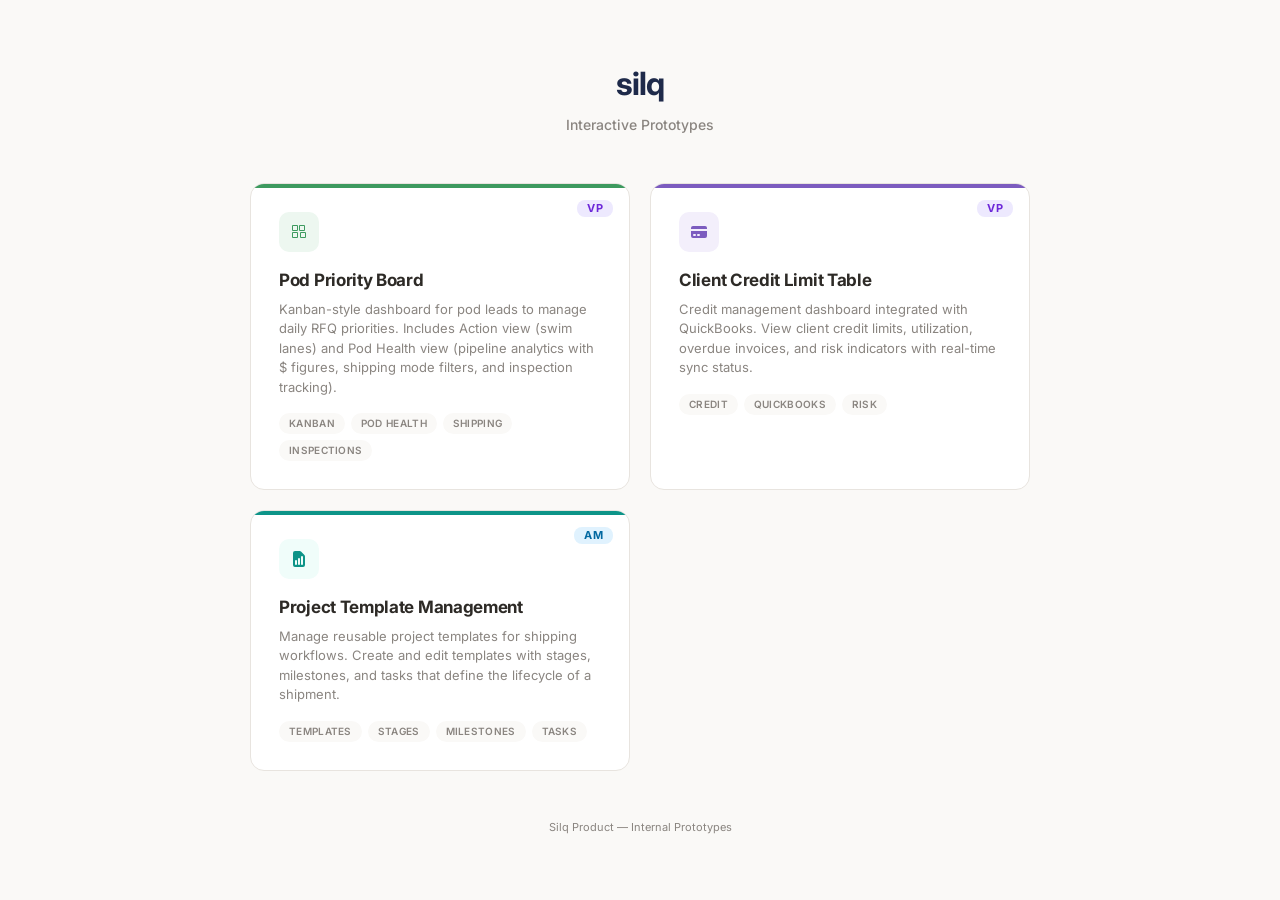
<file: index.html>
<!DOCTYPE html>
<html lang="en">
<head>
  <meta charset="UTF-8" />
  <meta name="viewport" content="width=device-width, initial-scale=1.0" />
  <title>Silq — Prototypes</title>
  <link rel="preconnect" href="https://fonts.googleapis.com" />
  <link rel="preconnect" href="https://fonts.gstatic.com" crossorigin />
  <link href="https://fonts.googleapis.com/css2?family=Inter:wght@400;500;600;700&display=swap" rel="stylesheet" />
  <style>
    :root {
      --bg: #faf9f7;
      --card: #ffffff;
      --primary: #c8842e;
      --primary-light: #fdf4e8;
      --text: #2d2a26;
      --text-secondary: #8a8580;
      --border: #e8e4df;
      --green: #3d9a5f;
      --green-bg: #edf7f0;
      --blue: #2563eb;
      --blue-bg: #eff6ff;
      --purple: #7c5cbf;
      --purple-bg: #f3effb;
      --teal: #0d9488;
      --teal-bg: #f0fdfa;
    }

    * { margin: 0; padding: 0; box-sizing: border-box; }

    body {
      font-family: 'Inter', -apple-system, BlinkMacSystemFont, 'Segoe UI', sans-serif;
      background: var(--bg);
      color: var(--text);
      line-height: 1.5;
      min-height: 100vh;
      display: flex;
      flex-direction: column;
      align-items: center;
      padding: 60px 24px 40px;
    }

    .logo {
      font-size: 32px;
      font-weight: 700;
      color: #1e2a4a;
      letter-spacing: -1px;
      margin-bottom: 6px;
    }

    .subtitle {
      font-size: 14px;
      color: var(--text-secondary);
      font-weight: 500;
      margin-bottom: 48px;
    }

    .cards {
      display: grid;
      grid-template-columns: repeat(auto-fit, minmax(340px, 1fr));
      gap: 20px;
      max-width: 780px;
      width: 100%;
    }

    .proto-card {
      background: var(--card);
      border: 1px solid var(--border);
      border-radius: 14px;
      padding: 28px;
      text-decoration: none;
      color: inherit;
      transition: all 0.2s;
      position: relative;
      overflow: hidden;
    }

    .proto-card::before {
      content: "";
      position: absolute;
      top: 0; left: 0; right: 0;
      height: 4px;
    }

    .proto-card:hover {
      border-color: var(--primary);
      box-shadow: 0 4px 20px rgba(200,132,46,0.12);
      transform: translateY(-2px);
    }

    .proto-card .card-icon {
      width: 40px;
      height: 40px;
      border-radius: 10px;
      display: flex;
      align-items: center;
      justify-content: center;
      margin-bottom: 16px;
    }

    .proto-card .card-icon svg {
      width: 20px;
      height: 20px;
    }

    .card-pod .card-icon { background: var(--green-bg); color: var(--green); }
    .card-pod::before { background: var(--green); }

    .card-credit .card-icon { background: var(--purple-bg); color: var(--purple); }
    .card-credit::before { background: var(--purple); }

    .card-pt .card-icon { background: var(--teal-bg); color: var(--teal); }
    .card-pt::before { background: var(--teal); }

    .proto-card h2 {
      font-size: 17px;
      font-weight: 700;
      margin-bottom: 6px;
      letter-spacing: -0.3px;
    }

    .proto-card p {
      font-size: 13px;
      color: var(--text-secondary);
      line-height: 1.5;
      margin-bottom: 16px;
    }

    .card-tags {
      display: flex;
      gap: 6px;
      flex-wrap: wrap;
    }

    .tag {
      font-size: 10px;
      font-weight: 600;
      padding: 3px 10px;
      border-radius: 12px;
      background: var(--bg);
      color: var(--text-secondary);
      text-transform: uppercase;
      letter-spacing: 0.3px;
    }

    .card-arrow {
      position: absolute;
      top: 28px;
      right: 24px;
      width: 24px;
      height: 24px;
      border-radius: 6px;
      background: var(--bg);
      display: flex;
      align-items: center;
      justify-content: center;
      opacity: 0;
      transition: opacity 0.2s;
    }

    .card-arrow svg { width: 12px; height: 12px; color: var(--primary); }
    .proto-card:hover .card-arrow { opacity: 1; }

    .owner-tag {
      position: absolute;
      top: 16px;
      right: 16px;
      font-size: 11px;
      font-weight: 700;
      padding: 3px 10px;
      border-radius: 8px;
      letter-spacing: 0.5px;
      line-height: 1;
    }

    .owner-vp { background: #ede9fe; color: #6d28d9; }
    .owner-am { background: #e0f2fe; color: #0369a1; }

    .footer {
      margin-top: 48px;
      font-size: 11px;
      color: var(--text-secondary);
      text-align: center;
    }

    @media (max-width: 600px) {
      .cards { grid-template-columns: 1fr; }
      body { padding: 40px 16px 32px; }
    }
  </style>
</head>
<body>

  <div class="logo">silq</div>
  <div class="subtitle">Interactive Prototypes</div>

  <div class="cards">
    <a class="proto-card card-pod" href="pod-priority-board.html">
      <span class="owner-tag owner-vp">VP</span>
      <span class="card-arrow"><svg viewBox="0 0 16 16" fill="currentColor"><path fill-rule="evenodd" d="M1 8a.5.5 0 01.5-.5h11.793l-3.147-3.146a.5.5 0 01.708-.708l4 4a.5.5 0 010 .708l-4 4a.5.5 0 01-.708-.708L13.293 8.5H1.5A.5.5 0 011 8z"/></svg></span>
      <div class="card-icon">
        <svg viewBox="0 0 20 20" fill="currentColor"><path fill-rule="evenodd" d="M3 4a1 1 0 011-1h4a1 1 0 011 1v4a1 1 0 01-1 1H4a1 1 0 01-1-1V4zm1 0v4h4V4H4zm7-1a1 1 0 00-1 1v4a1 1 0 001 1h4a1 1 0 001-1V4a1 1 0 00-1-1h-4zm0 1h4v4h-4V4zM3 11a1 1 0 011-1h4a1 1 0 011 1v4a1 1 0 01-1 1H4a1 1 0 01-1-1v-4zm1 0v4h4v-4H4zm8-1a1 1 0 00-1 1v4a1 1 0 001 1h4a1 1 0 001-1v-4a1 1 0 00-1-1h-4zm0 1h4v4h-4v-4z" clip-rule="evenodd"/></svg>
      </div>
      <h2>Pod Priority Board</h2>
      <p>Kanban-style dashboard for pod leads to manage daily RFQ priorities. Includes Action view (swim lanes) and Pod Health view (pipeline analytics with $ figures, shipping mode filters, and inspection tracking).</p>
      <div class="card-tags">
        <span class="tag">Kanban</span>
        <span class="tag">Pod Health</span>
        <span class="tag">Shipping</span>
        <span class="tag">Inspections</span>
      </div>
    </a>

    <a class="proto-card card-credit" href="credit-limit-table.html">
      <span class="owner-tag owner-vp">VP</span>
      <span class="card-arrow"><svg viewBox="0 0 16 16" fill="currentColor"><path fill-rule="evenodd" d="M1 8a.5.5 0 01.5-.5h11.793l-3.147-3.146a.5.5 0 01.708-.708l4 4a.5.5 0 010 .708l-4 4a.5.5 0 01-.708-.708L13.293 8.5H1.5A.5.5 0 011 8z"/></svg></span>
      <div class="card-icon">
        <svg viewBox="0 0 20 20" fill="currentColor"><path d="M4 4a2 2 0 00-2 2v1h16V6a2 2 0 00-2-2H4z"/><path fill-rule="evenodd" d="M18 9H2v5a2 2 0 002 2h12a2 2 0 002-2V9zM4 13a1 1 0 011-1h1a1 1 0 110 2H5a1 1 0 01-1-1zm5-1a1 1 0 100 2h1a1 1 0 100-2H9z" clip-rule="evenodd"/></svg>
      </div>
      <h2>Client Credit Limit Table</h2>
      <p>Credit management dashboard integrated with QuickBooks. View client credit limits, utilization, overdue invoices, and risk indicators with real-time sync status.</p>
      <div class="card-tags">
        <span class="tag">Credit</span>
        <span class="tag">QuickBooks</span>
        <span class="tag">Risk</span>
      </div>
    </a>

    <a class="proto-card card-pt" href="project-template-mockups/index.html">
      <span class="owner-tag owner-am">AM</span>
      <span class="card-arrow"><svg viewBox="0 0 16 16" fill="currentColor"><path fill-rule="evenodd" d="M1 8a.5.5 0 01.5-.5h11.793l-3.147-3.146a.5.5 0 01.708-.708l4 4a.5.5 0 010 .708l-4 4a.5.5 0 01-.708-.708L13.293 8.5H1.5A.5.5 0 011 8z"/></svg></span>
      <div class="card-icon">
        <svg viewBox="0 0 20 20" fill="currentColor"><path fill-rule="evenodd" d="M6 2a2 2 0 00-2 2v12a2 2 0 002 2h8a2 2 0 002-2V7.414A2 2 0 0015.414 6L12 2.586A2 2 0 0010.586 2H6zm2 10a1 1 0 10-2 0v3a1 1 0 102 0v-3zm2-3a1 1 0 011 1v5a1 1 0 11-2 0v-5a1 1 0 011-1zm4-1a1 1 0 10-2 0v7a1 1 0 102 0V8z" clip-rule="evenodd"/></svg>
      </div>
      <h2>Project Template Management</h2>
      <p>Manage reusable project templates for shipping workflows. Create and edit templates with stages, milestones, and tasks that define the lifecycle of a shipment.</p>
      <div class="card-tags">
        <span class="tag">Templates</span>
        <span class="tag">Stages</span>
        <span class="tag">Milestones</span>
        <span class="tag">Tasks</span>
      </div>
    </a>
  </div>

  <div class="footer">Silq Product &mdash; Internal Prototypes</div>

</body>
</html>
</file>
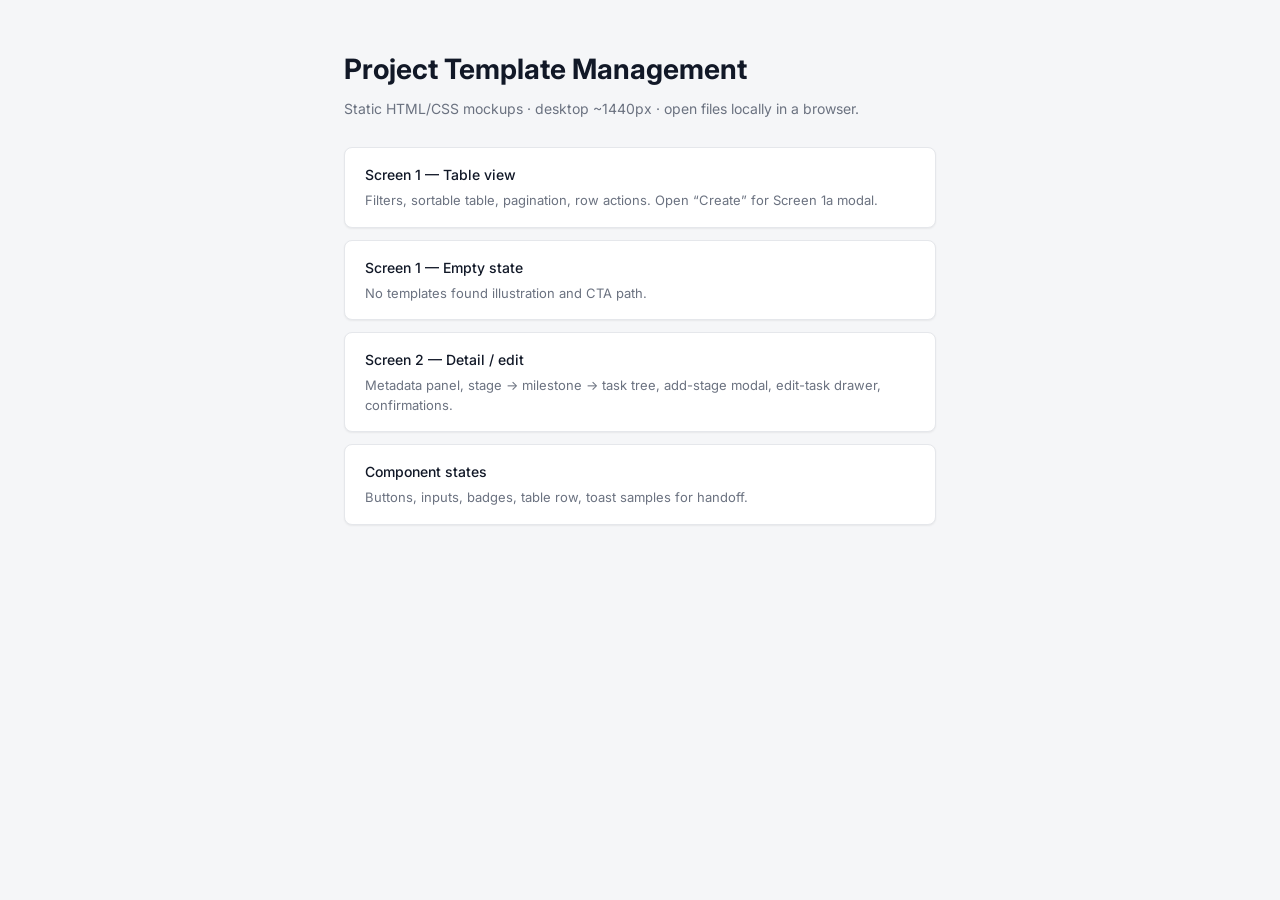
<file: project-template-mockups/index.html>
<!DOCTYPE html>
<html lang="en">
  <head>
    <meta charset="UTF-8" />
    <meta name="viewport" content="width=device-width, initial-scale=1.0" />
    <title>Project Template Mockups</title>
    <link rel="preconnect" href="https://fonts.googleapis.com" />
    <link rel="preconnect" href="https://fonts.gstatic.com" crossorigin />
    <link
      href="https://fonts.googleapis.com/css2?family=Inter:wght@400;500;600;700&display=swap"
      rel="stylesheet"
    />
    <link rel="stylesheet" href="css/mockups.css" />
    <style>
      .hub {
        max-width: 640px;
        margin: 0 auto;
        padding: 48px 24px 120px;
      }
      .hub h1 {
        font-size: 28px;
        margin: 0 0 8px;
      }
      .hub p {
        color: var(--text-muted);
        margin: 0 0 28px;
      }
      .hub ul {
        list-style: none;
        padding: 0;
        margin: 0;
      }
      .hub li {
        margin-bottom: 12px;
      }
      .hub a.tile {
        display: block;
        padding: 16px 20px;
        border: 1px solid var(--border);
        border-radius: var(--radius);
        background: var(--surface);
        box-shadow: var(--shadow-card);
        color: var(--text);
        text-decoration: none;
        font-weight: 500;
      }
      .hub a.tile:hover {
        border-color: var(--brand);
        color: var(--brand);
      }
      .hub a.tile small {
        display: block;
        margin-top: 6px;
        font-weight: 400;
        color: var(--text-muted);
        font-size: 13px;
      }
    </style>
  </head>
  <body style="background: var(--page-bg)">
    <div class="hub">
      <h1>Project Template Management</h1>
      <p>Static HTML/CSS mockups · desktop ~1440px · open files locally in a browser.</p>
      <ul>
        <li>
          <a class="tile" href="list.html">
            Screen 1 — Table view
            <small>Filters, sortable table, pagination, row actions. Open “Create” for Screen 1a modal.</small>
          </a>
        </li>
        <li>
          <a class="tile" href="list-empty.html">
            Screen 1 — Empty state
            <small>No templates found illustration and CTA path.</small>
          </a>
        </li>
        <li>
          <a class="tile" href="detail.html">
            Screen 2 — Detail / edit
            <small>Metadata panel, stage → milestone → task tree, add-stage modal, edit-task drawer, confirmations.</small>
          </a>
        </li>
        <li>
          <a class="tile" href="states.html">
            Component states
            <small>Buttons, inputs, badges, table row, toast samples for handoff.</small>
          </a>
        </li>
      </ul>
    </div>
  </body>
</html>
</file>
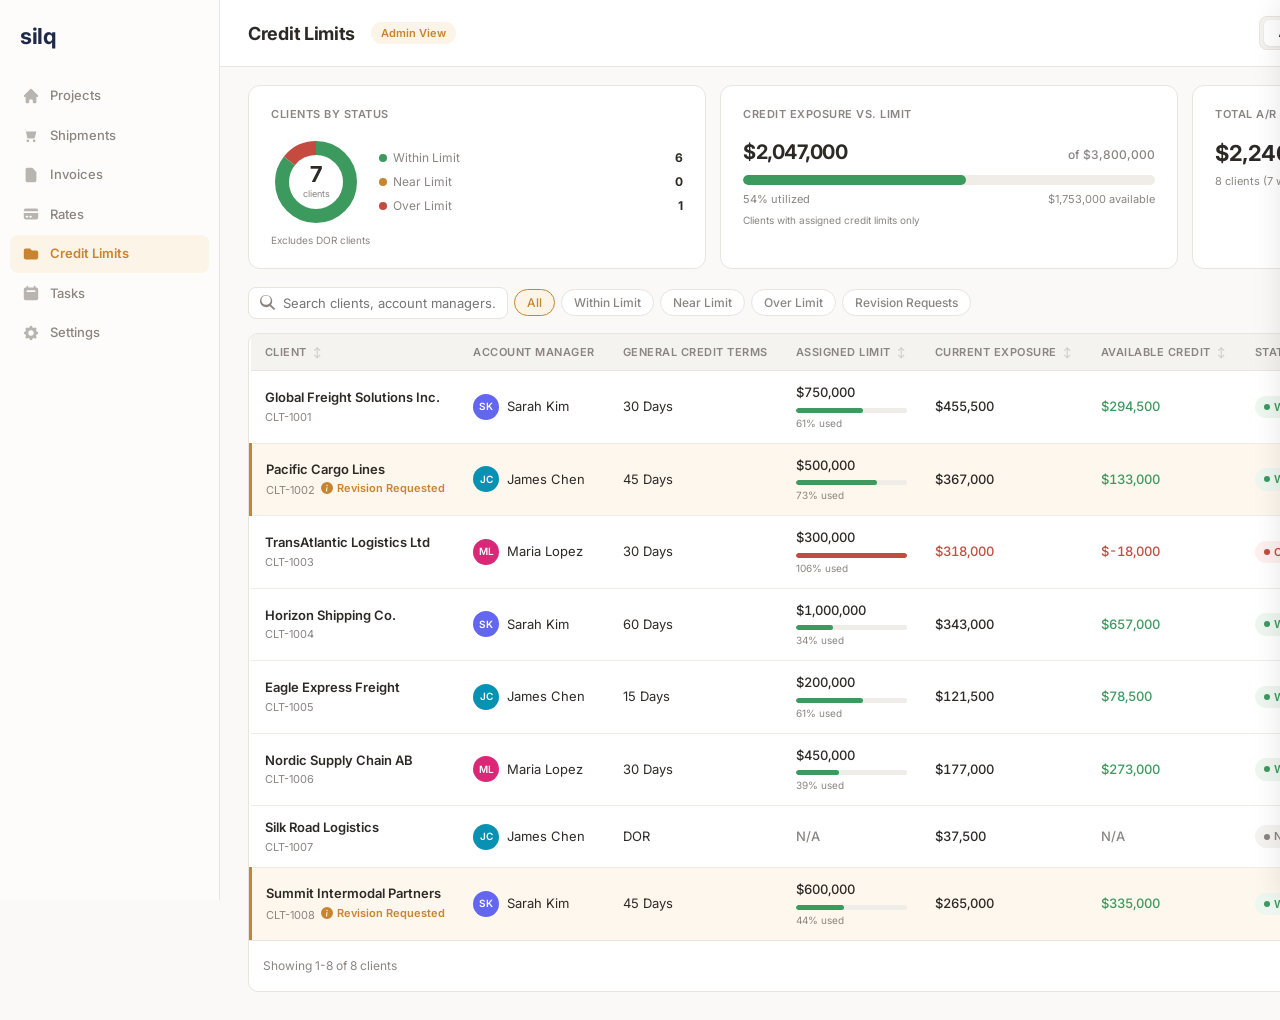
<file: credit-limit-table.html>
<!DOCTYPE html>
<html lang="en">
<head>
<meta charset="UTF-8">
<meta name="viewport" content="width=device-width, initial-scale=1.0">
<title>Silq — Client Credit Limit Management</title>
<link href="https://fonts.googleapis.com/css2?family=Inter:wght@400;500;600;700&display=swap" rel="stylesheet">
<style>
  :root {
    --bg: #faf9f7;
    --card: #ffffff;
    --primary: #c8842e;
    --primary-dark: #a86b1d;
    --primary-light: #fdf4e8;
    --primary-lighter: #fef9f1;
    --text: #2d2a26;
    --text-secondary: #8a8580;
    --border: #e8e4df;
    --border-light: #f0ece7;
    --green: #3d9a5f;
    --green-bg: #edf7f0;
    --yellow: #c8842e;
    --yellow-bg: #fdf4e8;
    --red: #c44b3f;
    --red-bg: #fdf0ee;
    --gray-bg: #f5f3f0;
    --orange: #d4722a;
    --orange-bg: #fdf2e9;
    --sidebar-bg: #fefcfa;
    --sidebar-active: #fdf4e8;
    --purple: #7c5cbf;
    --purple-bg: #f3effb;
    --revision-row: #fef7ee;
    --revision-border: #f0d9b5;
  }

  * { margin: 0; padding: 0; box-sizing: border-box; }

  body {
    font-family: 'Inter', -apple-system, BlinkMacSystemFont, 'Segoe UI', sans-serif;
    background: var(--bg);
    color: var(--text);
    line-height: 1.5;
    display: flex;
    min-height: 100vh;
  }

  /* Sidebar */
  .sidebar {
    width: 220px;
    background: var(--sidebar-bg);
    border-right: 1px solid var(--border);
    display: flex;
    flex-direction: column;
    flex-shrink: 0;
    position: fixed;
    top: 0;
    left: 0;
    bottom: 0;
    z-index: 50;
  }

  .sidebar-logo {
    padding: 20px 20px 24px;
    display: flex;
    align-items: center;
    gap: 10px;
  }

  .silq-logo {
    display: flex;
    align-items: center;
    gap: 8px;
  }

  .silq-logo svg { width: 36px; height: 20px; }

  .silq-logo-text {
    font-size: 22px;
    font-weight: 700;
    color: #1e2a4a;
    letter-spacing: -0.5px;
  }

  .sidebar-nav {
    display: flex;
    flex-direction: column;
    gap: 2px;
    padding: 0 10px;
    flex: 1;
  }

  .nav-item {
    display: flex;
    align-items: center;
    gap: 10px;
    padding: 9px 12px;
    border-radius: 8px;
    font-size: 13px;
    font-weight: 500;
    color: var(--text-secondary);
    cursor: pointer;
    transition: all 0.12s;
    text-decoration: none;
  }

  .nav-item:hover { background: var(--gray-bg); color: var(--text); }

  .nav-item.active {
    background: var(--sidebar-active);
    color: var(--primary);
    font-weight: 600;
  }

  .nav-item svg { width: 18px; height: 18px; flex-shrink: 0; opacity: 0.6; }
  .nav-item.active svg { opacity: 1; }

  .nav-badge {
    margin-left: auto;
    font-size: 10px;
    font-weight: 600;
    padding: 2px 7px;
    border-radius: 10px;
    background: var(--primary);
    color: #fff;
  }

  /* Main content */
  .main {
    flex: 1;
    margin-left: 220px;
    display: flex;
    flex-direction: column;
    min-height: 100vh;
  }

  .app-header {
    background: var(--card);
    border-bottom: 1px solid var(--border);
    padding: 16px 28px;
    display: flex;
    align-items: center;
    justify-content: space-between;
  }

  .header-left { display: flex; align-items: center; gap: 16px; }

  .app-header h1 {
    font-size: 18px;
    font-weight: 700;
    color: var(--text);
    letter-spacing: -0.3px;
  }

  .header-view-badge {
    font-size: 11px;
    font-weight: 600;
    padding: 3px 10px;
    border-radius: 12px;
  }

  .header-actions {
    display: flex;
    gap: 10px;
    align-items: center;
  }

  /* Toggle switch */
  .view-toggle {
    display: flex;
    align-items: center;
    gap: 8px;
    background: var(--gray-bg);
    border: 1px solid var(--border);
    border-radius: 8px;
    padding: 3px 4px;
  }

  .toggle-option {
    padding: 6px 14px;
    border-radius: 6px;
    font-size: 12px;
    font-weight: 500;
    cursor: pointer;
    color: var(--text-secondary);
    transition: all 0.15s;
    border: none;
    background: transparent;
  }

  .toggle-option.active {
    background: var(--card);
    color: var(--text);
    box-shadow: 0 1px 3px rgba(0,0,0,0.08);
    font-weight: 600;
  }

  .btn {
    padding: 7px 14px;
    border-radius: 8px;
    font-size: 13px;
    font-weight: 500;
    cursor: pointer;
    border: 1px solid var(--border);
    background: var(--card);
    color: var(--text);
    transition: all 0.15s;
    font-family: inherit;
  }

  .btn:hover { background: var(--gray-bg); }

  .btn-primary {
    background: var(--primary);
    color: #fff;
    border-color: var(--primary);
  }

  .btn-primary:hover { background: var(--primary-dark); }

  /* Client view header */
  .client-header {
    display: none;
    background: var(--card);
    border-bottom: 1px solid var(--border);
    padding: 20px 28px;
  }

  .client-header.visible { display: block; }

  .client-header-inner {
    display: flex;
    align-items: center;
    justify-content: space-between;
  }

  .client-info {
    display: flex;
    align-items: center;
    gap: 16px;
  }

  .client-avatar-lg {
    width: 48px;
    height: 48px;
    border-radius: 12px;
    display: flex;
    align-items: center;
    justify-content: center;
    font-size: 18px;
    font-weight: 700;
    color: #fff;
    background: var(--primary);
  }

  .client-meta h2 { font-size: 16px; font-weight: 600; }
  .client-meta p { font-size: 12px; color: var(--text-secondary); }

  /* Summary bar */
  .summary-bar {
    display: grid;
    grid-template-columns: repeat(5, 1fr);
    gap: 14px;
    padding: 18px 28px;
  }

  .summary-card {
    background: var(--card);
    border: 1px solid var(--border);
    border-radius: 10px;
    padding: 14px 18px;
  }

  .summary-card .label {
    font-size: 11px;
    color: var(--text-secondary);
    text-transform: uppercase;
    letter-spacing: 0.5px;
    font-weight: 600;
  }

  .summary-card .value {
    font-size: 22px;
    font-weight: 700;
    margin-top: 4px;
    letter-spacing: -0.5px;
  }

  .summary-card .detail {
    font-size: 11px;
    color: var(--text-secondary);
    margin-top: 2px;
  }

  /* Admin summary cards */
  .admin-summary-bar {
    display: grid;
    grid-template-columns: repeat(3, 1fr);
    gap: 14px;
    padding: 18px 28px;
  }

  .admin-summary-card {
    background: var(--card);
    border: 1px solid var(--border);
    border-radius: 12px;
    padding: 20px 22px;
  }

  .admin-summary-card .card-title {
    font-size: 11px;
    color: var(--text-secondary);
    text-transform: uppercase;
    letter-spacing: 0.5px;
    font-weight: 600;
    margin-bottom: 14px;
  }

  .admin-summary-card .card-subtitle {
    font-size: 10px;
    color: var(--text-secondary);
    margin-top: 6px;
  }

  .admin-pie-row {
    display: flex;
    align-items: center;
    gap: 18px;
  }

  .admin-pie-wrapper {
    position: relative;
    width: 90px;
    height: 90px;
    flex-shrink: 0;
  }

  .admin-pie-wrapper canvas { width: 90px; height: 90px; }

  .admin-pie-center {
    position: absolute;
    top: 50%;
    left: 50%;
    transform: translate(-50%, -50%);
    text-align: center;
  }

  .admin-pie-center .pie-num {
    font-size: 22px;
    font-weight: 700;
    color: var(--text);
    line-height: 1;
  }

  .admin-pie-center .pie-sub {
    font-size: 9px;
    color: var(--text-secondary);
    margin-top: 2px;
  }

  .admin-pie-legend {
    display: flex;
    flex-direction: column;
    gap: 6px;
    flex: 1;
  }

  .admin-pie-legend-item {
    display: flex;
    align-items: center;
    justify-content: space-between;
    font-size: 12px;
  }

  .admin-pie-legend-item .legend-left {
    display: flex;
    align-items: center;
    gap: 6px;
  }

  .admin-pie-legend-item .legend-dot {
    width: 8px;
    height: 8px;
    border-radius: 50%;
    flex-shrink: 0;
  }

  .admin-pie-legend-item .legend-label { color: var(--text-secondary); }
  .admin-pie-legend-item .legend-count { font-weight: 700; color: var(--text); }

  .exposure-progress-wrap { margin-top: 2px; }

  .exposure-progress-header {
    display: flex;
    justify-content: space-between;
    align-items: baseline;
    margin-bottom: 8px;
  }

  .exposure-progress-header .exp-value {
    font-size: 20px;
    font-weight: 700;
    color: var(--text);
    letter-spacing: -0.5px;
  }

  .exposure-progress-header .exp-of {
    font-size: 12px;
    color: var(--text-secondary);
    font-weight: 500;
  }

  .exposure-progress-track {
    height: 10px;
    background: var(--border-light);
    border-radius: 6px;
    overflow: hidden;
  }

  .exposure-progress-fill {
    height: 100%;
    border-radius: 6px;
    transition: width 0.4s ease;
  }

  .exposure-progress-footer {
    display: flex;
    justify-content: space-between;
    margin-top: 6px;
    font-size: 11px;
    color: var(--text-secondary);
  }

  .ar-value-display {
    margin-top: 2px;
  }

  .ar-value-display .ar-amount {
    font-size: 22px;
    font-weight: 700;
    color: var(--text);
    letter-spacing: -0.5px;
  }

  .ar-value-display .ar-detail {
    font-size: 11px;
    color: var(--text-secondary);
    margin-top: 4px;
    line-height: 1.4;
  }

  /* Toolbar */
  .toolbar {
    padding: 0 28px 14px;
    display: flex;
    align-items: center;
    justify-content: space-between;
    gap: 12px;
  }

  .toolbar-left {
    display: flex;
    gap: 6px;
    align-items: center;
  }

  .search-input {
    padding: 7px 12px 7px 34px;
    border: 1px solid var(--border);
    border-radius: 8px;
    font-size: 13px;
    font-family: inherit;
    width: 260px;
    background: var(--card) url("data:image/svg+xml,%3Csvg xmlns='http://www.w3.org/2000/svg' width='15' height='15' fill='%238a8580' viewBox='0 0 16 16'%3E%3Cpath d='M11.742 10.344a6.5 6.5 0 1 0-1.397 1.398h-.001l3.85 3.85a1 1 0 0 0 1.415-1.414l-3.85-3.85zm-5.242.156a5 5 0 1 1 0-10 5 5 0 0 1 0 10z'/%3E%3C/svg%3E") 11px center no-repeat;
    outline: none;
    transition: border-color 0.15s;
  }

  .search-input:focus { border-color: var(--primary); }

  .filter-chip {
    padding: 5px 12px;
    border: 1px solid var(--border);
    border-radius: 20px;
    font-size: 12px;
    font-weight: 500;
    cursor: pointer;
    background: var(--card);
    color: var(--text-secondary);
    transition: all 0.15s;
    font-family: inherit;
  }

  .filter-chip:hover, .filter-chip.active {
    border-color: var(--primary);
    color: var(--primary);
    background: var(--primary-light);
  }

  .sync-label {
    font-size: 11px;
    color: var(--text-secondary);
  }

  /* Table */
  .table-wrapper { padding: 0 28px 28px; }

  .table-container {
    background: var(--card);
    border: 1px solid var(--border);
    border-radius: 10px;
    overflow: hidden;
  }

  .table-scroll { overflow-x: auto; }

  table {
    width: 100%;
    border-collapse: collapse;
    min-width: 1200px;
  }

  thead th {
    background: var(--gray-bg);
    padding: 10px 14px;
    font-size: 11px;
    font-weight: 600;
    text-transform: uppercase;
    letter-spacing: 0.5px;
    color: var(--text-secondary);
    text-align: left;
    border-bottom: 1px solid var(--border);
    white-space: nowrap;
    position: sticky;
    top: 0;
  }

  thead th .sort-icon { cursor: pointer; opacity: 0.35; margin-left: 3px; font-size: 10px; }
  thead th:hover .sort-icon { opacity: 1; }

  tbody tr {
    border-bottom: 1px solid var(--border-light);
    transition: background 0.1s;
  }

  tbody tr:hover { background: var(--primary-lighter); }
  tbody tr:last-child { border-bottom: none; }

  tbody tr.revision-request-row {
    background: var(--revision-row);
    border-left: 3px solid var(--primary);
  }

  tbody tr.revision-request-row:hover { background: #fdf0dd; }

  td {
    padding: 12px 14px;
    font-size: 13px;
    vertical-align: middle;
    white-space: nowrap;
  }

  .client-cell { display: flex; flex-direction: column; gap: 1px; }

  .client-name {
    font-weight: 600;
    color: var(--text);
    cursor: pointer;
  }

  .client-name:hover { color: var(--primary); }

  .client-id { font-size: 11px; color: var(--text-secondary); }

  .am-cell { display: flex; align-items: center; gap: 8px; }

  .avatar {
    width: 26px;
    height: 26px;
    border-radius: 50%;
    display: flex;
    align-items: center;
    justify-content: center;
    font-size: 10px;
    font-weight: 600;
    color: #fff;
    flex-shrink: 0;
  }

  .money { font-variant-numeric: tabular-nums; font-weight: 500; }
  .money.positive { color: var(--green); }
  .money.negative { color: var(--red); }

  .badge {
    display: inline-flex;
    align-items: center;
    gap: 4px;
    padding: 3px 9px;
    border-radius: 20px;
    font-size: 11px;
    font-weight: 600;
    white-space: nowrap;
  }

  .badge-green { background: var(--green-bg); color: var(--green); }
  .badge-yellow { background: var(--yellow-bg); color: var(--yellow); }
  .badge-red { background: var(--red-bg); color: var(--red); }
  .badge-gray { background: var(--gray-bg); color: var(--text-secondary); }
  .badge-orange { background: var(--orange-bg); color: var(--orange); }
  .badge-purple { background: var(--purple-bg); color: var(--purple); }

  .badge-dot {
    width: 6px; height: 6px; border-radius: 50%; display: inline-block;
  }

  .badge-green .badge-dot { background: var(--green); }
  .badge-yellow .badge-dot { background: var(--yellow); }
  .badge-red .badge-dot { background: var(--red); }
  .badge-gray .badge-dot { background: var(--text-secondary); }
  .badge-orange .badge-dot { background: var(--orange); }
  .badge-purple .badge-dot { background: var(--purple); }

  .credit-terms { max-width: 140px; overflow: hidden; text-overflow: ellipsis; }

  .progress-bar-container { display: flex; flex-direction: column; gap: 3px; min-width: 110px; }

  .progress-bar {
    height: 5px;
    background: var(--border-light);
    border-radius: 3px;
    overflow: hidden;
  }

  .progress-fill { height: 100%; border-radius: 3px; transition: width 0.3s; }

  .progress-label { font-size: 10px; color: var(--text-secondary); }

  .actions-cell { display: flex; gap: 4px; }

  .icon-btn {
    width: 28px; height: 28px;
    border: 1px solid var(--border);
    border-radius: 6px;
    background: var(--card);
    cursor: pointer;
    display: flex;
    align-items: center;
    justify-content: center;
    transition: all 0.15s;
    color: var(--text-secondary);
  }

  .icon-btn:hover {
    background: var(--primary-light);
    border-color: var(--primary);
    color: var(--primary);
  }

  .table-footer {
    padding: 10px 14px;
    display: flex;
    align-items: center;
    justify-content: space-between;
    border-top: 1px solid var(--border);
    font-size: 12px;
    color: var(--text-secondary);
  }

  .pagination { display: flex; gap: 4px; align-items: center; }

  .page-btn {
    width: 30px; height: 30px;
    border: 1px solid var(--border);
    border-radius: 6px;
    background: var(--card);
    cursor: pointer;
    font-size: 12px;
    display: flex;
    align-items: center;
    justify-content: center;
    transition: all 0.15s;
    font-family: inherit;
  }

  .page-btn:hover { background: var(--gray-bg); }
  .page-btn.active { background: var(--primary); color: #fff; border-color: var(--primary); }

  .revision-indicator {
    display: inline-flex;
    align-items: center;
    gap: 4px;
    font-size: 11px;
    font-weight: 600;
    color: var(--primary);
    margin-left: 6px;
  }

  /* Modal */
  .modal-overlay {
    display: none; position: fixed; inset: 0;
    background: rgba(45,42,38,0.35);
    z-index: 1000;
    align-items: center;
    justify-content: center;
  }

  .modal-overlay.open { display: flex; }

  .modal {
    background: var(--card);
    border-radius: 12px;
    width: 600px;
    max-height: 90vh;
    overflow-y: auto;
    box-shadow: 0 20px 60px rgba(0,0,0,0.12);
  }

  .modal-header {
    padding: 18px 22px 14px;
    border-bottom: 1px solid var(--border);
    display: flex;
    align-items: center;
    justify-content: space-between;
  }

  .modal-header h2 { font-size: 15px; font-weight: 600; }

  .modal-close {
    background: none; border: none; cursor: pointer;
    font-size: 18px; color: var(--text-secondary); line-height: 1; padding: 4px;
  }

  .modal-body { padding: 18px 22px; }

  .form-grid { display: grid; grid-template-columns: 1fr 1fr; gap: 14px; }

  .form-group { display: flex; flex-direction: column; gap: 4px; }
  .form-group.full-width { grid-column: 1 / -1; }

  .form-group label {
    font-size: 11px; font-weight: 600;
    color: var(--text-secondary);
    text-transform: uppercase;
    letter-spacing: 0.3px;
  }

  .form-group label .req { color: var(--red); margin-left: 2px; }

  .form-group input,
  .form-group select,
  .form-group textarea {
    padding: 7px 11px;
    border: 1px solid var(--border);
    border-radius: 8px;
    font-size: 13px;
    outline: none;
    font-family: inherit;
    transition: border-color 0.15s;
    background: var(--card);
  }

  .form-group input:focus,
  .form-group select:focus,
  .form-group textarea:focus { border-color: var(--primary); }

  .form-group textarea { resize: vertical; min-height: 56px; }

  .modal-footer {
    padding: 14px 22px;
    border-top: 1px solid var(--border);
    display: flex;
    justify-content: flex-end;
    gap: 8px;
  }

  /* Detail panel */
  .detail-panel-overlay {
    display: none; position: fixed; inset: 0;
    background: rgba(45,42,38,0.25); z-index: 900;
  }

  .detail-panel-overlay.open { display: block; }

  .detail-panel {
    position: fixed; top: 0; right: -520px;
    width: 520px; height: 100vh;
    background: var(--card);
    box-shadow: -4px 0 24px rgba(0,0,0,0.08);
    z-index: 901;
    transition: right 0.25s ease;
    overflow-y: auto;
  }

  .detail-panel.open { right: 0; }

  .detail-header {
    padding: 18px 22px;
    border-bottom: 1px solid var(--border);
    display: flex;
    align-items: flex-start;
    justify-content: space-between;
  }

  .detail-section {
    padding: 14px 22px;
    border-bottom: 1px solid var(--border);
  }

  .detail-section h3 {
    font-size: 11px; font-weight: 600;
    text-transform: uppercase;
    letter-spacing: 0.5px;
    color: var(--text-secondary);
    margin-bottom: 10px;
  }

  .detail-row {
    display: flex;
    justify-content: space-between;
    padding: 5px 0;
    font-size: 13px;
  }

  .detail-row .label { color: var(--text-secondary); }
  .detail-row .value { font-weight: 500; text-align: right; }

  .formula-box {
    background: var(--gray-bg);
    border-radius: 8px;
    padding: 10px 14px;
    font-size: 11px;
    font-family: 'SF Mono', 'Fira Code', 'Consolas', monospace;
    line-height: 1.8;
    color: var(--text-secondary);
    margin-top: 8px;
  }

  .formula-box .highlight { color: var(--text); font-weight: 600; }

  .revision-timeline { display: flex; flex-direction: column; gap: 10px; margin-top: 6px; }

  .revision-item { display: flex; gap: 10px; font-size: 12px; }

  .revision-dot {
    width: 8px; height: 8px; border-radius: 50%;
    background: var(--primary); margin-top: 5px; flex-shrink: 0;
  }

  .revision-content { flex: 1; }
  .revision-date { color: var(--text-secondary); }
  .revision-detail { color: var(--text); margin-top: 1px; }

  .doc-chip {
    display: inline-flex;
    align-items: center;
    gap: 4px;
    padding: 6px 10px;
    background: var(--gray-bg);
    border-radius: 6px;
    font-size: 12px;
    color: var(--text-secondary);
    cursor: pointer;
    transition: all 0.15s;
    text-decoration: none;
  }

  .doc-chip:hover { background: var(--primary-light); color: var(--primary); }
  .doc-chip svg { width: 12px; height: 12px; flex-shrink: 0; }

  .tooltip { position: relative; }

  .tooltip::after {
    content: attr(data-tooltip);
    position: absolute;
    bottom: calc(100% + 6px);
    left: 50%;
    transform: translateX(-50%);
    background: var(--text);
    color: #fff;
    padding: 4px 9px;
    border-radius: 6px;
    font-size: 10px;
    white-space: nowrap;
    pointer-events: none;
    opacity: 0;
    transition: opacity 0.15s;
    z-index: 100;
  }

  .tooltip:hover::after { opacity: 1; }

  .hidden { display: none !important; }

  /* Client dashboard (pie chart view) */
  .client-dashboard {
    display: none;
    padding: 0 28px 28px;
    gap: 24px;
  }

  .client-dashboard.visible {
    display: grid;
    grid-template-columns: 340px 1fr;
  }

  .pie-card {
    background: var(--card);
    border: 1px solid var(--border);
    border-radius: 12px;
    padding: 28px;
    display: flex;
    flex-direction: column;
    align-items: center;
  }

  .pie-card h3 {
    font-size: 13px;
    font-weight: 600;
    color: var(--text);
    margin-bottom: 20px;
  }

  .pie-wrapper {
    position: relative;
    width: 220px;
    height: 220px;
  }

  .pie-wrapper canvas {
    width: 220px;
    height: 220px;
  }

  .pie-center {
    position: absolute;
    top: 50%;
    left: 50%;
    transform: translate(-50%, -50%);
    text-align: center;
  }

  .pie-center .pie-pct {
    font-size: 32px;
    font-weight: 700;
    color: var(--text);
    line-height: 1;
  }

  .pie-center .pie-label {
    font-size: 11px;
    color: var(--text-secondary);
    margin-top: 4px;
  }

  .pie-legend {
    display: flex;
    gap: 24px;
    margin-top: 20px;
  }

  .pie-legend-item {
    display: flex;
    align-items: center;
    gap: 6px;
    font-size: 12px;
    color: var(--text-secondary);
  }

  .pie-legend-dot {
    width: 10px;
    height: 10px;
    border-radius: 50%;
    flex-shrink: 0;
  }

  .pie-legend-value {
    font-weight: 600;
    color: var(--text);
    display: block;
    font-size: 14px;
    margin-top: 2px;
  }

  .pie-drilldown-link {
    display: inline-flex;
    align-items: center;
    gap: 5px;
    margin-top: 16px;
    font-size: 12px;
    font-weight: 600;
    color: var(--primary);
    cursor: pointer;
    padding: 6px 14px;
    border-radius: 8px;
    border: 1px solid var(--primary);
    background: var(--primary-lighter);
    transition: all 0.15s;
  }

  .pie-drilldown-link:hover {
    background: var(--primary-light);
    box-shadow: 0 1px 4px rgba(200,132,46,0.15);
  }

  .pie-drilldown-link svg { width: 14px; height: 14px; }

  .pie-wrapper { cursor: pointer; }

  .nav-toast {
    position: fixed;
    bottom: 28px;
    left: 50%;
    transform: translateX(-50%) translateY(80px);
    background: var(--text);
    color: #fff;
    padding: 12px 24px;
    border-radius: 10px;
    font-size: 13px;
    font-weight: 500;
    z-index: 2000;
    display: flex;
    align-items: center;
    gap: 10px;
    opacity: 0;
    transition: all 0.3s ease;
    box-shadow: 0 8px 24px rgba(0,0,0,0.18);
    pointer-events: none;
  }

  .nav-toast.visible {
    opacity: 1;
    transform: translateX(-50%) translateY(0);
  }

  .nav-toast svg { width: 16px; height: 16px; flex-shrink: 0; }

  .nav-toast-icon {
    width: 28px;
    height: 28px;
    border-radius: 6px;
    background: rgba(255,255,255,0.15);
    display: flex;
    align-items: center;
    justify-content: center;
    flex-shrink: 0;
  }

  .client-actions-panel {
    display: flex;
    flex-direction: column;
    gap: 14px;
  }

  .client-action-card {
    background: var(--card);
    border: 1px solid var(--border);
    border-radius: 12px;
    padding: 20px 24px;
    display: flex;
    align-items: center;
    gap: 16px;
    cursor: pointer;
    transition: all 0.15s;
  }

  .client-action-card:hover {
    border-color: var(--primary);
    background: var(--primary-lighter);
  }

  .action-icon {
    width: 44px;
    height: 44px;
    border-radius: 10px;
    display: flex;
    align-items: center;
    justify-content: center;
    flex-shrink: 0;
  }

  .action-icon svg { width: 20px; height: 20px; }

  .action-content { flex: 1; }

  .action-content h4 {
    font-size: 14px;
    font-weight: 600;
    color: var(--text);
  }

  .action-content p {
    font-size: 12px;
    color: var(--text-secondary);
    margin-top: 2px;
  }

  .action-arrow {
    color: var(--text-secondary);
    font-size: 18px;
    transition: transform 0.15s;
  }

  .client-action-card:hover .action-arrow {
    transform: translateX(3px);
    color: var(--primary);
  }

  .exposure-breakdown-card {
    background: var(--card);
    border: 1px solid var(--border);
    border-radius: 12px;
    padding: 20px 24px;
  }

  .exposure-breakdown-card h3 {
    font-size: 12px;
    font-weight: 600;
    text-transform: uppercase;
    letter-spacing: 0.5px;
    color: var(--text-secondary);
    margin-bottom: 12px;
  }

  .ageing-popup-overlay {
    display: none;
    position: fixed;
    inset: 0;
    background: rgba(45,42,38,0.3);
    z-index: 1100;
    align-items: center;
    justify-content: center;
  }

  .ageing-popup-overlay.open { display: flex; }

  .ageing-popup {
    background: var(--card);
    border-radius: 12px;
    width: 520px;
    box-shadow: 0 20px 60px rgba(0,0,0,0.14);
    overflow: hidden;
  }

  .ageing-popup-header {
    padding: 16px 20px 12px;
    border-bottom: 1px solid var(--border);
    display: flex;
    align-items: center;
    justify-content: space-between;
  }

  .ageing-popup-header h3 {
    font-size: 14px;
    font-weight: 600;
  }

  .ageing-popup-body { padding: 16px 20px 20px; }

  .ageing-grid {
    display: grid;
    grid-template-columns: repeat(5, 1fr);
    gap: 10px;
  }

  .ageing-bucket {
    background: var(--gray-bg);
    border-radius: 8px;
    padding: 12px 10px;
    text-align: center;
    transition: all 0.15s;
    cursor: pointer;
  }

  .ageing-bucket:hover { background: var(--primary-lighter); }

  .ageing-bucket .bucket-label {
    font-size: 10px;
    font-weight: 600;
    text-transform: uppercase;
    letter-spacing: 0.3px;
    color: var(--text-secondary);
    margin-bottom: 6px;
  }

  .ageing-bucket .bucket-amount {
    font-size: 15px;
    font-weight: 700;
    color: var(--text);
    font-variant-numeric: tabular-nums;
  }

  .ageing-bucket .bucket-count {
    font-size: 10px;
    color: var(--text-secondary);
    margin-top: 3px;
  }

  .ageing-bucket.bucket-current { border-bottom: 3px solid var(--green); }
  .ageing-bucket.bucket-1-30 { border-bottom: 3px solid #60a5fa; }
  .ageing-bucket.bucket-31-60 { border-bottom: 3px solid var(--yellow); }
  .ageing-bucket.bucket-61-90 { border-bottom: 3px solid var(--orange); }
  .ageing-bucket.bucket-90plus { border-bottom: 3px solid var(--red); }

  .ageing-total-row {
    display: flex;
    justify-content: space-between;
    align-items: center;
    margin-top: 14px;
    padding-top: 12px;
    border-top: 1px solid var(--border);
    font-size: 13px;
    font-weight: 600;
  }

  .ageing-inline {
    margin: 8px 0 4px;
    padding: 10px 12px;
    background: var(--gray-bg);
    border-radius: 8px;
  }

  .ageing-inline-title {
    font-size: 10px;
    font-weight: 600;
    text-transform: uppercase;
    letter-spacing: 0.4px;
    color: var(--text-secondary);
    margin-bottom: 8px;
  }

  .ageing-inline-grid {
    display: grid;
    grid-template-columns: repeat(5, 1fr);
    gap: 6px;
  }

  .ageing-inline-bucket {
    background: var(--card);
    border-radius: 6px;
    padding: 8px 6px;
    text-align: center;
    border: 1px solid var(--border-light);
  }

  .ageing-inline-bucket .aib-label {
    font-size: 9px;
    font-weight: 600;
    text-transform: uppercase;
    letter-spacing: 0.3px;
    color: var(--text-secondary);
    margin-bottom: 3px;
  }

  .ageing-inline-bucket .aib-amount {
    font-size: 12px;
    font-weight: 700;
    color: var(--text);
    font-variant-numeric: tabular-nums;
  }

  .ageing-inline-bucket .aib-count {
    font-size: 9px;
    color: var(--text-secondary);
    margin-top: 2px;
  }

  .ageing-inline-bucket.aib-current { border-top: 2px solid var(--green); }
  .ageing-inline-bucket.aib-1-30 { border-top: 2px solid #60a5fa; }
  .ageing-inline-bucket.aib-31-60 { border-top: 2px solid var(--yellow); }
  .ageing-inline-bucket.aib-61-90 { border-top: 2px solid var(--orange); }
  .ageing-inline-bucket.aib-90plus { border-top: 2px solid var(--red); }

  @media (max-width: 1200px) {
    .summary-bar { grid-template-columns: repeat(3, 1fr); }
    .client-dashboard.visible { grid-template-columns: 1fr; }
  }
</style>
</head>
<body>

<!-- Sidebar -->
<nav class="sidebar">
  <div class="sidebar-logo">
    <div class="silq-logo">
      <span class="silq-logo-text">silq</span>
    </div>
  </div>
  <div class="sidebar-nav">
    <a class="nav-item" href="#">
      <svg viewBox="0 0 20 20" fill="currentColor"><path d="M10.707 2.293a1 1 0 00-1.414 0l-7 7a1 1 0 001.414 1.414L4 10.414V17a1 1 0 001 1h2a1 1 0 001-1v-2a1 1 0 011-1h2a1 1 0 011 1v2a1 1 0 001 1h2a1 1 0 001-1v-6.586l.293.293a1 1 0 001.414-1.414l-7-7z"/></svg>
      Projects
    </a>
    <a class="nav-item" href="#">
      <svg viewBox="0 0 20 20" fill="currentColor"><path d="M8 16.5a1.5 1.5 0 11-3 0 1.5 1.5 0 013 0zM15 16.5a1.5 1.5 0 11-3 0 1.5 1.5 0 013 0z"/><path d="M3 4h1l1.68 8.39A2 2 0 007.65 14h4.7a2 2 0 001.97-1.61L16 6H5"/></svg>
      Shipments
    </a>
    <a class="nav-item" href="#">
      <svg viewBox="0 0 20 20" fill="currentColor"><path fill-rule="evenodd" d="M4 4a2 2 0 012-2h4.586A2 2 0 0112 2.586L15.414 6A2 2 0 0116 7.414V16a2 2 0 01-2 2H6a2 2 0 01-2-2V4z" clip-rule="evenodd"/></svg>
      Invoices
    </a>
    <a class="nav-item" href="#">
      <svg viewBox="0 0 20 20" fill="currentColor"><path d="M4 4a2 2 0 00-2 2v1h16V6a2 2 0 00-2-2H4z"/><path fill-rule="evenodd" d="M18 9H2v5a2 2 0 002 2h12a2 2 0 002-2V9zM4 13a1 1 0 011-1h1a1 1 0 110 2H5a1 1 0 01-1-1zm5-1a1 1 0 100 2h1a1 1 0 100-2H9z" clip-rule="evenodd"/></svg>
      Rates
    </a>
    <a class="nav-item active" href="#">
      <svg viewBox="0 0 20 20" fill="currentColor"><path d="M4 4a2 2 0 00-2 2v8a2 2 0 002 2h12a2 2 0 002-2V8a2 2 0 00-2-2h-5L9 4H4z"/></svg>
      Credit Limits
    </a>
    <a class="nav-item" href="#">
      <svg viewBox="0 0 20 20" fill="currentColor"><path fill-rule="evenodd" d="M6 2a1 1 0 00-1 1v1H4a2 2 0 00-2 2v10a2 2 0 002 2h12a2 2 0 002-2V6a2 2 0 00-2-2h-1V3a1 1 0 10-2 0v1H7V3a1 1 0 00-1-1zm0 5a1 1 0 000 2h8a1 1 0 100-2H6z" clip-rule="evenodd"/></svg>
      Tasks
    </a>
    <a class="nav-item" href="#">
      <svg viewBox="0 0 20 20" fill="currentColor"><path fill-rule="evenodd" d="M11.49 3.17c-.38-1.56-2.6-1.56-2.98 0a1.532 1.532 0 01-2.286.948c-1.372-.836-2.942.734-2.106 2.106.54.886.061 2.042-.947 2.287-1.561.379-1.561 2.6 0 2.978a1.532 1.532 0 01.947 2.287c-.836 1.372.734 2.942 2.106 2.106a1.532 1.532 0 012.287.947c.379 1.561 2.6 1.561 2.978 0a1.533 1.533 0 012.287-.947c1.372.836 2.942-.734 2.106-2.106a1.533 1.533 0 01.947-2.287c1.561-.379 1.561-2.6 0-2.978a1.532 1.532 0 01-.947-2.287c.836-1.372-.734-2.942-2.106-2.106a1.532 1.532 0 01-2.287-.947zM10 13a3 3 0 100-6 3 3 0 000 6z" clip-rule="evenodd"/></svg>
      Settings
    </a>
  </div>
</nav>

<!-- Main Content -->
<div class="main">

  <!-- App Header -->
  <header class="app-header">
    <div class="header-left">
      <h1>Credit Limits</h1>
      <span class="header-view-badge" id="viewBadge" style="background:var(--primary-light);color:var(--primary)">Admin View</span>
    </div>
    <div class="header-actions">
      <div class="view-toggle">
        <button class="toggle-option active" id="toggleAdmin" onclick="switchView('admin')">Admin</button>
        <button class="toggle-option" id="toggleClient" onclick="switchView('client')">Client</button>
      </div>
      <button class="btn" onclick="exportTable()">
        <svg width="13" height="13" viewBox="0 0 16 16" fill="currentColor" style="vertical-align:-2px;margin-right:3px"><path d="M8 1a.5.5 0 0 1 .5.5v8.793l2.146-2.147a.5.5 0 0 1 .708.708l-3 3a.5.5 0 0 1-.708 0l-3-3a.5.5 0 1 1 .708-.708L7.5 10.293V1.5A.5.5 0 0 1 8 1z"/><path d="M2 13.5a.5.5 0 0 1 .5-.5h11a.5.5 0 0 1 0 1h-11a.5.5 0 0 1-.5-.5z"/></svg>
        Export
      </button>
      <button class="btn btn-primary" id="addBtn" onclick="openModal()">+ Add Credit Limit</button>
    </div>
  </header>

  <!-- Client view header (only in client mode) -->
  <div class="client-header" id="clientHeader">
    <div class="client-header-inner">
      <div class="client-info">
        <div class="client-avatar-lg">GF</div>
        <div class="client-meta">
          <h2>Global Freight Solutions Inc.</h2>
          <p>CLT-1001 &middot; Account Manager: Sarah Kim &middot; 30 Days</p>
        </div>
      </div>
      <span class="badge badge-green"><span class="badge-dot"></span>Within Limit</span>
    </div>
  </div>

  <!-- Admin Summary Cards -->
  <div class="admin-summary-bar" id="summaryBar">
    <div class="admin-summary-card">
      <div class="card-title">Clients by Status</div>
      <div class="admin-pie-row">
        <div class="admin-pie-wrapper">
          <canvas id="adminPieChart" width="90" height="90"></canvas>
          <div class="admin-pie-center">
            <div class="pie-num" id="adminPieTotal">7</div>
            <div class="pie-sub">clients</div>
          </div>
        </div>
        <div class="admin-pie-legend" id="adminPieLegend"></div>
      </div>
      <div class="card-subtitle">Excludes DOR clients</div>
    </div>
    <div class="admin-summary-card">
      <div class="card-title">Credit Exposure vs. Limit</div>
      <div class="exposure-progress-wrap" id="exposureProgressCard"></div>
      <div class="card-subtitle">Clients with assigned credit limits only</div>
    </div>
    <div class="admin-summary-card">
      <div class="card-title">Total A/R Receivable</div>
      <div class="ar-value-display" id="arCard"></div>
    </div>
  </div>

  <!-- Client-mode summary (single client, rendered dynamically) -->
  <div class="summary-bar hidden" id="clientSummaryBar"></div>

  <!-- Client Dashboard (pie chart view, replaces table in client mode) -->
  <div class="client-dashboard" id="clientDashboard">
    <div class="pie-card">
      <h3>Credit Utilization</h3>
      <div class="pie-wrapper" onclick="navigateToInvoices()" title="Click to view invoice-level breakdown">
        <canvas id="pieChart" width="220" height="220"></canvas>
        <div class="pie-center">
          <div class="pie-pct" id="piePct">61%</div>
          <div class="pie-label">consumed</div>
        </div>
      </div>
      <div class="pie-legend">
        <div class="pie-legend-item">
          <div class="pie-legend-dot" style="background:var(--red)"></div>
          <div>Consumed<span class="pie-legend-value" id="legendConsumed">$455,500</span></div>
        </div>
        <div class="pie-legend-item">
          <div class="pie-legend-dot" style="background:var(--green)"></div>
          <div>Available<span class="pie-legend-value" id="legendAvailable">$294,500</span></div>
        </div>
      </div>
      <div class="pie-drilldown-link" onclick="navigateToInvoices()">
        <svg viewBox="0 0 16 16" fill="currentColor"><path fill-rule="evenodd" d="M4 0h5.293A1 1 0 0 1 10 .293L13.707 4a1 1 0 0 1 .293.707V14a2 2 0 0 1-2 2H4a2 2 0 0 1-2-2V2a2 2 0 0 1 2-2zm5.5 1.5v2a1 1 0 0 0 1 1h2l-3-3zM4.5 8a.5.5 0 0 0 0 1h7a.5.5 0 0 0 0-1h-7zm0 2a.5.5 0 0 0 0 1h7a.5.5 0 0 0 0-1h-7zm0 2a.5.5 0 0 0 0 1h4a.5.5 0 0 0 0-1h-4z"/></svg>
        View Invoice Breakdown
        <svg viewBox="0 0 16 16" fill="currentColor" style="opacity:0.6"><path fill-rule="evenodd" d="M4.646 1.646a.5.5 0 0 1 .708 0l6 6a.5.5 0 0 1 0 .708l-6 6a.5.5 0 0 1-.708-.708L10.293 8 4.646 2.354a.5.5 0 0 1 0-.708z"/></svg>
      </div>
    </div>

    <div class="client-actions-panel">
      <div class="client-action-card" onclick="openDetail('CLT-1001')">
        <div class="action-icon" style="background:var(--green-bg);color:var(--green)">
          <svg viewBox="0 0 16 16" fill="currentColor"><path d="M16 8s-3-5.5-8-5.5S0 8 0 8s3 5.5 8 5.5S16 8 16 8zM1.173 8a13.133 13.133 0 0 1 1.66-2.043C4.12 4.668 5.88 3.5 8 3.5c2.12 0 3.879 1.168 5.168 2.457A13.133 13.133 0 0 1 14.828 8c-.058.087-.122.183-.195.288-.335.48-.83 1.12-1.465 1.755C11.879 11.332 10.119 12.5 8 12.5c-2.12 0-3.879-1.168-5.168-2.457A13.134 13.134 0 0 1 1.172 8z"/><path d="M8 5.5a2.5 2.5 0 1 0 0 5 2.5 2.5 0 0 0 0-5zM4.5 8a3.5 3.5 0 1 1 7 0 3.5 3.5 0 0 1-7 0z"/></svg>
        </div>
        <div class="action-content">
          <h4>View Full Details</h4>
          <p>See exposure breakdown, credit terms, documents, and revision history</p>
        </div>
        <span class="action-arrow">&rsaquo;</span>
      </div>

      <div class="client-action-card" onclick="navigateToInvoices()">
        <div class="action-icon" style="background:#eef2ff;color:#4f46e5">
          <svg viewBox="0 0 16 16" fill="currentColor"><path fill-rule="evenodd" d="M4 0h5.293A1 1 0 0 1 10 .293L13.707 4a1 1 0 0 1 .293.707V14a2 2 0 0 1-2 2H4a2 2 0 0 1-2-2V2a2 2 0 0 1 2-2zm5.5 1.5v2a1 1 0 0 0 1 1h2l-3-3zM4.5 8a.5.5 0 0 0 0 1h7a.5.5 0 0 0 0-1h-7zm0 2a.5.5 0 0 0 0 1h7a.5.5 0 0 0 0-1h-7zm0 2a.5.5 0 0 0 0 1h4a.5.5 0 0 0 0-1h-4z"/></svg>
        </div>
        <div class="action-content">
          <h4>View Invoice Breakdown</h4>
          <p>Drilldown into individual invoices, payments, and adjustments behind your exposure</p>
        </div>
        <span class="action-arrow">&rsaquo;</span>
      </div>

      <div class="client-action-card" onclick="openRequestRevisionModal()">
        <div class="action-icon" style="background:var(--yellow-bg);color:var(--yellow)">
          <svg viewBox="0 0 16 16" fill="currentColor"><path d="M12.146.146a.5.5 0 0 1 .708 0l3 3a.5.5 0 0 1 0 .708l-10 10a.5.5 0 0 1-.168.11l-5 2a.5.5 0 0 1-.65-.65l2-5a.5.5 0 0 1 .11-.168l10-10zM11.207 2.5L13.5 4.793 14.793 3.5 12.5 1.207 11.207 2.5zm1.586 3L10.5 3.207 4 9.707V10h.5a.5.5 0 0 1 .5.5v.5h.5a.5.5 0 0 1 .5.5v.5h.293l6.5-6.5z"/></svg>
        </div>
        <div class="action-content">
          <h4>Request Credit Limit Revision</h4>
          <p>Submit a request to the Finance team to revise your credit terms or limit</p>
        </div>
        <span class="action-arrow">&rsaquo;</span>
      </div>

      <div class="client-action-card" onclick="openDetail('CLT-1001')">
        <div class="action-icon" style="background:var(--gray-bg);color:var(--text-secondary)">
          <svg viewBox="0 0 16 16" fill="currentColor"><path d="M4 0h5.293A1 1 0 0 1 10 .293L13.707 4a1 1 0 0 1 .293.707V14a2 2 0 0 1-2 2H4a2 2 0 0 1-2-2V2a2 2 0 0 1 2-2zm5.5 1.5v2a1 1 0 0 0 1 1h2l-3-3zM4.5 8a.5.5 0 0 0 0 1h7a.5.5 0 0 0 0-1h-7zm0 2a.5.5 0 0 0 0 1h7a.5.5 0 0 0 0-1h-7zm0 2a.5.5 0 0 0 0 1h4a.5.5 0 0 0 0-1h-4z"/></svg>
        </div>
        <div class="action-content">
          <h4>View Documents</h4>
          <p id="clientDocCount">CL Application, CL Allocation, Bank Reference (3 files)</p>
        </div>
        <span class="action-arrow">&rsaquo;</span>
      </div>

      <div class="exposure-breakdown-card" id="clientBreakdownCard">
        <h3>Exposure Breakdown</h3>
        <div id="clientBreakdown"></div>
      </div>
    </div>
  </div>

  <!-- Toolbar -->
  <div class="toolbar" id="adminToolbar">
    <div class="toolbar-left">
      <input type="text" class="search-input" placeholder="Search clients, account managers..." oninput="filterTable(this.value)">
      <button class="filter-chip active" onclick="setFilter(this,'all')">All</button>
      <button class="filter-chip" onclick="setFilter(this,'within')">Within Limit</button>
      <button class="filter-chip" onclick="setFilter(this,'near')">Near Limit</button>
      <button class="filter-chip" onclick="setFilter(this,'over')">Over Limit</button>
      <button class="filter-chip" onclick="setFilter(this,'revision_requested')">Revision Requests</button>
    </div>
    <span class="sync-label">Last synced with QuickBooks: <strong>Mar 25, 2026 10:42 AM</strong></span>
  </div>

  <!-- Main Table -->
  <div class="table-wrapper">
    <div class="table-container">
      <div class="table-scroll">
        <table id="creditTable">
          <thead>
            <tr id="tableHead">
            </tr>
          </thead>
          <tbody id="tableBody">
          </tbody>
        </table>
      </div>
      <div class="table-footer">
        <div id="footerCount">Showing 1-8 of 8 clients</div>
        <div class="pagination">
          <button class="page-btn">&laquo;</button>
          <button class="page-btn active">1</button>
          <button class="page-btn">&raquo;</button>
        </div>
      </div>
    </div>
  </div>
</div>

<!-- Navigation Toast -->
<div class="nav-toast" id="navToast">
  <div class="nav-toast-icon">
    <svg viewBox="0 0 16 16" fill="currentColor"><path fill-rule="evenodd" d="M4 0h5.293A1 1 0 0 1 10 .293L13.707 4a1 1 0 0 1 .293.707V14a2 2 0 0 1-2 2H4a2 2 0 0 1-2-2V2a2 2 0 0 1 2-2zm5.5 1.5v2a1 1 0 0 0 1 1h2l-3-3zM4.5 8a.5.5 0 0 0 0 1h7a.5.5 0 0 0 0-1h-7zm0 2a.5.5 0 0 0 0 1h7a.5.5 0 0 0 0-1h-7zm0 2a.5.5 0 0 0 0 1h4a.5.5 0 0 0 0-1h-4z"/></svg>
  </div>
  <span id="navToastMsg">Navigating to Invoices table for Global Freight Solutions Inc.…</span>
</div>

<!-- Add/Edit Modal -->
<div class="modal-overlay" id="modal">
  <div class="modal">
    <div class="modal-header">
      <h2 id="modalTitle">Add Client Credit Limit</h2>
      <button class="modal-close" onclick="closeModal()">&times;</button>
    </div>
    <div class="modal-body">
      <div class="form-grid">
        <div class="form-group">
          <label>Client Name <span class="req">*</span></label>
          <select><option>Select client...</option><option>Maersk Line Ltd</option><option>Kuehne + Nagel</option><option>DHL Global Forwarding</option><option>Hapag-Lloyd AG</option><option>CMA CGM Group</option><option>Expeditors International</option></select>
        </div>
        <div class="form-group">
          <label>Account Manager <span class="req">*</span></label>
          <select><option>Select...</option><option>Sarah Kim</option><option>James Chen</option><option>Maria Lopez</option><option>David Park</option><option>Lisa Wang</option></select>
        </div>
        <div class="form-group">
          <label>Credit Limit Amount (USD) <span class="req">*</span></label>
          <input type="text" id="addLimitAmount" placeholder="e.g. 500,000">
        </div>
        <div class="form-group">
          <label>General Credit Terms <span class="req">*</span></label>
          <select id="addCreditTerms" onchange="handleTermsChange(this)"><option>Select...</option><option>DOR</option><option>7 Days</option><option>10 Days</option><option>15 Days</option><option>30 Days</option><option>45 Days</option><option>60 Days</option></select>
        </div>
        <div class="form-group">
          <label>Credit Limit Type <span class="req">*</span></label>
          <select><option>Revolving</option></select>
        </div>
        <div class="form-group">
          <label>Duties Outlay Option</label>
          <select><option>Select...</option><option>Silq Duty</option><option>Pre-Pay</option><option>ACH</option><option>Not Applicable</option></select>
        </div>
        <div class="form-group full-width">
          <label>Credit Limit Application (upload) <span class="req">*</span></label>
          <input type="file" accept=".pdf,.doc,.docx,.xlsx" multiple>
        </div>
        <div class="form-group full-width">
          <label>Credit Limit Allocation Document (upload) <span class="req">*</span></label>
          <input type="file" accept=".pdf,.doc,.docx,.xlsx" multiple>
        </div>
        <div class="form-group full-width">
          <label>Internal Notes / Justification</label>
          <textarea placeholder="Add notes about the credit decision..."></textarea>
        </div>
      </div>
    </div>
    <div class="modal-footer">
      <button class="btn" onclick="closeModal()">Cancel</button>
      <button class="btn btn-primary" onclick="closeModal()">Save Credit Limit</button>
    </div>
  </div>
</div>

<!-- Revise Credit Terms Modal (Admin) -->
<div class="modal-overlay" id="reviseModal">
  <div class="modal">
    <div class="modal-header">
      <h2>Revise Credit Terms</h2>
      <button class="modal-close" onclick="closeReviseModal()">&times;</button>
    </div>
    <div class="modal-body">
      <div class="form-grid">
        <div class="form-group">
          <label>Client <span class="req">*</span></label>
          <input type="text" id="reviseClient" readonly style="background:var(--gray-bg)">
        </div>
        <div class="form-group">
          <label>Current Limit</label>
          <input type="text" id="reviseCurrentLimit" readonly style="background:var(--gray-bg)">
        </div>
        <div class="form-group">
          <label>New Credit Limit (USD) <span class="req">*</span></label>
          <input type="text" placeholder="Enter revised limit">
        </div>
        <div class="form-group">
          <label>Credit Terms <span class="req">*</span></label>
          <select><option>Select...</option><option>DOR</option><option>7 Days</option><option>10 Days</option><option>15 Days</option><option>30 Days</option><option>45 Days</option><option>60 Days</option></select>
        </div>
        <div class="form-group full-width">
          <label>Revision Reason <span class="req">*</span></label>
          <select>
            <option>Select reason...</option>
            <option>Periodic review</option>
            <option>Improved payment history</option>
            <option>Deteriorated payment history</option>
            <option>Business volume increase</option>
            <option>Business volume decrease</option>
            <option>Client request</option>
            <option>Risk re-assessment</option>
            <option>Other</option>
          </select>
        </div>
        <div class="form-group full-width">
          <label>Supporting Documentation (upload)</label>
          <input type="file" accept=".pdf,.doc,.docx,.xlsx" multiple>
        </div>
        <div class="form-group full-width">
          <label>Justification Notes</label>
          <textarea placeholder="Explain the reason for this revision..."></textarea>
        </div>
      </div>
    </div>
    <div class="modal-footer">
      <button class="btn" onclick="closeReviseModal()">Cancel</button>
      <button class="btn btn-primary" onclick="closeReviseModal()">Submit for Approval</button>
    </div>
  </div>
</div>

<!-- Request Revision Modal (Client) -->
<div class="modal-overlay" id="requestRevisionModal">
  <div class="modal">
    <div class="modal-header">
      <h2>Request Credit Limit Revision</h2>
      <button class="modal-close" onclick="closeRequestRevisionModal()">&times;</button>
    </div>
    <div class="modal-body">
      <div style="background:var(--primary-light);border-radius:8px;padding:12px 16px;margin-bottom:16px;font-size:12px;color:var(--primary-dark)">
        Your request will be sent to the Finance team for review. You will be notified once a decision is made.
      </div>
      <div class="form-grid">
        <div class="form-group full-width">
          <label>Reason for Revision Request <span class="req">*</span></label>
          <select id="requestReason">
            <option>Select reason...</option>
            <option>Need higher limit for upcoming orders</option>
            <option>Business volume has increased</option>
            <option>Current terms are too restrictive</option>
            <option>Seasonal demand increase</option>
            <option>Other</option>
          </select>
        </div>
        <div class="form-group full-width">
          <label>Describe your request in detail <span class="req">*</span></label>
          <textarea id="requestDetail" placeholder="Explain why you need a revision to your credit terms..." style="min-height:80px"></textarea>
        </div>
        <div class="form-group full-width">
          <label>Requested New Limit</label>
          <input type="text" placeholder="e.g. $1,000,000">
        </div>
        <div class="form-group full-width">
          <label>Supporting Documentation</label>
          <input type="file" accept=".pdf,.doc,.docx,.xlsx" multiple>
        </div>
      </div>
    </div>
    <div class="modal-footer">
      <button class="btn" onclick="closeRequestRevisionModal()">Cancel</button>
      <button class="btn btn-primary" onclick="submitRevisionRequest()">Submit Request</button>
    </div>
  </div>
</div>

<!-- Ageing Breakdown Popup -->
<div class="ageing-popup-overlay" id="ageingPopup" onclick="closeAgeingPopup()">
  <div class="ageing-popup" onclick="event.stopPropagation()">
    <div class="ageing-popup-header">
      <h3 id="ageingPopupTitle">Invoice Ageing — Outstanding Invoices</h3>
      <button class="modal-close" onclick="closeAgeingPopup()">&times;</button>
    </div>
    <div class="ageing-popup-body">
      <div class="ageing-grid" id="ageingGrid"></div>
      <div class="ageing-total-row">
        <span>Total Outstanding</span>
        <span id="ageingTotal"></span>
      </div>
    </div>
  </div>
</div>

<!-- Detail Side Panel -->
<div class="detail-panel-overlay" id="detailOverlay" onclick="closeDetail()"></div>
<div class="detail-panel" id="detailPanel">
  <div class="detail-header">
    <div>
      <h2 id="detailClientName" style="font-size:15px;font-weight:600"></h2>
      <div id="detailClientId" style="font-size:11px;color:var(--text-secondary);margin-top:2px"></div>
    </div>
    <button class="modal-close" onclick="closeDetail()">&times;</button>
  </div>
  <div class="detail-section">
    <h3>Credit Position</h3>
    <div id="detailPosition"></div>
    <div class="formula-box" style="margin-top:10px">
      <div><span class="highlight">Credit Exposure</span> =</div>
      <div>&nbsp;&nbsp;Sum of outstanding invoices (net of payments &amp; adjustments)</div>
      <div>&nbsp;&nbsp;+ Debit notes at customer level</div>
      <div>&nbsp;&nbsp;&minus; Credit notes at customer level</div>
      <div>&nbsp;&nbsp;&minus; Unadjusted advances/payments at customer level</div>
    </div>
  </div>
  <div class="detail-section">
    <h3>Exposure Breakdown</h3>
    <div id="detailBreakdown"></div>
  </div>
  <div class="detail-section">
    <h3>Credit Terms</h3>
    <div id="detailTerms"></div>
  </div>
  <div class="detail-section">
    <h3>Documentation</h3>
    <div id="detailDocs" style="display:flex;flex-direction:column;gap:6px"></div>
  </div>
  <div class="detail-section">
    <h3>Revision History</h3>
    <div id="detailRevisions" class="revision-timeline"></div>
  </div>
</div>

<script>
let currentView = "admin";

const DATA = [
  {
    id: "CLT-1001", name: "Global Freight Solutions Inc.", am: "Sarah Kim", amColor: "#6366f1",
    terms: "30 Days", assignedLimit: 750000,
    outstandingInvoices: 482000, customerCreditNotes: 18000, unadjustedAdvances: 12000, customerDebitNotes: 3500,
    limitType: "Revolving", approvalStatus: "Approved", dutyOutlay: "Silq Duty", revisionRequested: false,
    currentBookings: 87500, currentBookingsCount: 4,
    ageing: { current: { amt: 185000, count: 5 }, d1_30: { amt: 142000, count: 4 }, d31_60: { amt: 88000, count: 3 }, d61_90: { amt: 45000, count: 2 }, d90plus: { amt: 22000, count: 1 } },
    docs: [{ name: "CL Application", type: "pdf" }, { name: "CL Allocation", type: "pdf" }, { name: "Bank Reference", type: "pdf" }],
    revisions: [
      { date: "2025-10-01", detail: "Initial limit set at $750,000 — Sarah Kim" },
      { date: "2025-06-15", detail: "Upgraded from $500,000 based on 12-month payment history — James Chen" }
    ]
  },
  {
    id: "CLT-1002", name: "Pacific Cargo Lines", am: "James Chen", amColor: "#0891b2",
    terms: "45 Days", assignedLimit: 500000,
    outstandingInvoices: 378000, customerCreditNotes: 5000, unadjustedAdvances: 8000, customerDebitNotes: 2000,
    limitType: "Revolving", approvalStatus: "Approved", dutyOutlay: "Pre-Pay", revisionRequested: true,
    currentBookings: 62000, currentBookingsCount: 3,
    ageing: { current: { amt: 120000, count: 3 }, d1_30: { amt: 135000, count: 4 }, d31_60: { amt: 78000, count: 2 }, d61_90: { amt: 30000, count: 1 }, d90plus: { amt: 15000, count: 1 } },
    revisionRequestDetail: "Requesting limit increase to $750,000 — business volume has grown 40% this quarter.",
    docs: [{ name: "CL Application", type: "pdf" }, { name: "CL Allocation", type: "xlsx" }],
    revisions: [{ date: "2025-08-15", detail: "Initial limit set at $500,000 — James Chen" }]
  },
  {
    id: "CLT-1003", name: "TransAtlantic Logistics Ltd", am: "Maria Lopez", amColor: "#db2777",
    terms: "30 Days", assignedLimit: 300000,
    outstandingInvoices: 315000, customerCreditNotes: 2000, unadjustedAdvances: 0, customerDebitNotes: 5000,
    limitType: "Revolving", approvalStatus: "Approved", dutyOutlay: "ACH", revisionRequested: false,
    currentBookings: 45000, currentBookingsCount: 2,
    ageing: { current: { amt: 95000, count: 3 }, d1_30: { amt: 110000, count: 3 }, d31_60: { amt: 65000, count: 2 }, d61_90: { amt: 28000, count: 1 }, d90plus: { amt: 17000, count: 1 } },
    docs: [{ name: "CL Application", type: "pdf" }, { name: "CL Allocation", type: "pdf" }, { name: "Financials 2024", type: "xlsx" }],
    revisions: [
      { date: "2025-07-01", detail: "Initial limit set at $300,000 — Maria Lopez" },
      { date: "2025-11-20", detail: "Flagged for review — multiple late payments in Q3" }
    ]
  },
  {
    id: "CLT-1004", name: "Horizon Shipping Co.", am: "Sarah Kim", amColor: "#6366f1",
    terms: "60 Days", assignedLimit: 1000000,
    outstandingInvoices: 410000, customerCreditNotes: 25000, unadjustedAdvances: 50000, customerDebitNotes: 8000,
    limitType: "Revolving", approvalStatus: "Approved", dutyOutlay: "Silq Duty", revisionRequested: false,
    currentBookings: 125000, currentBookingsCount: 5,
    ageing: { current: { amt: 160000, count: 4 }, d1_30: { amt: 120000, count: 3 }, d31_60: { amt: 75000, count: 2 }, d61_90: { amt: 35000, count: 2 }, d90plus: { amt: 20000, count: 1 } },
    docs: [{ name: "CL Application", type: "pdf" }, { name: "CL Allocation", type: "pdf" }, { name: "Trade References", type: "pdf" }, { name: "Financials 2024", type: "xlsx" }],
    revisions: [
      { date: "2025-09-01", detail: "Limit increased to $1,000,000 — Excellent payment history" },
      { date: "2025-03-01", detail: "Initial limit set at $600,000 — Sarah Kim" }
    ]
  },
  {
    id: "CLT-1005", name: "Eagle Express Freight", am: "James Chen", amColor: "#0891b2",
    terms: "15 Days", assignedLimit: 200000,
    outstandingInvoices: 125000, customerCreditNotes: 3000, unadjustedAdvances: 2000, customerDebitNotes: 1500,
    limitType: "Revolving", approvalStatus: "Approved", dutyOutlay: "Pre-Pay", revisionRequested: false,
    currentBookings: 18000, currentBookingsCount: 1,
    ageing: { current: { amt: 55000, count: 2 }, d1_30: { amt: 40000, count: 2 }, d31_60: { amt: 20000, count: 1 }, d61_90: { amt: 10000, count: 1 }, d90plus: { amt: 0, count: 0 } },
    docs: [{ name: "CL Application", type: "pdf" }, { name: "CL Allocation", type: "pdf" }],
    revisions: [{ date: "2026-01-10", detail: "Initial limit set at $200,000 — Non-revolving, 6-month trial" }]
  },
  {
    id: "CLT-1006", name: "Nordic Supply Chain AB", am: "Maria Lopez", amColor: "#db2777",
    terms: "30 Days", assignedLimit: 450000,
    outstandingInvoices: 198000, customerCreditNotes: 10000, unadjustedAdvances: 15000, customerDebitNotes: 4000,
    limitType: "Revolving", approvalStatus: "Approved", dutyOutlay: "ACH", revisionRequested: false,
    currentBookings: 32000, currentBookingsCount: 2,
    ageing: { current: { amt: 78000, count: 3 }, d1_30: { amt: 62000, count: 2 }, d31_60: { amt: 38000, count: 1 }, d61_90: { amt: 12000, count: 1 }, d90plus: { amt: 8000, count: 1 } },
    docs: [{ name: "CL Application", type: "pdf" }, { name: "CL Allocation", type: "pdf" }, { name: "Bank Reference", type: "pdf" }],
    revisions: [{ date: "2025-11-01", detail: "Initial limit set at $450,000 — Maria Lopez" }]
  },
  {
    id: "CLT-1007", name: "Silk Road Logistics", am: "James Chen", amColor: "#0891b2",
    terms: "DOR", assignedLimit: 0,
    outstandingInvoices: 42000, customerCreditNotes: 0, unadjustedAdvances: 5000, customerDebitNotes: 500,
    limitType: "Revolving", approvalStatus: "Under Review", dutyOutlay: "Not Applicable", revisionRequested: false,
    currentBookings: 8500, currentBookingsCount: 1,
    ageing: { current: { amt: 22000, count: 2 }, d1_30: { amt: 12000, count: 1 }, d31_60: { amt: 8000, count: 1 }, d61_90: { amt: 0, count: 0 }, d90plus: { amt: 0, count: 0 } },
    docs: [{ name: "CL Application", type: "pdf" }],
    revisions: [{ date: "2026-02-01", detail: "Temporary limit of $75,000 granted — pending full credit review" }]
  },
  {
    id: "CLT-1008", name: "Summit Intermodal Partners", am: "Sarah Kim", amColor: "#6366f1",
    terms: "45 Days", assignedLimit: 600000,
    outstandingInvoices: 290000, customerCreditNotes: 8000, unadjustedAdvances: 20000, customerDebitNotes: 3000,
    limitType: "Revolving", approvalStatus: "Approved", dutyOutlay: "Silq Duty", revisionRequested: true,
    currentBookings: 55000, currentBookingsCount: 3,
    ageing: { current: { amt: 105000, count: 3 }, d1_30: { amt: 90000, count: 3 }, d31_60: { amt: 55000, count: 2 }, d61_90: { amt: 25000, count: 1 }, d90plus: { amt: 15000, count: 1 } },
    revisionRequestDetail: "Current exposure nearing limit — requesting temporary increase for Q2 peak season.",
    docs: [{ name: "CL Application", type: "pdf" }, { name: "CL Allocation", type: "pdf" }, { name: "Trade References", type: "pdf" }],
    revisions: [{ date: "2025-12-01", detail: "Initial limit set at $600,000 — Sarah Kim" }]
  }
];

function computeExposure(c) {
  return c.outstandingInvoices + c.customerDebitNotes - c.customerCreditNotes - c.unadjustedAdvances;
}

function computeAvailable(c) { return c.assignedLimit - computeExposure(c); }

function isDOR(c) { return c.terms === "DOR"; }

function getStatus(c) {
  if (isDOR(c)) return "dor";
  const avail = computeAvailable(c);
  if (avail < 0) return "over";
  if (avail < c.assignedLimit * 0.20) return "near";
  return "within";
}

function statusBadge(s) {
  const map = {
    within: { cls: "badge-green", label: "Within Limit" },
    near: { cls: "badge-yellow", label: "Near Limit" },
    over: { cls: "badge-red", label: "Over Limit" },
    expired: { cls: "badge-gray", label: "Expired" },
    dor: { cls: "badge-gray", label: "N/A" }
  };
  const m = map[s];
  return `<span class="badge ${m.cls}"><span class="badge-dot"></span>${m.label}</span>`;
}

function fmt(n) { return "$" + n.toLocaleString("en-US"); }

function pct(exposure, limit) {
  if (limit === 0) return 100;
  return Math.round((exposure / limit) * 100);
}

function progressColor(p) {
  if (p >= 90) return "var(--red)";
  if (p >= 75) return "var(--yellow)";
  return "var(--green)";
}

function dutyBadgeClass(d) {
  if (d === "Silq Duty") return "badge-green";
  if (d === "ACH") return "badge-yellow";
  if (d === "Pre-Pay") return "badge-orange";
  return "badge-gray";
}

function docIcon() {
  return `<svg viewBox="0 0 16 16" fill="currentColor"><path d="M4 0h5.293A1 1 0 0 1 10 .293L13.707 4a1 1 0 0 1 .293.707V14a2 2 0 0 1-2 2H4a2 2 0 0 1-2-2V2a2 2 0 0 1 2-2zm5.5 1.5v2a1 1 0 0 0 1 1h2l-3-3z"/></svg>`;
}

function renderTableHead() {
  const head = document.getElementById("tableHead");
  head.innerHTML = `
    <th>Client <span class="sort-icon">&#8597;</span></th>
    <th>Account Manager</th>
    <th>General Credit Terms</th>
    <th>Assigned Limit <span class="sort-icon">&#8597;</span></th>
    <th>Current Exposure <span class="sort-icon">&#8597;</span></th>
    <th>Available Credit <span class="sort-icon">&#8597;</span></th>
    <th>Status</th>
    <th>Duties Outlay Option</th>
    <th>Actions</th>`;
}

function renderTable(data) {
  renderTableHead();
  const tbody = document.getElementById("tableBody");

  tbody.innerHTML = data.map(c => {
    const dor = isDOR(c);
    const exposure = computeExposure(c);
    const available = computeAvailable(c);
    const status = getStatus(c);
    const util = dor ? 0 : pct(exposure, c.assignedLimit);
    const hasRevisionRequest = c.revisionRequested;

    const limitCell = dor
      ? `<td><div class="money" style="color:var(--text-secondary)">N/A</div></td>`
      : `<td>
          <div>
            <div class="money">${fmt(c.assignedLimit)}</div>
            <div class="progress-bar-container" style="margin-top:5px">
              <div class="progress-bar"><div class="progress-fill" style="width:${Math.min(util,100)}%;background:${progressColor(util)}"></div></div>
              <div class="progress-label">${util}% used</div>
            </div>
          </div>
        </td>`;

    const exposureCell = `<td class="money ${!dor && exposure > c.assignedLimit ? 'negative' : ''}">${fmt(exposure)}</td>`;

    const availableCell = dor
      ? `<td><span class="money" style="color:var(--text-secondary)">N/A</span></td>`
      : `<td class="money ${available < 0 ? 'negative' : 'positive'}">${fmt(available)}</td>`;

    return `<tr data-status="${status}" data-id="${c.id}" class="${hasRevisionRequest ? 'revision-request-row' : ''}">
      <td>
        <div class="client-cell">
          <span class="client-name" onclick="openDetail('${c.id}')">${c.name}</span>
          <span class="client-id">${c.id}${hasRevisionRequest ? '<span class="revision-indicator"><svg width="12" height="12" viewBox="0 0 16 16" fill="currentColor"><path d="M8 16A8 8 0 1 0 8 0a8 8 0 0 0 0 16zm.93-9.412l-1 4.705c-.07.34.029.533.304.533.194 0 .487-.07.686-.246l-.088.416c-.287.346-.92.598-1.465.598-.703 0-1.002-.422-.808-1.319l.738-3.468c.064-.293.006-.399-.287-.399l-.244-.002.024-.112.896-.147h.63l-.015.07zM8 5.5a1 1 0 1 1 0-2 1 1 0 0 1 0 2z"/></svg> Revision Requested</span>' : ''}</span>
        </div>
      </td>
      <td>
        <div class="am-cell">
          <div class="avatar" style="background:${c.amColor}">${c.am.split(" ").map(w=>w[0]).join("")}</div>
          ${c.am}
        </div>
      </td>
      <td><div class="credit-terms" title="${c.terms}">${c.terms}</div></td>
      ${limitCell}
      ${exposureCell}
      ${availableCell}
      <td>${statusBadge(status)}</td>
      <td><span class="badge ${dutyBadgeClass(c.dutyOutlay)}">${c.dutyOutlay}</span></td>
      <td>
        <div class="actions-cell">
          <button class="icon-btn tooltip" data-tooltip="View Details" onclick="openDetail('${c.id}')">
            <svg width="14" height="14" viewBox="0 0 16 16" fill="currentColor"><path d="M16 8s-3-5.5-8-5.5S0 8 0 8s3 5.5 8 5.5S16 8 16 8zM1.173 8a13.133 13.133 0 0 1 1.66-2.043C4.12 4.668 5.88 3.5 8 3.5c2.12 0 3.879 1.168 5.168 2.457A13.133 13.133 0 0 1 14.828 8c-.058.087-.122.183-.195.288-.335.48-.83 1.12-1.465 1.755C11.879 11.332 10.119 12.5 8 12.5c-2.12 0-3.879-1.168-5.168-2.457A13.134 13.134 0 0 1 1.172 8z"/><path d="M8 5.5a2.5 2.5 0 1 0 0 5 2.5 2.5 0 0 0 0-5zM4.5 8a3.5 3.5 0 1 1 7 0 3.5 3.5 0 0 1-7 0z"/></svg>
          </button>
          <button class="icon-btn tooltip" data-tooltip="Revise Terms" onclick="openRevise('${c.id}')">
            <svg width="14" height="14" viewBox="0 0 16 16" fill="currentColor"><path d="M12.146.146a.5.5 0 0 1 .708 0l3 3a.5.5 0 0 1 0 .708l-10 10a.5.5 0 0 1-.168.11l-5 2a.5.5 0 0 1-.65-.65l2-5a.5.5 0 0 1 .11-.168l10-10zM11.207 2.5L13.5 4.793 14.793 3.5 12.5 1.207 11.207 2.5zm1.586 3L10.5 3.207 4 9.707V10h.5a.5.5 0 0 1 .5.5v.5h.5a.5.5 0 0 1 .5.5v.5h.293l6.5-6.5z"/></svg>
          </button>
          <button class="icon-btn tooltip" data-tooltip="Documents (${c.docs.length})" onclick="openDetail('${c.id}')">
            <svg width="14" height="14" viewBox="0 0 16 16" fill="currentColor"><path d="M4 0h5.293A1 1 0 0 1 10 .293L13.707 4a1 1 0 0 1 .293.707V14a2 2 0 0 1-2 2H4a2 2 0 0 1-2-2V2a2 2 0 0 1 2-2zm5.5 1.5v2a1 1 0 0 0 1 1h2l-3-3zM4.5 8a.5.5 0 0 0 0 1h7a.5.5 0 0 0 0-1h-7zm0 2a.5.5 0 0 0 0 1h7a.5.5 0 0 0 0-1h-7zm0 2a.5.5 0 0 0 0 1h4a.5.5 0 0 0 0-1h-4z"/></svg>
          </button>
        </div>
      </td>
    </tr>`;
  }).join("");
  document.getElementById("footerCount").textContent = `Showing 1-${data.length} of ${data.length} clients`;
}

function drawPieChart(consumed, available) {
  const canvas = document.getElementById("pieChart");
  if (!canvas) return;
  const ctx = canvas.getContext("2d");
  const dpr = window.devicePixelRatio || 1;
  canvas.width = 220 * dpr;
  canvas.height = 220 * dpr;
  ctx.scale(dpr, dpr);

  const cx = 110, cy = 110, r = 90, lineWidth = 28;
  const total = consumed + available;
  const consumedAngle = (consumed / total) * Math.PI * 2;

  ctx.clearRect(0, 0, 220, 220);

  ctx.beginPath();
  ctx.arc(cx, cy, r, 0, Math.PI * 2);
  ctx.strokeStyle = "#edf7f0";
  ctx.lineWidth = lineWidth;
  ctx.stroke();

  ctx.beginPath();
  ctx.arc(cx, cy, r, -Math.PI / 2, -Math.PI / 2 + consumedAngle);
  ctx.strokeStyle = "#c44b3f";
  ctx.lineWidth = lineWidth;
  ctx.lineCap = "round";
  ctx.stroke();

  document.getElementById("piePct").textContent = Math.round((consumed / total) * 100) + "%";
  document.getElementById("legendConsumed").textContent = fmt(consumed);
  document.getElementById("legendAvailable").textContent = fmt(available);
}

function renderClientDashboard(c) {
  const exposure = computeExposure(c);
  const available = computeAvailable(c);
  const status = getStatus(c);

  drawPieChart(exposure, Math.max(available, 0));

  document.getElementById("clientBreakdown").innerHTML = `
    <div class="detail-row" style="cursor:pointer;border-radius:6px;padding:5px 6px;margin:-1px -6px;transition:background 0.12s" onclick="showAgeingBreakdown('${c.id}')" onmouseover="this.style.background='var(--primary-lighter)'" onmouseout="this.style.background='transparent'"><span class="label" style="display:flex;align-items:center;gap:4px">Outstanding Invoices (net of payments) <svg width="12" height="12" viewBox="0 0 16 16" fill="var(--primary)" style="opacity:0.7"><path fill-rule="evenodd" d="M8.636 3.5a.5.5 0 0 0-.5-.5H1.5A1.5 1.5 0 0 0 0 4.5v10A1.5 1.5 0 0 0 1.5 16h10a1.5 1.5 0 0 0 1.5-1.5V7.864a.5.5 0 0 0-1 0V14.5a.5.5 0 0 1-.5.5h-10a.5.5 0 0 1-.5-.5v-10a.5.5 0 0 1 .5-.5h6.636a.5.5 0 0 0 .5-.5z"/><path fill-rule="evenodd" d="M16 .5a.5.5 0 0 0-.5-.5h-5a.5.5 0 0 0 0 1h3.793L6.146 9.146a.5.5 0 1 0 .708.708L15 1.707V5.5a.5.5 0 0 0 1 0v-5z"/></svg></span><span class="value" style="color:var(--primary)">${fmt(c.outstandingInvoices)}</span></div>
    <div class="detail-row"><span class="label">+ Customer-Level Debit Notes</span><span class="value">+ ${fmt(c.customerDebitNotes)}</span></div>
    <div class="detail-row"><span class="label">&minus; Customer-Level Credit Notes</span><span class="value">&minus; ${fmt(c.customerCreditNotes)}</span></div>
    <div class="detail-row"><span class="label">&minus; Unadjusted Advances/Payments</span><span class="value">&minus; ${fmt(c.unadjustedAdvances)}</span></div>
    <div class="detail-row" style="border-top:1px solid var(--border);padding-top:8px;margin-top:4px;font-weight:600">
      <span class="label" style="color:var(--text);font-weight:600">= Credit Exposure</span>
      <span class="value">${fmt(exposure)}</span>
    </div>`;

  document.getElementById("clientDocCount").textContent =
    c.docs.map(d => d.name).join(", ") + ` (${c.docs.length} files)`;

  const csBadge = document.querySelector("#clientHeader .badge");
  if (csBadge) csBadge.outerHTML = statusBadge(status);

  const csCards = document.getElementById("clientSummaryBar");
  csCards.innerHTML = `
    <div class="summary-card">
      <div class="label">Assigned Limit</div>
      <div class="value" style="color:#059669">${fmt(c.assignedLimit)}</div>
      <div class="detail">${c.limitType} &middot; ${c.terms}</div>
    </div>
    <div class="summary-card">
      <div class="label">Current Exposure</div>
      <div class="value" style="color:#d97706">${fmt(exposure)}</div>
      <div class="detail">sum of all outstanding</div>
    </div>
    <div class="summary-card">
      <div class="label">Available Credit</div>
      <div class="value" style="color:${available < 0 ? '#dc2626' : '#059669'}">${fmt(available)}</div>
      <div class="detail">${available > 0 ? Math.round((available / c.assignedLimit) * 100) + '% remaining' : 'over limit'}</div>
    </div>
    <div class="summary-card">
      <div class="label">Current Bookings</div>
      <div class="value" style="color:#4f46e5">${fmt(c.currentBookings || 0)}</div>
      <div class="detail">${c.currentBookingsCount || 0} accepted, not yet invoiced</div>
    </div>
    <div class="summary-card">
      <div class="label">Duties Outlay</div>
      <div class="value" style="font-size:16px">${c.dutyOutlay}</div>
      <div class="detail">&nbsp;</div>
    </div>`;
}

function switchView(view) {
  currentView = view;
  document.getElementById("toggleAdmin").classList.toggle("active", view === "admin");
  document.getElementById("toggleClient").classList.toggle("active", view === "client");

  const badge = document.getElementById("viewBadge");
  if (view === "admin") {
    badge.textContent = "Admin View";
    badge.style.background = "var(--primary-light)";
    badge.style.color = "var(--primary)";
  } else {
    badge.textContent = "Client View";
    badge.style.background = "var(--purple-bg)";
    badge.style.color = "var(--purple)";
  }

  document.getElementById("summaryBar").classList.toggle("hidden", view === "client");
  document.getElementById("clientSummaryBar").classList.toggle("hidden", view === "admin");
  document.getElementById("clientHeader").classList.toggle("visible", view === "client");
  document.getElementById("adminToolbar").classList.toggle("hidden", view === "client");
  document.getElementById("addBtn").classList.toggle("hidden", view === "client");

  const tableWrapper = document.querySelector(".table-wrapper");
  const clientDash = document.getElementById("clientDashboard");

  if (view === "client") {
    tableWrapper.classList.add("hidden");
    clientDash.classList.add("visible");
    renderClientDashboard(DATA[0]);
  } else {
    tableWrapper.classList.remove("hidden");
    clientDash.classList.remove("visible");
    renderTable(DATA);
    renderAdminSummary();
  }
}

function openDetail(id) {
  const c = DATA.find(x => x.id === id);
  if (!c) return;
  const exposure = computeExposure(c);
  const available = computeAvailable(c);
  const status = getStatus(c);
  const util = pct(exposure, c.assignedLimit);

  document.getElementById("detailClientName").textContent = c.name;
  document.getElementById("detailClientId").textContent = `${c.id} · ${c.am} · ${c.approvalStatus}`;

  const dor = isDOR(c);
  document.getElementById("detailPosition").innerHTML = dor
    ? `<div class="detail-row"><span class="label">Assigned Limit</span><span class="value" style="color:var(--text-secondary)">N/A (DOR)</span></div>
       <div class="detail-row"><span class="label">Current Exposure</span><span class="value">${fmt(exposure)}</span></div>
       <div class="detail-row"><span class="label">Available Credit</span><span class="value" style="color:var(--text-secondary)">N/A</span></div>
       <div class="detail-row"><span class="label">Status</span><span class="value">${statusBadge(status)}</span></div>`
    : `<div class="detail-row"><span class="label">Assigned Limit</span><span class="value">${fmt(c.assignedLimit)}</span></div>
       <div class="detail-row"><span class="label">Current Exposure</span><span class="value" style="color:${exposure > c.assignedLimit ? 'var(--red)' : 'var(--text)'}">${fmt(exposure)}</span></div>
       <div class="detail-row"><span class="label">Available Credit</span><span class="value" style="color:${available < 0 ? 'var(--red)' : 'var(--green)'}">${fmt(available)}</span></div>
       <div class="detail-row"><span class="label">Utilization</span><span class="value">${util}% ${statusBadge(status)}</span></div>`;

  const ageingHTML = c.ageing ? `
    <div class="ageing-inline">
      <div class="ageing-inline-title">Invoice Ageing Breakdown</div>
      <div class="ageing-inline-grid">
        <div class="ageing-inline-bucket aib-current"><div class="aib-label">Current</div><div class="aib-amount">${fmt(c.ageing.current.amt)}</div><div class="aib-count">${c.ageing.current.count} inv</div></div>
        <div class="ageing-inline-bucket aib-1-30"><div class="aib-label">1–30</div><div class="aib-amount">${fmt(c.ageing.d1_30.amt)}</div><div class="aib-count">${c.ageing.d1_30.count} inv</div></div>
        <div class="ageing-inline-bucket aib-31-60"><div class="aib-label">31–60</div><div class="aib-amount">${fmt(c.ageing.d31_60.amt)}</div><div class="aib-count">${c.ageing.d31_60.count} inv</div></div>
        <div class="ageing-inline-bucket aib-61-90"><div class="aib-label">61–90</div><div class="aib-amount">${fmt(c.ageing.d61_90.amt)}</div><div class="aib-count">${c.ageing.d61_90.count} inv</div></div>
        <div class="ageing-inline-bucket aib-90plus"><div class="aib-label">90+</div><div class="aib-amount">${fmt(c.ageing.d90plus.amt)}</div><div class="aib-count">${c.ageing.d90plus.count} inv</div></div>
      </div>
    </div>` : '';

  document.getElementById("detailBreakdown").innerHTML = `
    <div class="detail-row"><span class="label">Outstanding Invoices (net of payments)</span><span class="value">${fmt(c.outstandingInvoices)}</span></div>
    ${ageingHTML}
    <div class="detail-row"><span class="label">+ Customer-Level Debit Notes</span><span class="value">+ ${fmt(c.customerDebitNotes)}</span></div>
    <div class="detail-row"><span class="label">&minus; Customer-Level Credit Notes</span><span class="value">&minus; ${fmt(c.customerCreditNotes)}</span></div>
    <div class="detail-row"><span class="label">&minus; Unadjusted Advances/Payments</span><span class="value">&minus; ${fmt(c.unadjustedAdvances)}</span></div>
    <div class="detail-row" style="border-top:1px solid var(--border);padding-top:8px;font-weight:600">
      <span class="label" style="color:var(--text);font-weight:600">= Credit Exposure</span>
      <span class="value">${fmt(exposure)}</span>
    </div>`;

  document.getElementById("detailTerms").innerHTML = `
    <div class="detail-row"><span class="label">General Terms</span><span class="value">${c.terms}</span></div>
    <div class="detail-row"><span class="label">Limit Type</span><span class="value">${c.limitType}</span></div>
    <div class="detail-row"><span class="label">Duties Outlay Option</span><span class="value">${c.dutyOutlay}</span></div>
    <div class="detail-row"><span class="label">Approval Status</span><span class="value">${c.approvalStatus}</span></div>
    ${c.revisionRequested ? `<div class="detail-row" style="margin-top:8px;padding:8px 10px;background:var(--revision-row);border-radius:6px;border:1px solid var(--revision-border)"><span class="label" style="color:var(--primary);font-weight:600">Pending Revision Request</span><span class="value" style="font-size:12px;max-width:250px;white-space:normal;line-height:1.4">${c.revisionRequestDetail || ''}</span></div>` : ''}`;

  document.getElementById("detailDocs").innerHTML = c.docs.map(d =>
    `<a href="#" class="doc-chip">${docIcon()} ${d.name}.${d.type}</a>`
  ).join("");

  document.getElementById("detailRevisions").innerHTML = c.revisions.map(r =>
    `<div class="revision-item">
      <div class="revision-dot"></div>
      <div class="revision-content">
        <div class="revision-date">${r.date}</div>
        <div class="revision-detail">${r.detail}</div>
      </div>
    </div>`
  ).join("");

  document.getElementById("detailOverlay").classList.add("open");
  document.getElementById("detailPanel").classList.add("open");
}

function closeDetail() {
  document.getElementById("detailOverlay").classList.remove("open");
  document.getElementById("detailPanel").classList.remove("open");
}

function openModal() {
  document.getElementById("modal").classList.add("open");
  const termsSelect = document.getElementById("addCreditTerms");
  const amountInput = document.getElementById("addLimitAmount");
  termsSelect.value = "Select...";
  amountInput.value = "";
  amountInput.disabled = false;
  amountInput.style.background = "";
  amountInput.placeholder = "e.g. 500,000";
}
function closeModal() { document.getElementById("modal").classList.remove("open"); }

function handleTermsChange(select) {
  const amountInput = document.getElementById("addLimitAmount");
  if (select.value === "DOR") {
    amountInput.value = "0";
    amountInput.disabled = true;
    amountInput.style.background = "var(--gray-bg)";
    amountInput.style.color = "var(--text-secondary)";
    amountInput.placeholder = "";
  } else {
    if (amountInput.disabled) {
      amountInput.value = "";
      amountInput.disabled = false;
      amountInput.style.background = "";
      amountInput.style.color = "";
      amountInput.placeholder = "e.g. 500,000";
    }
  }
}

function openRevise(id) {
  const c = DATA.find(x => x.id === id);
  if (!c) return;
  document.getElementById("reviseClient").value = c.name;
  document.getElementById("reviseCurrentLimit").value = fmt(c.assignedLimit);
  document.getElementById("reviseModal").classList.add("open");
}

function closeReviseModal() { document.getElementById("reviseModal").classList.remove("open"); }

function openRequestRevisionModal() { document.getElementById("requestRevisionModal").classList.add("open"); }
function closeRequestRevisionModal() { document.getElementById("requestRevisionModal").classList.remove("open"); }

function submitRevisionRequest() {
  const reason = document.getElementById("requestReason").value;
  const detail = document.getElementById("requestDetail").value;
  if (reason === "Select reason..." || !detail.trim()) {
    alert("Please select a reason and provide details for your request.");
    return;
  }
  closeRequestRevisionModal();
  DATA[0].revisionRequested = true;
  DATA[0].revisionRequestDetail = detail;
  alert("Revision request submitted successfully! The Finance team will review your request.");
  switchView("admin");
  renderTable(DATA);
}

function filterTable(query) {
  const rows = document.querySelectorAll("#tableBody tr");
  rows.forEach(r => {
    r.style.display = r.textContent.toLowerCase().includes(query.toLowerCase()) ? "" : "none";
  });
}

function setFilter(el, status) {
  document.querySelectorAll(".filter-chip").forEach(c => c.classList.remove("active"));
  el.classList.add("active");
  const rows = document.querySelectorAll("#tableBody tr");
  rows.forEach(r => {
    if (status === "all") { r.style.display = ""; return; }
    if (status === "revision_requested") {
      r.style.display = r.classList.contains("revision-request-row") ? "" : "none";
      return;
    }
    r.style.display = r.dataset.status === status ? "" : "none";
  });
}

function exportTable() { alert("Export triggered — would generate CSV/Excel in production."); }

function showAgeingBreakdown(clientId) {
  const c = clientId ? DATA.find(x => x.id === clientId) : DATA[0];
  if (!c || !c.ageing) return;
  document.getElementById("ageingPopupTitle").textContent = `Invoice Ageing — ${c.name}`;
  const buckets = [
    { key: "current", label: "Current", cls: "bucket-current" },
    { key: "d1_30", label: "1–30 days", cls: "bucket-1-30" },
    { key: "d31_60", label: "31–60 days", cls: "bucket-31-60" },
    { key: "d61_90", label: "61–90 days", cls: "bucket-61-90" },
    { key: "d90plus", label: "90+ days", cls: "bucket-90plus" }
  ];
  document.getElementById("ageingGrid").innerHTML = buckets.map(b => {
    const d = c.ageing[b.key];
    return `<div class="ageing-bucket ${b.cls}">
      <div class="bucket-label">${b.label}</div>
      <div class="bucket-amount">${fmt(d.amt)}</div>
      <div class="bucket-count">${d.count} invoice${d.count !== 1 ? 's' : ''}</div>
    </div>`;
  }).join("");
  document.getElementById("ageingTotal").textContent = fmt(c.outstandingInvoices);
  document.getElementById("ageingPopup").classList.add("open");
}

function closeAgeingPopup() {
  document.getElementById("ageingPopup").classList.remove("open");
}

function navigateToInvoices() {
  const client = DATA[0];
  const toast = document.getElementById("navToast");
  document.getElementById("navToastMsg").textContent =
    `Navigating to Invoices table for ${client.name}…`;
  toast.classList.add("visible");
  setTimeout(() => {
    toast.classList.remove("visible");
  }, 3000);
}

function drawAdminPie(counts) {
  const canvas = document.getElementById("adminPieChart");
  if (!canvas) return;
  const ctx = canvas.getContext("2d");
  const dpr = window.devicePixelRatio || 1;
  canvas.width = 90 * dpr;
  canvas.height = 90 * dpr;
  ctx.scale(dpr, dpr);

  const cx = 45, cy = 45, r = 34, lineWidth = 14;
  const total = counts.within + counts.near + counts.over;
  if (total === 0) return;

  const slices = [
    { count: counts.within, color: "#3d9a5f" },
    { count: counts.near, color: "#c8842e" },
    { count: counts.over, color: "#c44b3f" }
  ];

  ctx.clearRect(0, 0, 90, 90);

  let startAngle = -Math.PI / 2;
  slices.forEach(s => {
    if (s.count === 0) return;
    const sweep = (s.count / total) * Math.PI * 2;
    ctx.beginPath();
    ctx.arc(cx, cy, r, startAngle, startAngle + sweep);
    ctx.strokeStyle = s.color;
    ctx.lineWidth = lineWidth;
    ctx.lineCap = "butt";
    ctx.stroke();
    startAngle += sweep;
  });

  document.getElementById("adminPieTotal").textContent = total;
}

function renderAdminSummary() {
  const creditClients = DATA.filter(c => !isDOR(c));
  const allClients = DATA;

  const counts = { within: 0, near: 0, over: 0 };
  creditClients.forEach(c => {
    const s = getStatus(c);
    if (counts[s] !== undefined) counts[s]++;
  });

  drawAdminPie(counts);

  document.getElementById("adminPieLegend").innerHTML = `
    <div class="admin-pie-legend-item">
      <span class="legend-left"><span class="legend-dot" style="background:#3d9a5f"></span><span class="legend-label">Within Limit</span></span>
      <span class="legend-count">${counts.within}</span>
    </div>
    <div class="admin-pie-legend-item">
      <span class="legend-left"><span class="legend-dot" style="background:#c8842e"></span><span class="legend-label">Near Limit</span></span>
      <span class="legend-count">${counts.near}</span>
    </div>
    <div class="admin-pie-legend-item">
      <span class="legend-left"><span class="legend-dot" style="background:#c44b3f"></span><span class="legend-label">Over Limit</span></span>
      <span class="legend-count">${counts.over}</span>
    </div>`;

  const totalExposure = creditClients.reduce((sum, c) => sum + computeExposure(c), 0);
  const totalLimit = creditClients.reduce((sum, c) => sum + c.assignedLimit, 0);
  const utilPct = totalLimit > 0 ? Math.round((totalExposure / totalLimit) * 100) : 0;
  const barColor = utilPct >= 90 ? "var(--red)" : utilPct >= 70 ? "var(--yellow)" : "var(--green)";

  document.getElementById("exposureProgressCard").innerHTML = `
    <div class="exposure-progress-header">
      <span class="exp-value">${fmt(totalExposure)}</span>
      <span class="exp-of">of ${fmt(totalLimit)}</span>
    </div>
    <div class="exposure-progress-track">
      <div class="exposure-progress-fill" style="width:${Math.min(utilPct, 100)}%;background:${barColor}"></div>
    </div>
    <div class="exposure-progress-footer">
      <span>${utilPct}% utilized</span>
      <span>${fmt(totalLimit - totalExposure)} available</span>
    </div>`;

  const totalAR = allClients.reduce((sum, c) => sum + c.outstandingInvoices, 0);
  const dorCount = allClients.filter(c => isDOR(c)).length;
  const clCount = creditClients.length;

  document.getElementById("arCard").innerHTML = `
    <div class="ar-amount">${fmt(totalAR)}</div>
    <div class="ar-detail">${allClients.length} clients (${clCount} with credit limits, ${dorCount} DOR) &middot; as of today</div>`;
}

renderTable(DATA);
renderAdminSummary();
</script>
</body>
</html>
</file>
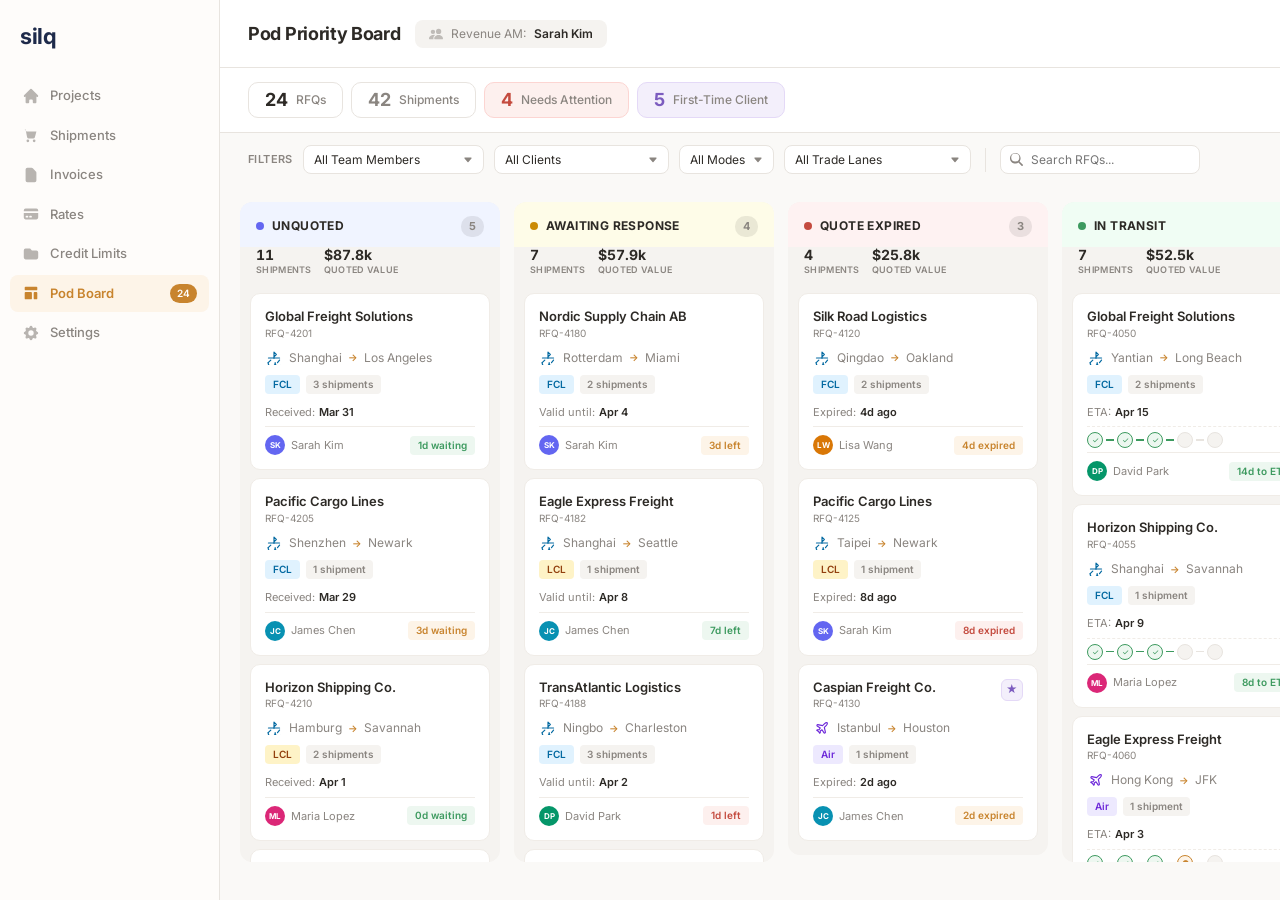
<file: pod-priority-board.html>
<!DOCTYPE html>
<html lang="en">
<head>
<meta charset="UTF-8">
<meta name="viewport" content="width=device-width, initial-scale=1.0">
<title>Silq — Pod Priority Board</title>
<link href="https://fonts.googleapis.com/css2?family=Inter:wght@400;500;600;700&display=swap" rel="stylesheet">
<style>
  :root {
    --bg: #faf9f7;
    --card: #ffffff;
    --primary: #c8842e;
    --primary-dark: #a86b1d;
    --primary-light: #fdf4e8;
    --primary-lighter: #fef9f1;
    --text: #2d2a26;
    --text-secondary: #8a8580;
    --border: #e8e4df;
    --border-light: #f0ece7;
    --green: #3d9a5f;
    --green-bg: #edf7f0;
    --yellow: #c8842e;
    --yellow-bg: #fdf4e8;
    --red: #c44b3f;
    --red-bg: #fdf0ee;
    --gray-bg: #f5f3f0;
    --orange: #d4722a;
    --orange-bg: #fdf2e9;
    --sidebar-bg: #fefcfa;
    --sidebar-active: #fdf4e8;
    --purple: #7c5cbf;
    --purple-bg: #f3effb;
    --blue: #2563eb;
    --blue-bg: #eff6ff;
    --blue-light: #dbeafe;
    --lane-unquoted: #f0f4ff;
    --lane-awaiting: #fefce8;
    --lane-expired: #fef2f2;
    --lane-transit: #f0fdf4;
    --lane-arriving: #eff6ff;
    --lane-delivered: #fdf4ff;
  }

  * { margin: 0; padding: 0; box-sizing: border-box; }

  body {
    font-family: 'Inter', -apple-system, BlinkMacSystemFont, 'Segoe UI', sans-serif;
    background: var(--bg);
    color: var(--text);
    line-height: 1.5;
    display: flex;
    min-height: 100vh;
  }

  .sidebar {
    width: 220px;
    background: var(--sidebar-bg);
    border-right: 1px solid var(--border);
    display: flex;
    flex-direction: column;
    flex-shrink: 0;
    position: fixed;
    top: 0; left: 0; bottom: 0;
    z-index: 50;
  }

  .sidebar-logo {
    padding: 20px 20px 24px;
    display: flex;
    align-items: center;
    gap: 10px;
  }

  .silq-logo { display: flex; align-items: center; gap: 8px; }
  .silq-logo-text { font-size: 22px; font-weight: 700; color: #1e2a4a; letter-spacing: -0.5px; }

  .sidebar-nav {
    display: flex;
    flex-direction: column;
    gap: 2px;
    padding: 0 10px;
    flex: 1;
  }

  .nav-item {
    display: flex;
    align-items: center;
    gap: 10px;
    padding: 9px 12px;
    border-radius: 8px;
    font-size: 13px;
    font-weight: 500;
    color: var(--text-secondary);
    cursor: pointer;
    transition: all 0.12s;
    text-decoration: none;
  }

  .nav-item:hover { background: var(--gray-bg); color: var(--text); }
  .nav-item.active { background: var(--sidebar-active); color: var(--primary); font-weight: 600; }
  .nav-item svg { width: 18px; height: 18px; flex-shrink: 0; opacity: 0.6; }
  .nav-item.active svg { opacity: 1; }

  .nav-badge {
    margin-left: auto;
    font-size: 10px;
    font-weight: 600;
    padding: 2px 7px;
    border-radius: 10px;
    background: var(--primary);
    color: #fff;
  }

  .main {
    flex: 1;
    margin-left: 220px;
    display: flex;
    flex-direction: column;
    min-height: 100vh;
  }

  .app-header {
    background: var(--card);
    border-bottom: 1px solid var(--border);
    padding: 16px 28px;
    display: flex;
    align-items: center;
    justify-content: space-between;
  }

  .header-left { display: flex; align-items: center; gap: 14px; }

  .app-header h1 {
    font-size: 18px;
    font-weight: 700;
    color: var(--text);
    letter-spacing: -0.3px;
  }

  .header-pod-info {
    display: flex;
    align-items: center;
    gap: 8px;
    padding: 5px 14px;
    background: var(--gray-bg);
    border-radius: 8px;
    font-size: 12px;
    color: var(--text-secondary);
  }

  .header-pod-info strong { color: var(--text); font-weight: 600; }

  .header-actions { display: flex; gap: 10px; align-items: center; }

  .live-badge {
    display: flex;
    align-items: center;
    gap: 6px;
    font-size: 11px;
    font-weight: 600;
    color: var(--green);
    padding: 5px 12px;
    background: var(--green-bg);
    border-radius: 20px;
  }

  .live-dot {
    width: 7px; height: 7px;
    background: var(--green);
    border-radius: 50%;
    animation: pulse 2s infinite;
  }

  @keyframes pulse {
    0%, 100% { opacity: 1; }
    50% { opacity: 0.4; }
  }

  .btn {
    padding: 7px 14px;
    border-radius: 8px;
    font-size: 13px;
    font-weight: 500;
    cursor: pointer;
    border: 1px solid var(--border);
    background: var(--card);
    color: var(--text);
    transition: all 0.15s;
    font-family: inherit;
  }

  .btn:hover { background: var(--gray-bg); }

  /* Summary strip */
  .summary-strip {
    display: flex;
    gap: 8px;
    padding: 14px 28px;
    background: var(--card);
    border-bottom: 1px solid var(--border);
    overflow-x: auto;
  }

  .summary-pill {
    display: flex;
    align-items: center;
    gap: 8px;
    padding: 8px 16px;
    border-radius: 10px;
    border: 1px solid var(--border);
    background: var(--card);
    font-size: 12px;
    white-space: nowrap;
    cursor: pointer;
    transition: all 0.15s;
  }

  .summary-pill:hover { border-color: var(--primary); }
  .summary-pill.active { border-color: var(--primary); background: var(--primary-light); }

  .summary-pill .pill-count {
    font-size: 18px;
    font-weight: 700;
    line-height: 1;
  }

  .summary-pill .pill-label {
    color: var(--text-secondary);
    font-weight: 500;
  }

  /* Filter bar */
  .filter-bar {
    display: flex;
    align-items: center;
    gap: 10px;
    padding: 12px 28px;
    flex-wrap: wrap;
  }

  .filter-bar label {
    font-size: 11px;
    font-weight: 600;
    color: var(--text-secondary);
    text-transform: uppercase;
    letter-spacing: 0.4px;
  }

  .filter-select {
    padding: 6px 28px 6px 10px;
    border: 1px solid var(--border);
    border-radius: 8px;
    font-size: 12px;
    font-family: inherit;
    background: var(--card);
    color: var(--text);
    cursor: pointer;
    outline: none;
    appearance: none;
    background-image: url("data:image/svg+xml,%3Csvg xmlns='http://www.w3.org/2000/svg' width='10' height='10' fill='%238a8580' viewBox='0 0 16 16'%3E%3Cpath d='M7.247 11.14L2.451 5.658C1.885 5.013 2.345 4 3.204 4h9.592a1 1 0 0 1 .753 1.659l-4.796 5.48a1 1 0 0 1-1.506 0z'/%3E%3C/svg%3E");
    background-repeat: no-repeat;
    background-position: right 10px center;
    transition: border-color 0.15s;
  }

  .filter-select:focus { border-color: var(--primary); }

  .filter-divider {
    width: 1px;
    height: 24px;
    background: var(--border);
    margin: 0 4px;
  }

  .search-input-sm {
    padding: 6px 10px 6px 30px;
    border: 1px solid var(--border);
    border-radius: 8px;
    font-size: 12px;
    font-family: inherit;
    width: 200px;
    outline: none;
    background: var(--card) url("data:image/svg+xml,%3Csvg xmlns='http://www.w3.org/2000/svg' width='13' height='13' fill='%238a8580' viewBox='0 0 16 16'%3E%3Cpath d='M11.742 10.344a6.5 6.5 0 1 0-1.397 1.398h-.001l3.85 3.85a1 1 0 0 0 1.415-1.414l-3.85-3.85zm-5.242.156a5 5 0 1 1 0-10 5 5 0 0 1 0 10z'/%3E%3C/svg%3E") 9px center no-repeat;
    transition: border-color 0.15s;
  }

  .search-input-sm:focus { border-color: var(--primary); }

  .clear-filters-btn {
    padding: 5px 12px;
    border: none;
    background: transparent;
    color: var(--primary);
    font-size: 12px;
    font-weight: 600;
    cursor: pointer;
    font-family: inherit;
    display: none;
  }

  .clear-filters-btn.visible { display: inline; }

  /* Kanban board */
  .board-container {
    flex: 1;
    padding: 16px 20px 20px;
    overflow-x: auto;
  }

  .board {
    display: flex;
    gap: 14px;
    min-height: calc(100vh - 230px);
    align-items: flex-start;
  }

  .lane {
    min-width: 290px;
    max-width: 290px;
    background: var(--gray-bg);
    border-radius: 12px;
    display: flex;
    flex-direction: column;
    max-height: calc(100vh - 240px);
  }

  .lane-header {
    padding: 14px 16px 10px;
    display: flex;
    align-items: center;
    justify-content: space-between;
    position: sticky;
    top: 0;
    z-index: 2;
    border-radius: 12px 12px 0 0;
  }

  .lane-header-left {
    display: flex;
    align-items: center;
    gap: 8px;
  }

  .lane-dot {
    width: 8px; height: 8px;
    border-radius: 50%;
    flex-shrink: 0;
  }

  .lane-title {
    font-size: 12px;
    font-weight: 700;
    text-transform: uppercase;
    letter-spacing: 0.4px;
    color: var(--text);
  }

  .lane-count {
    font-size: 11px;
    font-weight: 700;
    padding: 2px 8px;
    border-radius: 10px;
    background: rgba(0,0,0,0.08);
    color: var(--text-secondary);
  }

  .lane-stats {
    display: flex;
    gap: 12px;
    padding: 0 16px 10px;
  }

  .lane-stat {
    display: flex;
    flex-direction: column;
    gap: 0;
  }

  .lane-stat-value {
    font-size: 14px;
    font-weight: 700;
    color: var(--text);
    line-height: 1.2;
    font-variant-numeric: tabular-nums;
  }

  .lane-stat-label {
    font-size: 9px;
    font-weight: 600;
    text-transform: uppercase;
    letter-spacing: 0.3px;
    color: var(--text-secondary);
  }

  .lane-cards {
    padding: 6px 10px 14px;
    display: flex;
    flex-direction: column;
    gap: 8px;
    overflow-y: auto;
    flex: 1;
  }

  .lane-cards::-webkit-scrollbar { width: 4px; }
  .lane-cards::-webkit-scrollbar-track { background: transparent; }
  .lane-cards::-webkit-scrollbar-thumb { background: var(--border); border-radius: 4px; }

  /* RFQ Card */
  .rfq-card {
    background: var(--card);
    border: 1px solid var(--border-light);
    border-radius: 10px;
    padding: 14px;
    cursor: pointer;
    transition: all 0.15s;
    position: relative;
  }

  .rfq-card:hover {
    border-color: var(--primary);
    box-shadow: 0 2px 8px rgba(200,132,46,0.1);
    transform: translateY(-1px);
  }

  .rfq-card-header {
    display: flex;
    align-items: flex-start;
    justify-content: space-between;
    margin-bottom: 8px;
  }

  .rfq-client {
    font-size: 13px;
    font-weight: 600;
    color: var(--text);
    line-height: 1.3;
  }

  .rfq-id {
    font-size: 10px;
    color: var(--text-secondary);
    margin-top: 1px;
  }

  .rfq-flags {
    display: flex;
    gap: 4px;
    flex-shrink: 0;
  }

  .flag {
    width: 22px; height: 22px;
    border-radius: 6px;
    display: flex;
    align-items: center;
    justify-content: center;
    font-size: 11px;
  }

  .flag-arriving {
    background: var(--blue-bg);
    color: var(--blue);
    border: 1px solid var(--blue-light);
  }

  .flag-first-time {
    background: var(--purple-bg);
    color: var(--purple);
    border: 1px solid #e4d9f7;
  }

  .flag-delayed {
    background: var(--red-bg);
    color: var(--red);
    border: 1px solid #fcd5d2;
  }

  .rfq-route {
    display: flex;
    align-items: center;
    gap: 6px;
    font-size: 12px;
    color: var(--text-secondary);
    margin-bottom: 8px;
  }

  .rfq-route .route-arrow {
    color: var(--primary);
    font-weight: 600;
    font-size: 10px;
  }

  .rfq-meta {
    display: flex;
    flex-wrap: wrap;
    gap: 6px;
    margin-bottom: 10px;
  }

  .meta-chip {
    display: inline-flex;
    align-items: center;
    gap: 3px;
    padding: 2px 8px;
    border-radius: 4px;
    font-size: 10px;
    font-weight: 600;
    background: var(--gray-bg);
    color: var(--text-secondary);
  }

  .meta-chip.mode-fcl { background: #e0f2fe; color: #0369a1; }
  .meta-chip.mode-lcl { background: #fef3c7; color: #92400e; }
  .meta-chip.mode-air { background: #ede9fe; color: #6d28d9; }

  .transport-icon {
    display: inline-flex;
    align-items: center;
    justify-content: center;
    width: 18px; height: 18px;
    flex-shrink: 0;
  }

  .transport-icon svg { width: 14px; height: 14px; }
  .transport-icon.ocean svg { color: #0369a1; }
  .transport-icon.air svg { color: #6d28d9; }

  .shipment-count {
    font-size: 10px;
    font-weight: 600;
    color: var(--text-secondary);
    background: var(--gray-bg);
    padding: 2px 7px;
    border-radius: 4px;
  }

  .rfq-footer {
    display: flex;
    align-items: center;
    justify-content: space-between;
    padding-top: 8px;
    border-top: 1px solid var(--border-light);
  }

  .rfq-assignee {
    display: flex;
    align-items: center;
    gap: 6px;
    font-size: 11px;
    color: var(--text-secondary);
  }

  .avatar-xs {
    width: 20px; height: 20px;
    border-radius: 50%;
    display: flex;
    align-items: center;
    justify-content: center;
    font-size: 8px;
    font-weight: 700;
    color: #fff;
    flex-shrink: 0;
  }

  .rfq-days {
    font-size: 10px;
    font-weight: 600;
    padding: 2px 8px;
    border-radius: 4px;
  }

  .days-ok { background: var(--green-bg); color: var(--green); }
  .days-warn { background: var(--yellow-bg); color: var(--yellow); }
  .days-danger { background: var(--red-bg); color: var(--red); }

  .rfq-stage-data {
    font-size: 11px;
    color: var(--text-secondary);
    margin-bottom: 6px;
    display: flex;
    align-items: center;
    gap: 4px;
  }

  .rfq-stage-data strong {
    color: var(--text);
    font-weight: 600;
  }

  .link-icon {
    width: 14px; height: 14px;
    color: var(--primary);
    opacity: 0;
    transition: opacity 0.15s;
    position: absolute;
    top: 14px;
    right: 14px;
  }

  .rfq-card:hover .link-icon { opacity: 1; }

  /* Tooltip for flags */
  .flag[title] { position: relative; }

  /* Lane color accents */
  .lane[data-stage="unquoted"] .lane-header { background: var(--lane-unquoted); }
  .lane[data-stage="unquoted"] .lane-dot { background: #6366f1; }
  .lane[data-stage="awaiting"] .lane-header { background: var(--lane-awaiting); }
  .lane[data-stage="awaiting"] .lane-dot { background: #ca8a04; }
  .lane[data-stage="expired"] .lane-header { background: var(--lane-expired); }
  .lane[data-stage="expired"] .lane-dot { background: var(--red); }
  .lane[data-stage="transit"] .lane-header { background: var(--lane-transit); }
  .lane[data-stage="transit"] .lane-dot { background: var(--green); }
  .lane[data-stage="arriving"] .lane-header { background: var(--lane-arriving); }
  .lane[data-stage="arriving"] .lane-dot { background: var(--blue); }
  .lane[data-stage="delivered"] .lane-header { background: var(--lane-delivered); }
  .lane[data-stage="delivered"] .lane-dot { background: #a855f7; }

  .empty-lane {
    padding: 24px 16px;
    text-align: center;
    font-size: 12px;
    color: var(--text-secondary);
  }

  .empty-lane svg {
    width: 28px; height: 28px;
    color: var(--border);
    margin-bottom: 6px;
  }

  @media (max-width: 1400px) {
    .lane { min-width: 260px; max-width: 260px; }
  }

  /* View toggle */
  .view-toggle {
    display: flex;
    align-items: center;
    gap: 0;
    background: var(--gray-bg);
    border: 1px solid var(--border);
    border-radius: 8px;
    padding: 3px 4px;
  }

  .toggle-option {
    padding: 6px 16px;
    border-radius: 6px;
    font-size: 12px;
    font-weight: 500;
    cursor: pointer;
    color: var(--text-secondary);
    transition: all 0.15s;
    border: none;
    background: transparent;
    font-family: inherit;
  }

  .toggle-option.active {
    background: var(--card);
    color: var(--text);
    box-shadow: 0 1px 3px rgba(0,0,0,0.08);
    font-weight: 600;
  }

  /* Ops milestone tracker on cards */
  .ops-tracker {
    display: flex;
    align-items: center;
    gap: 3px;
    margin: 6px 0 2px;
    padding: 5px 0 2px;
    border-top: 1px dashed var(--border-light);
  }

  .ops-dot {
    width: 16px;
    height: 16px;
    border-radius: 50%;
    display: flex;
    align-items: center;
    justify-content: center;
    font-size: 8px;
    flex-shrink: 0;
    position: relative;
    cursor: default;
  }

  .ops-dot.done { background: var(--green-bg); color: var(--green); border: 1.5px solid var(--green); }
  .ops-dot.in-progress { background: var(--yellow-bg); color: var(--yellow); border: 1.5px solid var(--yellow); animation: pulse 2s infinite; }
  .ops-dot.pending { background: var(--gray-bg); color: var(--border); border: 1.5px solid var(--border); }

  .ops-dot-line {
    width: 8px;
    height: 1.5px;
    background: var(--border);
    flex-shrink: 0;
  }

  .ops-dot-line.done { background: var(--green); }

  .ops-dot[title]:hover::after {
    content: attr(title);
    position: absolute;
    bottom: 100%;
    left: 50%;
    transform: translateX(-50%);
    background: var(--text);
    color: #fff;
    font-size: 9px;
    font-weight: 600;
    padding: 3px 7px;
    border-radius: 4px;
    white-space: nowrap;
    z-index: 10;
    margin-bottom: 4px;
    pointer-events: none;
  }

  /* Action view wrapper */
  .action-view { display: flex; flex-direction: column; flex: 1; }
  .action-view.hidden { display: none; }


  /* Health view */
  .health-view { display: none; flex-direction: column; flex: 1; padding: 0 0 28px; }
  .health-view.visible { display: flex; }

  .health-timeline-bar {
    display: flex;
    align-items: center;
    gap: 8px;
    padding: 14px 28px;
    background: var(--card);
    border-bottom: 1px solid var(--border);
    flex-wrap: wrap;
  }

  .health-timeline-bar label {
    font-size: 11px;
    font-weight: 600;
    color: var(--text-secondary);
    text-transform: uppercase;
    letter-spacing: 0.4px;
    margin-right: 4px;
  }

  .timeline-chip {
    padding: 6px 14px;
    border: 1px solid var(--border);
    border-radius: 20px;
    font-size: 12px;
    font-weight: 500;
    cursor: pointer;
    background: var(--card);
    color: var(--text-secondary);
    transition: all 0.15s;
    font-family: inherit;
  }

  .timeline-chip:hover,
  .timeline-chip.active {
    border-color: var(--primary);
    color: var(--primary);
    background: var(--primary-light);
  }

  .custom-date-range {
    display: none;
    align-items: center;
    gap: 6px;
    margin-left: 4px;
  }

  .custom-date-range.visible { display: flex; }

  .custom-date-range input[type="date"] {
    padding: 5px 10px;
    border: 1px solid var(--border);
    border-radius: 8px;
    font-size: 12px;
    font-family: inherit;
    color: var(--text);
    outline: none;
    background: var(--card);
    transition: border-color 0.15s;
  }

  .custom-date-range input[type="date"]:focus { border-color: var(--primary); }

  .custom-date-range span {
    font-size: 11px;
    color: var(--text-secondary);
  }

  .custom-date-apply {
    padding: 5px 12px;
    border: 1px solid var(--primary);
    border-radius: 8px;
    font-size: 11px;
    font-weight: 600;
    cursor: pointer;
    background: var(--primary-light);
    color: var(--primary);
    font-family: inherit;
    transition: all 0.15s;
  }

  .custom-date-apply:hover { background: var(--primary); color: #fff; }

  /* Health stats row */
  .health-stats {
    display: grid;
    grid-template-columns: repeat(5, 1fr);
    gap: 14px;
    padding: 20px 28px 0;
  }

  .health-stat-card {
    background: var(--card);
    border: 1px solid var(--border);
    border-radius: 12px;
    padding: 18px 20px;
  }

  .health-stat-card .hs-label {
    font-size: 11px;
    color: var(--text-secondary);
    text-transform: uppercase;
    letter-spacing: 0.5px;
    font-weight: 600;
  }

  .health-stat-card .hs-value {
    font-size: 26px;
    font-weight: 700;
    margin-top: 4px;
    letter-spacing: -0.5px;
    font-variant-numeric: tabular-nums;
  }

  .health-stat-card .hs-detail {
    font-size: 11px;
    color: var(--text-secondary);
    margin-top: 2px;
  }

  /* Pipeline funnel */
  .health-pipeline {
    display: grid;
    grid-template-columns: repeat(3, 1fr);
    gap: 16px;
    padding: 20px 28px 0;
  }

  .pipeline-bucket {
    background: var(--card);
    border: 1px solid var(--border);
    border-radius: 12px;
    padding: 22px 24px;
    position: relative;
    overflow: hidden;
  }

  .pipeline-bucket::before {
    content: "";
    position: absolute;
    top: 0; left: 0; right: 0;
    height: 4px;
  }

  .pipeline-bucket.bucket-submitted::before { background: #6366f1; }
  .pipeline-bucket.bucket-approved::before { background: var(--green); }
  .pipeline-bucket.bucket-invoiced::before { background: var(--primary); }

  .pb-header {
    display: flex;
    align-items: flex-start;
    justify-content: space-between;
    margin-bottom: 14px;
  }

  .pb-title {
    font-size: 12px;
    font-weight: 600;
    text-transform: uppercase;
    letter-spacing: 0.4px;
    color: var(--text-secondary);
  }

  .pb-count {
    font-size: 24px;
    font-weight: 700;
    color: var(--text);
    line-height: 1;
  }

  .pb-value {
    font-size: 20px;
    font-weight: 700;
    margin-top: 4px;
    font-variant-numeric: tabular-nums;
  }

  .pb-sub {
    font-size: 11px;
    color: var(--text-secondary);
    margin-top: 2px;
  }

  .pb-bar-container {
    margin-top: 16px;
  }

  .pb-bar-label {
    display: flex;
    justify-content: space-between;
    font-size: 10px;
    color: var(--text-secondary);
    font-weight: 600;
    margin-bottom: 4px;
  }

  .pb-bar {
    height: 8px;
    background: var(--border-light);
    border-radius: 4px;
    overflow: hidden;
  }

  .pb-bar-fill {
    height: 100%;
    border-radius: 4px;
    transition: width 0.4s ease;
  }

  .bucket-submitted .pb-bar-fill { background: #6366f1; }
  .bucket-approved .pb-bar-fill { background: var(--green); }
  .bucket-invoiced .pb-bar-fill { background: var(--primary); }

  .health-section-title {
    padding: 20px 28px 0;
    font-size: 13px;
    font-weight: 700;
    color: var(--text);
    letter-spacing: -0.2px;
  }

  /* Pipeline sub-sections */
  .pipeline-section {
    margin: 0 28px;
    background: var(--card);
    border: 1px solid var(--border);
    border-radius: 12px;
    margin-top: 14px;
    overflow: hidden;
  }

  .pipeline-section-header {
    display: flex;
    align-items: center;
    justify-content: space-between;
    padding: 16px 20px 12px;
    border-bottom: 1px solid var(--border-light);
  }

  .pipeline-section-header h3 {
    font-size: 13px;
    font-weight: 700;
    text-transform: uppercase;
    letter-spacing: 0.5px;
    color: var(--text);
    display: flex;
    align-items: center;
    gap: 8px;
  }

  .pipeline-section-header h3 .section-icon {
    width: 20px;
    height: 20px;
    border-radius: 6px;
    display: flex;
    align-items: center;
    justify-content: center;
    flex-shrink: 0;
  }

  .pipeline-section-header h3 .section-icon svg {
    width: 13px;
    height: 13px;
  }

  .section-icon.rfq-icon { background: #ede9fe; color: #6d28d9; }
  .section-icon.quote-icon { background: #dbeafe; color: #2563eb; }
  .section-icon.shipping-icon { background: #d1fae5; color: #059669; }
  .section-icon.inspection-icon { background: #fef3c7; color: #d97706; }

  .pipeline-section-grid {
    display: grid;
    grid-template-columns: repeat(3, 1fr);
    gap: 0;
  }

  .pipeline-section-grid.grid-4 {
    grid-template-columns: repeat(4, 1fr);
  }

  .ps-stat {
    padding: 16px 20px;
    border-right: 1px solid var(--border-light);
    position: relative;
  }

  .ps-stat:last-child { border-right: none; }

  .ps-stat .ps-label {
    font-size: 10px;
    text-transform: uppercase;
    letter-spacing: 0.4px;
    font-weight: 600;
    color: var(--text-secondary);
    margin-bottom: 4px;
  }

  .ps-stat .ps-value {
    font-size: 22px;
    font-weight: 700;
    font-variant-numeric: tabular-nums;
    letter-spacing: -0.3px;
    line-height: 1.2;
  }

  .ps-stat .ps-detail {
    font-size: 11px;
    color: var(--text-secondary);
    margin-top: 2px;
  }

  .ps-stat .ps-count-badge {
    display: inline-flex;
    align-items: center;
    gap: 3px;
    font-size: 11px;
    font-weight: 600;
    color: var(--text-secondary);
    background: var(--gray-bg);
    padding: 2px 8px;
    border-radius: 4px;
    margin-top: 6px;
  }

  .ps-stat .ps-count-badge strong {
    color: var(--text);
    font-weight: 700;
  }

  .ps-stat .ps-bar {
    height: 4px;
    background: var(--border-light);
    border-radius: 2px;
    margin-top: 8px;
    overflow: hidden;
  }

  .ps-stat .ps-bar-fill {
    height: 100%;
    border-radius: 2px;
    transition: width 0.4s ease;
  }

  /* Mode toggle chips for Shipping */
  .mode-toggle-bar {
    display: flex;
    align-items: center;
    gap: 6px;
  }

  .mode-chip {
    padding: 4px 12px;
    border: 1px solid var(--border);
    border-radius: 16px;
    font-size: 11px;
    font-weight: 600;
    cursor: pointer;
    background: var(--card);
    color: var(--text-secondary);
    transition: all 0.15s;
    font-family: inherit;
    display: flex;
    align-items: center;
    gap: 5px;
  }

  .mode-chip:hover {
    border-color: var(--primary);
    color: var(--primary);
  }

  .mode-chip.active {
    border-color: var(--primary);
    background: var(--primary-light);
    color: var(--primary);
  }

  .mode-chip .mode-dot {
    width: 6px;
    height: 6px;
    border-radius: 50%;
    flex-shrink: 0;
  }

  .mode-dot.dot-air { background: #6d28d9; }
  .mode-dot.dot-ocean { background: #0369a1; }
  .mode-dot.dot-trucking { background: #059669; }

  .mode-chip .mode-badge {
    font-size: 9px;
    font-weight: 700;
    background: rgba(0,0,0,0.06);
    padding: 1px 5px;
    border-radius: 8px;
    color: inherit;
  }

  .mode-chip.active .mode-badge {
    background: rgba(200,132,46,0.15);
  }

  /* Sub-section labels within pipeline sections */
  .pipeline-subsection-label {
    display: flex;
    align-items: center;
    gap: 8px;
    padding: 10px 20px 6px;
    font-size: 10px;
    font-weight: 700;
    text-transform: uppercase;
    letter-spacing: 0.6px;
    color: var(--text-secondary);
    background: var(--card);
  }

  .pipeline-subsection-label::after {
    content: "";
    flex: 1;
    height: 1px;
    background: var(--border-light);
  }

  .pipeline-subsection-label .sub-icon {
    font-size: 11px;
    opacity: 0.6;
  }

  /* Inspection status indicators */
  .insp-status {
    display: inline-flex;
    align-items: center;
    gap: 4px;
    font-size: 10px;
    font-weight: 600;
    padding: 3px 8px;
    border-radius: 4px;
  }

  .insp-passed { background: var(--green-bg); color: var(--green); }
  .insp-failed { background: var(--red-bg); color: var(--red); }
  .insp-pending { background: var(--yellow-bg); color: var(--yellow); }
  .insp-scheduled { background: var(--blue-bg); color: var(--blue); }

  @media (max-width: 1200px) {
    .health-stats { grid-template-columns: repeat(3, 1fr); }
    .health-pipeline { grid-template-columns: 1fr; }
    .pipeline-section-grid { grid-template-columns: repeat(2, 1fr); }
    .pipeline-section-grid.grid-4 { grid-template-columns: repeat(2, 1fr); }
  }

  @media (max-width: 768px) {
    .pipeline-section-grid,
    .pipeline-section-grid.grid-4 { grid-template-columns: 1fr; }
    .ps-stat { border-right: none; border-bottom: 1px solid var(--border-light); }
    .ps-stat:last-child { border-bottom: none; }
  }
</style>
</head>
<body>

<nav class="sidebar">
  <div class="sidebar-logo">
    <div class="silq-logo">
      <span class="silq-logo-text">silq</span>
    </div>
  </div>
  <div class="sidebar-nav">
    <a class="nav-item" href="#">
      <svg viewBox="0 0 20 20" fill="currentColor"><path d="M10.707 2.293a1 1 0 00-1.414 0l-7 7a1 1 0 001.414 1.414L4 10.414V17a1 1 0 001 1h2a1 1 0 001-1v-2a1 1 0 011-1h2a1 1 0 011 1v2a1 1 0 001 1h2a1 1 0 001-1v-6.586l.293.293a1 1 0 001.414-1.414l-7-7z"/></svg>
      Projects
    </a>
    <a class="nav-item" href="#">
      <svg viewBox="0 0 20 20" fill="currentColor"><path d="M8 16.5a1.5 1.5 0 11-3 0 1.5 1.5 0 013 0zM15 16.5a1.5 1.5 0 11-3 0 1.5 1.5 0 013 0z"/><path d="M3 4h1l1.68 8.39A2 2 0 007.65 14h4.7a2 2 0 001.97-1.61L16 6H5"/></svg>
      Shipments
    </a>
    <a class="nav-item" href="#">
      <svg viewBox="0 0 20 20" fill="currentColor"><path fill-rule="evenodd" d="M4 4a2 2 0 012-2h4.586A2 2 0 0112 2.586L15.414 6A2 2 0 0116 7.414V16a2 2 0 01-2 2H6a2 2 0 01-2-2V4z" clip-rule="evenodd"/></svg>
      Invoices
    </a>
    <a class="nav-item" href="#">
      <svg viewBox="0 0 20 20" fill="currentColor"><path d="M4 4a2 2 0 00-2 2v1h16V6a2 2 0 00-2-2H4z"/><path fill-rule="evenodd" d="M18 9H2v5a2 2 0 002 2h12a2 2 0 002-2V9zM4 13a1 1 0 011-1h1a1 1 0 110 2H5a1 1 0 01-1-1zm5-1a1 1 0 100 2h1a1 1 0 100-2H9z" clip-rule="evenodd"/></svg>
      Rates
    </a>
    <a class="nav-item" href="#">
      <svg viewBox="0 0 20 20" fill="currentColor"><path d="M4 4a2 2 0 00-2 2v8a2 2 0 002 2h12a2 2 0 002-2V8a2 2 0 00-2-2h-5L9 4H4z"/></svg>
      Credit Limits
    </a>
    <a class="nav-item active" href="#">
      <svg viewBox="0 0 20 20" fill="currentColor"><path d="M3 4a1 1 0 011-1h12a1 1 0 011 1v2a1 1 0 01-1 1H4a1 1 0 01-1-1V4zm0 6a1 1 0 011-1h6a1 1 0 011 1v6a1 1 0 01-1 1H4a1 1 0 01-1-1v-6zm10 0a1 1 0 011-1h2a1 1 0 011 1v6a1 1 0 01-1 1h-2a1 1 0 01-1-1v-6z"/></svg>
      Pod Board
      <span class="nav-badge" id="totalRfqBadge">24</span>
    </a>
    <a class="nav-item" href="#">
      <svg viewBox="0 0 20 20" fill="currentColor"><path fill-rule="evenodd" d="M11.49 3.17c-.38-1.56-2.6-1.56-2.98 0a1.532 1.532 0 01-2.286.948c-1.372-.836-2.942.734-2.106 2.106.54.886.061 2.042-.947 2.287-1.561.379-1.561 2.6 0 2.978a1.532 1.532 0 01.947 2.287c-.836 1.372.734 2.942 2.106 2.106a1.532 1.532 0 012.287.947c.379 1.561 2.6 1.561 2.978 0a1.533 1.533 0 012.287-.947c1.372.836 2.942-.734 2.106-2.106a1.533 1.533 0 01.947-2.287c1.561-.379 1.561-2.6 0-2.978a1.532 1.532 0 01-.947-2.287c.836-1.372-.734-2.942-2.106-2.106a1.532 1.532 0 01-2.287-.947zM10 13a3 3 0 100-6 3 3 0 000 6z" clip-rule="evenodd"/></svg>
      Settings
    </a>
  </div>
</nav>

<div class="main">
  <header class="app-header">
    <div class="header-left">
      <h1>Pod Priority Board</h1>
      <div class="header-pod-info">
        <svg width="14" height="14" viewBox="0 0 16 16" fill="currentColor" style="opacity:0.5"><path d="M7 14s-1 0-1-1 1-4 5-4 5 3 5 4-1 1-1 1H7zm4-6a3 3 0 1 0 0-6 3 3 0 0 0 0 6z"/><path fill-rule="evenodd" d="M5.216 14A2.238 2.238 0 0 1 5 13c0-1.355.68-2.75 1.936-3.72A6.325 6.325 0 0 0 5 9c-4 0-5 3-5 4s1 1 1 1h4.216z"/><path d="M4.5 8a2.5 2.5 0 1 0 0-5 2.5 2.5 0 0 0 0 5z"/></svg>
        Revenue AM: <strong>Sarah Kim</strong>
      </div>
    </div>
    <div class="header-actions">
      <div class="view-toggle">
        <button class="toggle-option active" id="toggleAction" onclick="switchView('action')">Action</button>
        <button class="toggle-option" id="toggleHealth" onclick="switchView('health')">Pod Health</button>
      </div>
      <span class="live-badge"><span class="live-dot"></span> Live</span>
      <button class="btn" onclick="window.print()">
        <svg width="13" height="13" viewBox="0 0 16 16" fill="currentColor" style="vertical-align:-2px;margin-right:3px"><path d="M8 1a.5.5 0 0 1 .5.5v8.793l2.146-2.147a.5.5 0 0 1 .708.708l-3 3a.5.5 0 0 1-.708 0l-3-3a.5.5 0 1 1 .708-.708L7.5 10.293V1.5A.5.5 0 0 1 8 1z"/><path d="M2 13.5a.5.5 0 0 1 .5-.5h11a.5.5 0 0 1 0 1h-11a.5.5 0 0 1-.5-.5z"/></svg>
        Export
      </button>
    </div>
  </header>

  <!-- ACTION VIEW -->
  <div class="action-view" id="actionView">
    <div class="summary-strip" id="summaryStrip"></div>

    <div class="filter-bar">
      <label>Filters</label>
      <select class="filter-select" id="filterTeam" onchange="applyFilters()">
        <option value="">All Team Members</option>
      </select>
      <select class="filter-select" id="filterClient" onchange="applyFilters()">
        <option value="">All Clients</option>
      </select>
      <select class="filter-select" id="filterMode" onchange="applyFilters()">
        <option value="">All Modes</option>
        <option value="FCL">FCL</option>
        <option value="LCL">LCL</option>
        <option value="Air">Air</option>
      </select>
      <select class="filter-select" id="filterLane" onchange="applyFilters()">
        <option value="">All Trade Lanes</option>
      </select>
      <div class="filter-divider"></div>
      <input type="text" class="search-input-sm" placeholder="Search RFQs..." id="searchInput" oninput="applyFilters()">
      <button class="clear-filters-btn" id="clearBtn" onclick="clearFilters()">Clear all</button>
    </div>

    <div class="board-container">
      <div class="board" id="board"></div>
    </div>
  </div>

  <!-- HEALTH VIEW -->
  <div class="health-view" id="healthView">
    <div class="health-timeline-bar">
      <label>Period</label>
      <button class="timeline-chip" data-range="week" onclick="setTimeline('week',this)">This Week</button>
      <button class="timeline-chip active" data-range="month" onclick="setTimeline('month',this)">This Month</button>
      <button class="timeline-chip" data-range="quarter" onclick="setTimeline('quarter',this)">This Quarter</button>
      <button class="timeline-chip" data-range="year" onclick="setTimeline('year',this)">This Year</button>
      <button class="timeline-chip" data-range="custom" onclick="setTimeline('custom',this)">Custom</button>
      <div class="custom-date-range" id="customDateRange">
        <input type="date" id="customFrom" value="2026-03-01">
        <span>to</span>
        <input type="date" id="customTo" value="2026-04-01">
        <button class="custom-date-apply" onclick="applyCustomDate()">Apply</button>
      </div>
    </div>

    <div class="health-section-title">Performance Summary</div>
    <div class="health-stats" id="healthStats"></div>

    <div class="health-section-title">Pipeline Overview</div>

    <!-- Shipping Section -->
    <div class="pipeline-section">
      <div class="pipeline-section-header">
        <h3><span class="section-icon shipping-icon"><svg viewBox="0 0 16 16" fill="currentColor"><path d="M8 16.5a1.5 1.5 0 11-3 0 1.5 1.5 0 013 0zM15 16.5a1.5 1.5 0 11-3 0 1.5 1.5 0 013 0z"/><path d="M3 4h1l1.68 8.39A2 2 0 007.65 14h4.7a2 2 0 001.97-1.61L16 6H5"/></svg></span> Shipping</h3>
        <div class="mode-toggle-bar" id="modeToggleBar">
          <button class="mode-chip active" onclick="setShippingMode('all', this)">All</button>
          <button class="mode-chip" onclick="setShippingMode('Air', this)"><span class="mode-dot dot-air"></span>Air <span class="mode-badge" id="badgeAir">0</span></button>
          <button class="mode-chip" onclick="setShippingMode('Ocean', this)"><span class="mode-dot dot-ocean"></span>Ocean <span class="mode-badge" id="badgeOcean">0</span></button>
          <button class="mode-chip" onclick="setShippingMode('Trucking', this)"><span class="mode-dot dot-trucking"></span>Trucking <span class="mode-badge" id="badgeTrucking">0</span></button>
        </div>
      </div>
      <div class="pipeline-subsection-label"><span class="sub-icon">&#9679;</span> RFQs & Quotes</div>
      <div class="pipeline-section-grid grid-4" id="shippingRfqQuotes"></div>
      <div class="pipeline-subsection-label"><span class="sub-icon">&#9679;</span> Shipment Tracking</div>
      <div class="pipeline-section-grid grid-4" id="shippingTracking"></div>
    </div>

    <!-- Inspections Section -->
    <div class="pipeline-section">
      <div class="pipeline-section-header">
        <h3><span class="section-icon inspection-icon"><svg viewBox="0 0 16 16" fill="currentColor"><path fill-rule="evenodd" d="M10.854 7.146a.5.5 0 010 .708l-3 3a.5.5 0 01-.708 0l-1.5-1.5a.5.5 0 11.708-.708L7.5 9.793l2.646-2.647a.5.5 0 01.708 0z" clip-rule="evenodd"/><path d="M4 1.5H3a2 2 0 00-2 2V14a2 2 0 002 2h10a2 2 0 002-2V3.5a2 2 0 00-2-2h-1v1h1a1 1 0 011 1V14a1 1 0 01-1 1H3a1 1 0 01-1-1V3.5a1 1 0 011-1h1v-1z"/><path d="M9.5 1a.5.5 0 01.5.5v1a.5.5 0 01-.5.5h-3a.5.5 0 01-.5-.5v-1a.5.5 0 01.5-.5h3zm-3-1A1.5 1.5 0 005 1.5v1A1.5 1.5 0 006.5 4h3A1.5 1.5 0 0011 2.5v-1A1.5 1.5 0 009.5 0h-3z"/></svg></span> Inspections</h3>
      </div>
      <div class="pipeline-subsection-label"><span class="sub-icon">&#9679;</span> RFQs & Quotes</div>
      <div class="pipeline-section-grid grid-4" id="inspectionRfqQuotes"></div>
      <div class="pipeline-subsection-label"><span class="sub-icon">&#9679;</span> Inspection Status</div>
      <div class="pipeline-section-grid grid-4" id="inspectionTracking"></div>
    </div>

  </div>
</div>

<script>
const STAGES = [
  { key: "unquoted", label: "Unquoted", stageDataLabel: "Received" },
  { key: "awaiting", label: "Awaiting Response", stageDataLabel: "Validity" },
  { key: "expired", label: "Quote Expired", stageDataLabel: "Expired" },
  { key: "transit", label: "In Transit", stageDataLabel: "ETA" },
  { key: "arriving", label: "Arriving Soon", stageDataLabel: "Arrival" },
  { key: "delivered", label: "Pending Invoicing", stageDataLabel: "Delivered" }
];

const TEAM = [
  { name: "Sarah Kim", role: "AM", color: "#6366f1" },
  { name: "James Chen", role: "Origin Ops", color: "#0891b2" },
  { name: "Maria Lopez", role: "Dest Ops", color: "#db2777" },
  { name: "David Park", role: "AM", color: "#059669" },
  { name: "Lisa Wang", role: "Origin Ops", color: "#d97706" }
];

const today = new Date(2026, 3, 1);

function daysAgo(n) {
  const d = new Date(today);
  d.setDate(d.getDate() - n);
  return d.toISOString().split("T")[0];
}

function daysFromNow(n) {
  const d = new Date(today);
  d.setDate(d.getDate() + n);
  return d.toISOString().split("T")[0];
}

function formatDate(str) {
  const d = new Date(str + "T00:00:00");
  return d.toLocaleDateString("en-US", { month: "short", day: "numeric" });
}

function diffDays(dateStr) {
  const d = new Date(dateStr + "T00:00:00");
  return Math.round((today - d) / (1000 * 60 * 60 * 24));
}

const RFQS = [
  // Unquoted
  { id: "RFQ-4201", client: "Global Freight Solutions", origin: "Shanghai", destination: "Los Angeles", mode: "FCL", shipments: 3, quotedValue: 28500, assignee: "Sarah Kim", stage: "unquoted", stageDate: daysAgo(1), firstTime: false },
  { id: "RFQ-4205", client: "Pacific Cargo Lines", origin: "Shenzhen", destination: "Newark", mode: "FCL", shipments: 1, quotedValue: 8200, assignee: "James Chen", stage: "unquoted", stageDate: daysAgo(3), firstTime: false },
  { id: "RFQ-4210", client: "Horizon Shipping Co.", origin: "Hamburg", destination: "Savannah", mode: "LCL", shipments: 2, quotedValue: 4750, assignee: "Maria Lopez", stage: "unquoted", stageDate: daysAgo(0), firstTime: false },
  { id: "RFQ-4212", client: "Vertex Trading LLC", origin: "Mumbai", destination: "Houston", mode: "Air", shipments: 1, quotedValue: 12300, assignee: "David Park", stage: "unquoted", stageDate: daysAgo(5), firstTime: true },
  { id: "RFQ-4215", client: "Summit Intermodal", origin: "Busan", destination: "Long Beach", mode: "FCL", shipments: 4, quotedValue: 34000, assignee: "Lisa Wang", stage: "unquoted", stageDate: daysAgo(2), firstTime: false },

  // Awaiting Response
  { id: "RFQ-4180", client: "Nordic Supply Chain AB", origin: "Rotterdam", destination: "Miami", mode: "FCL", shipments: 2, quotedValue: 18400, assignee: "Sarah Kim", stage: "awaiting", stageDate: daysFromNow(3), firstTime: false },
  { id: "RFQ-4182", client: "Eagle Express Freight", origin: "Shanghai", destination: "Seattle", mode: "LCL", shipments: 1, quotedValue: 3200, assignee: "James Chen", stage: "awaiting", stageDate: daysFromNow(7), firstTime: false },
  { id: "RFQ-4188", client: "TransAtlantic Logistics", origin: "Ningbo", destination: "Charleston", mode: "FCL", shipments: 3, quotedValue: 26800, assignee: "David Park", stage: "awaiting", stageDate: daysFromNow(1), firstTime: false },
  { id: "RFQ-4190", client: "Maple Leaf Imports", origin: "Ho Chi Minh", destination: "Vancouver", mode: "Air", shipments: 1, quotedValue: 9500, assignee: "Maria Lopez", stage: "awaiting", stageDate: daysFromNow(12), firstTime: true },

  // Quote Expired
  { id: "RFQ-4120", client: "Silk Road Logistics", origin: "Qingdao", destination: "Oakland", mode: "FCL", shipments: 2, quotedValue: 15600, assignee: "Lisa Wang", stage: "expired", stageDate: daysAgo(4), firstTime: false },
  { id: "RFQ-4125", client: "Pacific Cargo Lines", origin: "Taipei", destination: "Newark", mode: "LCL", shipments: 1, quotedValue: 2800, assignee: "Sarah Kim", stage: "expired", stageDate: daysAgo(8), firstTime: false },
  { id: "RFQ-4130", client: "Caspian Freight Co.", origin: "Istanbul", destination: "Houston", mode: "Air", shipments: 1, quotedValue: 7400, assignee: "James Chen", stage: "expired", stageDate: daysAgo(2), firstTime: true },

  // In Transit
  { id: "RFQ-4050", client: "Global Freight Solutions", origin: "Yantian", destination: "Long Beach", mode: "FCL", shipments: 2, quotedValue: 22000, assignee: "David Park", stage: "transit", stageDate: daysFromNow(14), firstTime: false, carrier: "Maersk", opsBooking: "done", opsOriginCX: "done", opsPickup: "done", opsDestCX: "pending", opsDelivery: "pending", opsStage: "ops-transit", opsAssignee: "James Chen" },
  { id: "RFQ-4055", client: "Horizon Shipping Co.", origin: "Shanghai", destination: "Savannah", mode: "FCL", shipments: 1, quotedValue: 9800, assignee: "Maria Lopez", stage: "transit", stageDate: daysFromNow(8), firstTime: false, carrier: "COSCO", opsBooking: "done", opsOriginCX: "done", opsPickup: "done", opsDestCX: "pending", opsDelivery: "pending", opsStage: "ops-transit", opsAssignee: "James Chen" },
  { id: "RFQ-4060", client: "Eagle Express Freight", origin: "Hong Kong", destination: "JFK", mode: "Air", shipments: 1, quotedValue: 14200, assignee: "Lisa Wang", stage: "transit", stageDate: daysFromNow(2), firstTime: false, carrier: "Cathay Cargo", opsBooking: "done", opsOriginCX: "done", opsPickup: "done", opsDestCX: "in_progress", opsDelivery: "pending", opsStage: "ops-dest-cx", opsAssignee: "Maria Lopez" },
  { id: "RFQ-4065", client: "Nordic Supply Chain AB", origin: "Bremen", destination: "Baltimore", mode: "LCL", shipments: 3, quotedValue: 6500, assignee: "Sarah Kim", stage: "transit", stageDate: daysAgo(2), delayed: true, firstTime: false, carrier: "Hapag-Lloyd", opsBooking: "done", opsOriginCX: "done", opsPickup: "done", opsDestCX: "in_progress", opsDelivery: "pending", opsStage: "ops-dest-cx", opsAssignee: "Maria Lopez" },

  // Arriving Soon
  { id: "RFQ-3990", client: "TransAtlantic Logistics", origin: "Ningbo", destination: "Los Angeles", mode: "FCL", shipments: 2, quotedValue: 19200, assignee: "James Chen", stage: "arriving", stageDate: daysFromNow(0), firstTime: false, carrier: "ONE", opsBooking: "done", opsOriginCX: "done", opsPickup: "done", opsDestCX: "done", opsDelivery: "pending", opsStage: "ops-delivery", opsAssignee: "Maria Lopez" },
  { id: "RFQ-3995", client: "Summit Intermodal", origin: "Busan", destination: "Tacoma", mode: "FCL", shipments: 1, quotedValue: 8600, assignee: "David Park", stage: "arriving", stageDate: daysFromNow(1), firstTime: false, carrier: "Evergreen", opsBooking: "done", opsOriginCX: "done", opsPickup: "done", opsDestCX: "in_progress", opsDelivery: "pending", opsStage: "ops-dest-cx", opsAssignee: "Maria Lopez" },
  { id: "RFQ-4000", client: "Vertex Trading LLC", origin: "Chennai", destination: "Newark", mode: "Air", shipments: 1, quotedValue: 11800, assignee: "Maria Lopez", stage: "arriving", stageDate: daysFromNow(0), firstTime: true, carrier: "Emirates SkyCargo", opsBooking: "done", opsOriginCX: "done", opsPickup: "done", opsDestCX: "done", opsDelivery: "scheduled", opsStage: "ops-delivery", opsAssignee: "Maria Lopez" },
  { id: "RFQ-4005", client: "Maple Leaf Imports", origin: "Xiamen", destination: "Vancouver", mode: "LCL", shipments: 2, quotedValue: 5400, assignee: "Lisa Wang", stage: "arriving", stageDate: daysAgo(1), delayed: true, firstTime: false, carrier: "Yang Ming", opsBooking: "done", opsOriginCX: "done", opsPickup: "done", opsDestCX: "done", opsDelivery: "scheduled", opsStage: "ops-delivery", opsAssignee: "Maria Lopez" },

  // Pending Invoicing
  { id: "RFQ-3900", client: "Silk Road Logistics", origin: "Qingdao", destination: "Houston", mode: "FCL", shipments: 1, quotedValue: 9100, assignee: "Sarah Kim", stage: "delivered", stageDate: daysAgo(3), firstTime: false, carrier: "MSC", opsBooking: "done", opsOriginCX: "done", opsPickup: "done", opsDestCX: "done", opsDelivery: "done", opsStage: null, opsAssignee: "Maria Lopez" },
  { id: "RFQ-3910", client: "Global Freight Solutions", origin: "Shanghai", destination: "Los Angeles", mode: "FCL", shipments: 3, quotedValue: 31500, assignee: "James Chen", stage: "delivered", stageDate: daysAgo(7), firstTime: false, carrier: "Maersk", opsBooking: "done", opsOriginCX: "done", opsPickup: "done", opsDestCX: "done", opsDelivery: "done", opsStage: null, opsAssignee: "James Chen" },
  { id: "RFQ-3920", client: "Pacific Cargo Lines", origin: "Kaohsiung", destination: "Oakland", mode: "LCL", shipments: 1, quotedValue: 3800, assignee: "David Park", stage: "delivered", stageDate: daysAgo(1), firstTime: false, carrier: "Evergreen", opsBooking: "done", opsOriginCX: "done", opsPickup: "done", opsDestCX: "done", opsDelivery: "done", opsStage: null, opsAssignee: "Maria Lopez" },
  { id: "RFQ-3925", client: "Caspian Freight Co.", origin: "Mersin", destination: "Miami", mode: "FCL", shipments: 2, quotedValue: 16200, assignee: "Maria Lopez", stage: "delivered", stageDate: daysAgo(10), firstTime: true, carrier: "ZIM", opsBooking: "done", opsOriginCX: "done", opsPickup: "done", opsDestCX: "done", opsDelivery: "done", opsStage: null, opsAssignee: "James Chen" },

];

function getStageDataDisplay(rfq) {
  const stage = STAGES.find(s => s.key === rfq.stage);
  switch (rfq.stage) {
    case "unquoted": return `Received: <strong>${formatDate(rfq.stageDate)}</strong>`;
    case "awaiting": return `Valid until: <strong>${formatDate(rfq.stageDate)}</strong>`;
    case "expired": return `Expired: <strong>${diffDays(rfq.stageDate)}d ago</strong>`;
    case "transit": {
      if (rfq.delayed) return `ETA was: <strong>${formatDate(rfq.stageDate)}</strong>`;
      return `ETA: <strong>${formatDate(rfq.stageDate)}</strong>`;
    }
    case "arriving": {
      const d = diffDays(rfq.stageDate);
      if (d > 0) return `Was due: <strong>${formatDate(rfq.stageDate)}</strong>`;
      if (d === 0) return `Arriving: <strong>Today</strong>`;
      return `Arriving: <strong>${formatDate(rfq.stageDate)}</strong>`;
    }
    case "delivered": return `Delivered: <strong>${diffDays(rfq.stageDate)}d ago</strong>`;
  }
  return "";
}

function getDaysClass(rfq) {
  let days;
  switch (rfq.stage) {
    case "unquoted": days = diffDays(rfq.stageDate); break;
    case "awaiting": {
      const remain = -diffDays(rfq.stageDate);
      if (remain <= 2) return "days-danger";
      if (remain <= 5) return "days-warn";
      return "days-ok";
    }
    case "expired": days = diffDays(rfq.stageDate); break;
    case "transit": return rfq.delayed ? "days-danger" : "days-ok";
    case "arriving": {
      const d = diffDays(rfq.stageDate);
      if (d > 0) return "days-danger";
      if (d === 0) return "days-warn";
      return "days-ok";
    }
    case "delivered": {
      days = diffDays(rfq.stageDate);
      if (days >= 7) return "days-danger";
      if (days >= 3) return "days-warn";
      return "days-ok";
    }
    default: days = 0;
  }
  if (days >= 5) return "days-danger";
  if (days >= 2) return "days-warn";
  return "days-ok";
}

function getDaysBadgeText(rfq) {
  switch (rfq.stage) {
    case "unquoted": return `${diffDays(rfq.stageDate)}d waiting`;
    case "awaiting": {
      const remain = -diffDays(rfq.stageDate);
      if (remain < 0) return `Expired ${-remain}d ago`;
      return `${remain}d left`;
    }
    case "expired": return `${diffDays(rfq.stageDate)}d expired`;
    case "transit": {
      if (rfq.delayed) return "Delayed";
      const eta = -diffDays(rfq.stageDate);
      return `${eta}d to ETA`;
    }
    case "arriving": {
      const d = diffDays(rfq.stageDate);
      if (d > 0) return `${d}d overdue`;
      if (d === 0) return "Today";
      return `Tomorrow`;
    }
    case "delivered": return `${diffDays(rfq.stageDate)}d uninvoiced`;
  }
  return "";
}

function getTeamMember(name) {
  return TEAM.find(t => t.name === name) || TEAM[0];
}

function modeClass(mode) {
  return "mode-" + mode.toLowerCase();
}

function isOcean(mode) { return mode === "FCL" || mode === "LCL"; }

function transportIcon(mode) {
  if (isOcean(mode)) {
    return `<span class="transport-icon ocean" title="Ocean"><svg viewBox="0 0 24 24" fill="none" stroke="currentColor" stroke-width="2" stroke-linecap="round" stroke-linejoin="round"><path d="M2 20a6 6 0 0 0 12 0 6 6 0 0 0 12 0"/><path d="M12 12V2l4 4-4 4"/><path d="M2 20l4.5-4.5"/><path d="M21.5 15.5L18 20"/><path d="M12 12H2.5"/><path d="M12 12h9.5"/></svg></span>`;
  }
  return `<span class="transport-icon air" title="Air"><svg viewBox="0 0 24 24" fill="none" stroke="currentColor" stroke-width="2" stroke-linecap="round" stroke-linejoin="round"><path d="M17.8 19.2L16 11l3.5-3.5C21 6 21.5 4 21 3c-1-.5-3 0-4.5 1.5L13 8 4.8 6.2c-.5-.1-.9.1-1.1.5l-.3.5c-.2.5-.1 1 .3 1.3L9 12l-2 3H4l-1 1 3 2 2 3 1-1v-3l3-2 3.5 5.3c.3.4.8.5 1.3.3l.5-.2c.4-.3.6-.7.5-1.2z"/></svg></span>`;
}

function opsStatusClass(val) {
  if (val === "done") return "done";
  if (val === "in_progress" || val === "scheduled") return "in-progress";
  if (val === "pending") return "pending";
  return "pending";
}

function opsCheckmark(val) {
  if (val === "done") return "&#10003;";
  if (val === "in_progress" || val === "scheduled") return "&#9679;";
  return "";
}

function buildOpsTracker(rfq) {
  const stages = ["opsBooking","opsOriginCX","opsPickup","opsDestCX","opsDelivery"];
  const labels = ["Booking","Origin CX","Pickup","Dest CX","Delivery"];
  const hasOps = stages.some(s => rfq[s] && rfq[s] !== "pending");
  if (!rfq.opsBooking) return "";

  let html = '<div class="ops-tracker">';
  stages.forEach((s, i) => {
    if (i > 0) html += `<span class="ops-dot-line ${rfq[stages[i-1]] === 'done' ? 'done' : ''}"></span>`;
    html += `<span class="ops-dot ${opsStatusClass(rfq[s])}" title="${labels[i]}: ${rfq[s] || 'N/A'}">${opsCheckmark(rfq[s])}</span>`;
  });
  html += '</div>';
  return html;
}

function buildCardHTML(rfq) {
  const tm = getTeamMember(rfq.assignee);
  const initials = rfq.assignee.split(" ").map(w => w[0]).join("");
  const isArrivingToday = rfq.stage === "arriving" && diffDays(rfq.stageDate) >= 0;
  const isDelayed = rfq.delayed;
  const isFirstTime = rfq.firstTime;
  const shipLabel = rfq.shipments === 1 ? "1 shipment" : `${rfq.shipments} shipments`;

  let flags = "";
  if (isArrivingToday) flags += `<span class="flag flag-arriving" title="Arriving today / overdue">⚡</span>`;
  if (isDelayed) flags += `<span class="flag flag-delayed" title="Delayed beyond ETA">⏱</span>`;
  if (isFirstTime) flags += `<span class="flag flag-first-time" title="First-time client">★</span>`;

  return `
    <div class="rfq-card" onclick="openRfq('${rfq.id}')" data-client="${rfq.client}" data-assignee="${rfq.assignee}" data-mode="${rfq.mode}" data-lane="${rfq.origin}-${rfq.destination}" data-search="${rfq.id} ${rfq.client} ${rfq.origin} ${rfq.destination} ${rfq.assignee}">
      <svg class="link-icon" viewBox="0 0 16 16" fill="currentColor"><path fill-rule="evenodd" d="M8.636 3.5a.5.5 0 0 0-.5-.5H1.5A1.5 1.5 0 0 0 0 4.5v10A1.5 1.5 0 0 0 1.5 16h10a1.5 1.5 0 0 0 1.5-1.5V7.864a.5.5 0 0 0-1 0V14.5a.5.5 0 0 1-.5.5h-10a.5.5 0 0 1-.5-.5v-10a.5.5 0 0 1 .5-.5h6.636a.5.5 0 0 0 .5-.5z"/><path fill-rule="evenodd" d="M16 .5a.5.5 0 0 0-.5-.5h-5a.5.5 0 0 0 0 1h3.793L6.146 9.146a.5.5 0 1 0 .708.708L15 1.707V5.5a.5.5 0 0 0 1 0v-5z"/></svg>
      <div class="rfq-card-header">
        <div>
          <div class="rfq-client">${rfq.client}</div>
          <div class="rfq-id">${rfq.id}</div>
        </div>
        <div class="rfq-flags">${flags}</div>
      </div>
      <div class="rfq-route">
        ${transportIcon(rfq.mode)}
        <span>${rfq.origin}</span>
        <span class="route-arrow">→</span>
        <span>${rfq.destination}</span>
      </div>
      <div class="rfq-meta">
        <span class="meta-chip ${modeClass(rfq.mode)}">${rfq.mode}</span>
        <span class="shipment-count">${shipLabel}</span>
      </div>
      <div class="rfq-stage-data">${getStageDataDisplay(rfq)}</div>${buildOpsTracker(rfq)}
      <div class="rfq-footer">
        <div class="rfq-assignee">
          <div class="avatar-xs" style="background:${tm.color}">${initials}</div>
          ${rfq.assignee}
        </div>
        <span class="rfq-days ${getDaysClass(rfq)}">${getDaysBadgeText(rfq)}</span>
      </div>
    </div>`;
}

// Historical RFQs for health view (full lifecycle: submitted → quoted → approved → delivered → invoiced)
const HEALTH_DATA = [
  { id: "RFQ-3800", client: "Global Freight Solutions", submittedDate: "2026-03-02", quotedDate: "2026-03-04", approvedDate: "2026-03-06", invoicedDate: "2026-03-28", quotedValue: 24500, invoicedValue: 25200, mode: "Ocean", shippingStatus: "delivered", inspectionRequired: true, inspectionStatus: "passed" },
  { id: "RFQ-3810", client: "Pacific Cargo Lines", submittedDate: "2026-03-05", quotedDate: "2026-03-06", approvedDate: "2026-03-08", invoicedDate: "2026-03-30", quotedValue: 11200, invoicedValue: 11800, mode: "Air", shippingStatus: "delivered", inspectionRequired: false, inspectionStatus: null },
  { id: "RFQ-3815", client: "Horizon Shipping Co.", submittedDate: "2026-03-03", quotedDate: "2026-03-05", approvedDate: "2026-03-07", invoicedDate: "2026-03-26", quotedValue: 8900, invoicedValue: 9100, mode: "Trucking", shippingStatus: "delivered", inspectionRequired: true, inspectionStatus: "passed" },
  { id: "RFQ-3820", client: "Nordic Supply Chain AB", submittedDate: "2026-03-08", quotedDate: "2026-03-09", approvedDate: "2026-03-12", invoicedDate: "2026-03-31", quotedValue: 19600, invoicedValue: 20100, mode: "Ocean", shippingStatus: "delivered", inspectionRequired: true, inspectionStatus: "failed" },
  { id: "RFQ-3825", client: "Eagle Express Freight", submittedDate: "2026-03-10", quotedDate: "2026-03-12", approvedDate: "2026-03-14", invoicedDate: null, quotedValue: 14800, invoicedValue: null, mode: "Ocean", shippingStatus: "in_transit", inspectionRequired: true, inspectionStatus: "passed" },
  { id: "RFQ-3830", client: "TransAtlantic Logistics", submittedDate: "2026-03-12", quotedDate: "2026-03-14", approvedDate: "2026-03-16", invoicedDate: null, quotedValue: 22300, invoicedValue: null, mode: "Air", shippingStatus: "in_transit", inspectionRequired: false, inspectionStatus: null },
  { id: "RFQ-3835", client: "Summit Intermodal", submittedDate: "2026-03-15", quotedDate: "2026-03-16", approvedDate: null, invoicedDate: null, quotedValue: 17500, invoicedValue: null, mode: "Ocean", shippingStatus: null, inspectionRequired: false, inspectionStatus: null },
  { id: "RFQ-3840", client: "Vertex Trading LLC", submittedDate: "2026-03-18", quotedDate: "2026-03-21", approvedDate: null, invoicedDate: null, quotedValue: 9200, invoicedValue: null, mode: "Trucking", shippingStatus: null, inspectionRequired: false, inspectionStatus: null },
  { id: "RFQ-3845", client: "Silk Road Logistics", submittedDate: "2026-03-20", quotedDate: "2026-03-21", approvedDate: "2026-03-23", invoicedDate: null, quotedValue: 13100, invoicedValue: null, mode: "Ocean", shippingStatus: "booked", inspectionRequired: true, inspectionStatus: "scheduled" },
  { id: "RFQ-3850", client: "Maple Leaf Imports", submittedDate: "2026-03-22", quotedDate: "2026-03-25", approvedDate: "2026-03-27", invoicedDate: null, quotedValue: 7600, invoicedValue: null, mode: "Trucking", shippingStatus: "in_transit", inspectionRequired: true, inspectionStatus: "in_progress" },
  { id: "RFQ-3855", client: "Caspian Freight Co.", submittedDate: "2026-03-25", quotedDate: "2026-03-26", approvedDate: null, invoicedDate: null, quotedValue: 5400, invoicedValue: null, mode: "Air", shippingStatus: null, inspectionRequired: false, inspectionStatus: null },
  { id: "RFQ-3860", client: "Global Freight Solutions", submittedDate: "2026-03-28", quotedDate: "2026-03-29", approvedDate: "2026-03-31", invoicedDate: null, quotedValue: 31200, invoicedValue: null, mode: "Ocean", shippingStatus: "booked", inspectionRequired: true, inspectionStatus: "scheduled" },
  { id: "RFQ-3700", client: "Pacific Cargo Lines", submittedDate: "2026-02-05", quotedDate: "2026-02-07", approvedDate: "2026-02-10", invoicedDate: "2026-03-05", quotedValue: 18400, invoicedValue: 19200, mode: "Ocean", shippingStatus: "delivered", inspectionRequired: true, inspectionStatus: "passed" },
  { id: "RFQ-3710", client: "Horizon Shipping Co.", submittedDate: "2026-02-10", quotedDate: "2026-02-11", approvedDate: "2026-02-14", invoicedDate: "2026-03-10", quotedValue: 12600, invoicedValue: 13100, mode: "Trucking", shippingStatus: "delivered", inspectionRequired: false, inspectionStatus: null },
  { id: "RFQ-3720", client: "Summit Intermodal", submittedDate: "2026-02-15", quotedDate: "2026-02-18", approvedDate: "2026-02-20", invoicedDate: "2026-03-15", quotedValue: 27800, invoicedValue: 28500, mode: "Ocean", shippingStatus: "delivered", inspectionRequired: true, inspectionStatus: "passed" },
  { id: "RFQ-3730", client: "Eagle Express Freight", submittedDate: "2026-02-20", quotedDate: "2026-02-21", approvedDate: null, invoicedDate: null, quotedValue: 8900, invoicedValue: null, mode: "Air", shippingStatus: null, inspectionRequired: false, inspectionStatus: null },
  { id: "RFQ-3740", client: "Nordic Supply Chain AB", submittedDate: "2026-01-10", quotedDate: "2026-01-12", approvedDate: "2026-01-15", invoicedDate: "2026-02-10", quotedValue: 35200, invoicedValue: 36100, mode: "Ocean", shippingStatus: "delivered", inspectionRequired: true, inspectionStatus: "failed" },
  { id: "RFQ-3750", client: "TransAtlantic Logistics", submittedDate: "2026-01-15", quotedDate: "2026-01-17", approvedDate: "2026-01-20", invoicedDate: "2026-02-15", quotedValue: 21000, invoicedValue: 21500, mode: "Air", shippingStatus: "delivered", inspectionRequired: true, inspectionStatus: "passed" },
  { id: "RFQ-3760", client: "Vertex Trading LLC", submittedDate: "2026-01-20", quotedDate: "2026-01-24", approvedDate: null, invoicedDate: null, quotedValue: 6300, invoicedValue: null, mode: "Trucking", shippingStatus: null, inspectionRequired: false, inspectionStatus: null },
  { id: "RFQ-3770", client: "Caspian Freight Co.", submittedDate: "2026-01-25", quotedDate: "2026-01-26", approvedDate: "2026-01-28", invoicedDate: "2026-02-25", quotedValue: 14700, invoicedValue: 15200, mode: "Ocean", shippingStatus: "delivered", inspectionRequired: true, inspectionStatus: "passed" },
];

let currentBoardView = "action";
let healthTimelineRange = "month";
let healthCustomFrom = "2026-03-01";
let healthCustomTo = "2026-04-01";
let shippingModeFilter = "all";

function getTimelineRange(range) {
  if (range === "custom") return { from: new Date(healthCustomFrom + "T00:00:00"), to: new Date(healthCustomTo + "T23:59:59") };
  const to = new Date(today);
  const from = new Date(today);
  switch (range) {
    case "week": from.setDate(from.getDate() - 7); break;
    case "month": from.setMonth(from.getMonth() - 1); break;
    case "quarter": from.setMonth(from.getMonth() - 3); break;
    case "year": from.setFullYear(from.getFullYear() - 1); break;
  }
  return { from, to };
}

function inRange(dateStr, range) {
  if (!dateStr) return false;
  const d = new Date(dateStr + "T00:00:00");
  return d >= range.from && d <= range.to;
}

function switchView(view) {
  currentBoardView = view;
  document.getElementById("toggleAction").classList.toggle("active", view === "action");
  document.getElementById("toggleHealth").classList.toggle("active", view === "health");
  document.getElementById("actionView").classList.toggle("hidden", view === "health");
  document.getElementById("healthView").classList.toggle("visible", view === "health");
  if (view === "health") renderHealthView();
}

function setTimeline(range, el) {
  healthTimelineRange = range;
  document.querySelectorAll(".timeline-chip").forEach(c => c.classList.remove("active"));
  el.classList.add("active");
  document.getElementById("customDateRange").classList.toggle("visible", range === "custom");
  if (range !== "custom") renderHealthView();
}

function applyCustomDate() {
  healthCustomFrom = document.getElementById("customFrom").value;
  healthCustomTo = document.getElementById("customTo").value;
  renderHealthView();
}

function setShippingMode(mode, el) {
  shippingModeFilter = mode;
  document.querySelectorAll("#modeToggleBar .mode-chip").forEach(c => c.classList.remove("active"));
  el.classList.add("active");
  renderHealthView();
}

function renderHealthView() {
  const range = getTimelineRange(healthTimelineRange);
  const inPeriod = HEALTH_DATA.filter(r => inRange(r.submittedDate, range));
  const quoted = inPeriod.filter(r => r.quotedDate);
  const approved = inPeriod.filter(r => r.approvedDate);
  const invoiced = inPeriod.filter(r => r.invoicedDate);

  const totalSubmitted = inPeriod.length;
  const totalQuoted = quoted.length;
  const totalApproved = approved.length;
  const totalInvoiced = invoiced.length;
  const pendingQuote = inPeriod.filter(r => !r.quotedDate).length;
  const lostExpired = quoted.filter(r => !r.approvedDate).length;

  const conversionPct = totalSubmitted > 0 ? Math.round((totalApproved / totalSubmitted) * 100) : 0;
  const quotePct = totalSubmitted > 0 ? Math.round((totalQuoted / totalSubmitted) * 100) : 0;
  const winRate = totalQuoted > 0 ? Math.round((totalApproved / totalQuoted) * 100) : 0;

  const tatDays = inPeriod
    .filter(r => r.quotedDate)
    .map(r => {
      const sub = new Date(r.submittedDate + "T00:00:00");
      const quot = new Date(r.quotedDate + "T00:00:00");
      return Math.round((quot - sub) / (1000 * 60 * 60 * 24));
    });
  const avgTat = tatDays.length > 0 ? (tatDays.reduce((a, b) => a + b, 0) / tatDays.length).toFixed(1) : "—";

  const totalRevenue = invoiced.reduce((sum, r) => sum + (r.invoicedValue || 0), 0);
  const avgDeal = totalInvoiced > 0 ? Math.round(totalRevenue / totalInvoiced) : 0;
  const activeClients = new Set(inPeriod.map(r => r.client)).size;

  const submittedValue = inPeriod.reduce((sum, r) => sum + r.quotedValue, 0);
  const approvedValue = approved.reduce((sum, r) => sum + r.quotedValue, 0);

  const pipelineValue = submittedValue;
  const lostValue = quoted.filter(r => !r.approvedDate).reduce((sum, r) => sum + r.quotedValue, 0);
  const pendingValue = inPeriod.filter(r => !r.quotedDate).reduce((sum, r) => sum + r.quotedValue, 0);

  // --- Performance Summary ($ led) ---
  document.getElementById("healthStats").innerHTML = `
    <div class="health-stat-card">
      <div class="hs-label">Total Revenue</div>
      <div class="hs-value" style="color:var(--green)">$${totalRevenue.toLocaleString("en-US")}</div>
      <div class="hs-detail">${totalInvoiced} invoiced shipment${totalInvoiced !== 1 ? 's' : ''}</div>
    </div>
    <div class="health-stat-card">
      <div class="hs-label">Pipeline Value</div>
      <div class="hs-value" style="color:#6366f1">$${pipelineValue.toLocaleString("en-US")}</div>
      <div class="hs-detail">${totalSubmitted} RFQs in pipeline</div>
    </div>
    <div class="health-stat-card">
      <div class="hs-label">Avg Deal Size</div>
      <div class="hs-value" style="color:var(--text)">$${avgDeal.toLocaleString("en-US")}</div>
      <div class="hs-detail">Per invoiced RFQ</div>
    </div>
    <div class="health-stat-card">
      <div class="hs-label">Conversion Rate</div>
      <div class="hs-value" style="color:${conversionPct >= 60 ? 'var(--green)' : conversionPct >= 40 ? 'var(--yellow)' : 'var(--red)'}">${conversionPct}%</div>
      <div class="hs-detail">$${approvedValue.toLocaleString("en-US")} of $${submittedValue.toLocaleString("en-US")}</div>
    </div>
    <div class="health-stat-card">
      <div class="hs-label">Quote TAT Avg</div>
      <div class="hs-value" style="color:var(--blue)">${avgTat}<span style="font-size:14px;font-weight:500;color:var(--text-secondary)"> days</span></div>
      <div class="hs-detail">${activeClients} active clients</div>
    </div>`;

  // --- SHIPPING SECTION (filterable by mode) ---
  // Mode-filtered base sets: filter ALL data by mode
  const byModeAll = {
    Air: inPeriod.filter(r => r.mode === "Air"),
    Ocean: inPeriod.filter(r => r.mode === "Ocean"),
    Trucking: inPeriod.filter(r => r.mode === "Trucking")
  };

  const modeFiltered = shippingModeFilter === "all" ? inPeriod : byModeAll[shippingModeFilter] || [];
  const mfQuoted = modeFiltered.filter(r => r.quotedDate);
  const mfApproved = modeFiltered.filter(r => r.approvedDate);
  const mfLost = mfQuoted.filter(r => !r.approvedDate);
  const mfPendingQuote = modeFiltered.filter(r => !r.quotedDate).length;
  const mfWinRate = mfQuoted.length > 0 ? Math.round((mfApproved.length / mfQuoted.length) * 100) : 0;
  const mfSubmittedValue = modeFiltered.reduce((sum, r) => sum + r.quotedValue, 0);
  const mfQuotedValue = mfQuoted.reduce((sum, r) => sum + r.quotedValue, 0);
  const mfApprovedValue = mfApproved.reduce((sum, r) => sum + r.quotedValue, 0);
  const mfLostValue = mfLost.reduce((sum, r) => sum + r.quotedValue, 0);
  const mfValueConvPct = mfQuotedValue > 0 ? Math.round((mfApprovedValue / mfQuotedValue) * 100) : 0;

  const modeValFmt = (arr) => "$" + arr.reduce((s, r) => s + r.quotedValue, 0).toLocaleString("en-US");
  document.getElementById("badgeAir").textContent = modeValFmt(byModeAll.Air);
  document.getElementById("badgeOcean").textContent = modeValFmt(byModeAll.Ocean);
  document.getElementById("badgeTrucking").textContent = modeValFmt(byModeAll.Trucking);

  // Shipping > RFQs & Quotes sub-grid ($ led)
  document.getElementById("shippingRfqQuotes").innerHTML = `
    <div class="ps-stat">
      <div class="ps-label">RFQ Pipeline Value</div>
      <div class="ps-value" style="color:#6366f1">$${mfSubmittedValue.toLocaleString("en-US")}</div>
      <div class="ps-count-badge"><strong>${modeFiltered.length}</strong> RFQs${mfPendingQuote > 0 ? ` &middot; ${mfPendingQuote} pending` : ''}</div>
    </div>
    <div class="ps-stat">
      <div class="ps-label">Quoted Value</div>
      <div class="ps-value" style="color:var(--blue)">$${mfQuotedValue.toLocaleString("en-US")}</div>
      <div class="ps-count-badge"><strong>${mfQuoted.length}</strong> quotes sent</div>
    </div>
    <div class="ps-stat">
      <div class="ps-label">Won Value</div>
      <div class="ps-value" style="color:var(--green)">$${mfApprovedValue.toLocaleString("en-US")}</div>
      <div class="ps-detail">${mfValueConvPct}% value conversion</div>
      <div class="ps-count-badge"><strong>${mfApproved.length}</strong> accepted</div>
      <div class="ps-bar"><div class="ps-bar-fill" style="width:${mfValueConvPct}%;background:var(--green)"></div></div>
    </div>
    <div class="ps-stat">
      <div class="ps-label">Lost Value</div>
      <div class="ps-value" style="color:${mfLostValue > 0 ? 'var(--red)' : 'var(--text-secondary)'}">$${mfLostValue.toLocaleString("en-US")}</div>
      <div class="ps-detail">Win rate: ${mfWinRate}%</div>
      <div class="ps-count-badge"><strong>${mfLost.length}</strong> lost / expired</div>
      ${mfLostValue > 0 ? `<div class="ps-bar"><div class="ps-bar-fill" style="width:${mfQuotedValue > 0 ? Math.round((mfLostValue / mfQuotedValue) * 100) : 0}%;background:var(--red)"></div></div>` : ''}
    </div>`;

  // Shipping > Shipment Tracking sub-grid ($ led)
  const withShipping = mfApproved.filter(r => r.shippingStatus);
  const bookedArr = withShipping.filter(r => r.shippingStatus === "booked");
  const inTransitArr = withShipping.filter(r => r.shippingStatus === "in_transit");
  const deliveredArr = withShipping.filter(r => r.shippingStatus === "delivered");
  const shippingValue = withShipping.reduce((sum, r) => sum + r.quotedValue, 0);
  const bookedValue = bookedArr.reduce((sum, r) => sum + r.quotedValue, 0);
  const inTransitValue = inTransitArr.reduce((sum, r) => sum + r.quotedValue, 0);
  const deliveredValue = deliveredArr.reduce((sum, r) => sum + (r.invoicedValue || r.quotedValue), 0);
  const fulfillPct = shippingValue > 0 ? Math.round((deliveredValue / shippingValue) * 100) : 0;

  document.getElementById("shippingTracking").innerHTML = `
    <div class="ps-stat">
      <div class="ps-label">Shipment Value</div>
      <div class="ps-value" style="color:var(--text)">$${shippingValue.toLocaleString("en-US")}</div>
      <div class="ps-count-badge"><strong>${withShipping.length}</strong> shipments</div>
    </div>
    <div class="ps-stat">
      <div class="ps-label">Booked Value</div>
      <div class="ps-value" style="color:var(--blue)">$${bookedValue.toLocaleString("en-US")}</div>
      <div class="ps-count-badge"><strong>${bookedArr.length}</strong> awaiting pickup</div>
    </div>
    <div class="ps-stat">
      <div class="ps-label">In Transit Value</div>
      <div class="ps-value" style="color:var(--orange)">$${inTransitValue.toLocaleString("en-US")}</div>
      <div class="ps-count-badge"><strong>${inTransitArr.length}</strong> moving</div>
    </div>
    <div class="ps-stat">
      <div class="ps-label">Delivered Value</div>
      <div class="ps-value" style="color:var(--green)">$${deliveredValue.toLocaleString("en-US")}</div>
      <div class="ps-detail">${fulfillPct}% value fulfilled</div>
      <div class="ps-count-badge"><strong>${deliveredArr.length}</strong> delivered</div>
      <div class="ps-bar"><div class="ps-bar-fill" style="width:${fulfillPct}%;background:var(--green)"></div></div>
    </div>`;

  // --- INSPECTIONS SECTION ---
  const withInspection = inPeriod.filter(r => r.inspectionRequired);
  const inspQuoted = withInspection.filter(r => r.quotedDate);
  const inspApproved = withInspection.filter(r => r.approvedDate);
  const inspLost = inspQuoted.filter(r => !r.approvedDate);
  const inspPendingQuote = withInspection.filter(r => !r.quotedDate).length;
  const inspSubmittedValue = withInspection.reduce((sum, r) => sum + r.quotedValue, 0);
  const inspQuotedValue = inspQuoted.reduce((sum, r) => sum + r.quotedValue, 0);
  const inspApprovedValue = inspApproved.reduce((sum, r) => sum + r.quotedValue, 0);
  const inspLostValue = inspLost.reduce((sum, r) => sum + r.quotedValue, 0);
  const inspValueConvPct = inspQuotedValue > 0 ? Math.round((inspApprovedValue / inspQuotedValue) * 100) : 0;
  const inspWinRate = inspQuoted.length > 0 ? Math.round((inspApproved.length / inspQuoted.length) * 100) : 0;

  // Inspections > RFQs & Quotes sub-grid ($ led)
  document.getElementById("inspectionRfqQuotes").innerHTML = `
    <div class="ps-stat">
      <div class="ps-label">Inspection Pipeline Value</div>
      <div class="ps-value" style="color:#d97706">$${inspSubmittedValue.toLocaleString("en-US")}</div>
      <div class="ps-count-badge"><strong>${withInspection.length}</strong> RFQs${inspPendingQuote > 0 ? ` &middot; ${inspPendingQuote} pending` : ''}</div>
    </div>
    <div class="ps-stat">
      <div class="ps-label">Quoted Value</div>
      <div class="ps-value" style="color:var(--blue)">$${inspQuotedValue.toLocaleString("en-US")}</div>
      <div class="ps-count-badge"><strong>${inspQuoted.length}</strong> quotes sent</div>
    </div>
    <div class="ps-stat">
      <div class="ps-label">Won Value</div>
      <div class="ps-value" style="color:var(--green)">$${inspApprovedValue.toLocaleString("en-US")}</div>
      <div class="ps-detail">${inspValueConvPct}% value conversion</div>
      <div class="ps-count-badge"><strong>${inspApproved.length}</strong> accepted</div>
      <div class="ps-bar"><div class="ps-bar-fill" style="width:${inspValueConvPct}%;background:var(--green)"></div></div>
    </div>
    <div class="ps-stat">
      <div class="ps-label">Lost Value</div>
      <div class="ps-value" style="color:${inspLostValue > 0 ? 'var(--red)' : 'var(--text-secondary)'}">$${inspLostValue.toLocaleString("en-US")}</div>
      <div class="ps-detail">Win rate: ${inspWinRate}%</div>
      <div class="ps-count-badge"><strong>${inspLost.length}</strong> lost / expired</div>
    </div>`;

  // Inspections > Inspection Status sub-grid
  const inspScheduledArr = withInspection.filter(r => r.inspectionStatus === "scheduled");
  const inspInProgressArr = withInspection.filter(r => r.inspectionStatus === "in_progress");
  const inspPassedArr = withInspection.filter(r => r.inspectionStatus === "passed");
  const inspFailedArr = withInspection.filter(r => r.inspectionStatus === "failed");
  const inspScheduledValue = inspScheduledArr.reduce((sum, r) => sum + r.quotedValue, 0);
  const inspInProgressValue = inspInProgressArr.reduce((sum, r) => sum + r.quotedValue, 0);
  const inspPassedValue = inspPassedArr.reduce((sum, r) => sum + r.quotedValue, 0);
  const inspFailedValue = inspFailedArr.reduce((sum, r) => sum + r.quotedValue, 0);
  const inspCompletedValue = inspPassedValue + inspFailedValue;
  const passRateValue = inspCompletedValue > 0 ? Math.round((inspPassedValue / inspCompletedValue) * 100) : 0;
  const passRateCount = (inspPassedArr.length + inspFailedArr.length) > 0 ? Math.round((inspPassedArr.length / (inspPassedArr.length + inspFailedArr.length)) * 100) : 0;

  document.getElementById("inspectionTracking").innerHTML = `
    <div class="ps-stat">
      <div class="ps-label">Scheduled Value</div>
      <div class="ps-value" style="color:var(--blue)">$${inspScheduledValue.toLocaleString("en-US")}</div>
      <div class="ps-count-badge"><strong>${inspScheduledArr.length}</strong> upcoming</div>
    </div>
    <div class="ps-stat">
      <div class="ps-label">In Progress Value</div>
      <div class="ps-value" style="color:var(--orange)">$${inspInProgressValue.toLocaleString("en-US")}</div>
      <div class="ps-count-badge"><strong>${inspInProgressArr.length}</strong> underway</div>
    </div>
    <div class="ps-stat">
      <div class="ps-label">Passed Value</div>
      <div class="ps-value" style="color:var(--green)">$${inspPassedValue.toLocaleString("en-US")}</div>
      <div class="ps-detail">Pass rate: ${passRateCount}%</div>
      <div class="ps-count-badge"><strong>${inspPassedArr.length}</strong> passed</div>
      <div class="ps-bar"><div class="ps-bar-fill" style="width:${passRateValue}%;background:var(--green)"></div></div>
    </div>
    <div class="ps-stat">
      <div class="ps-label">At Risk Value</div>
      <div class="ps-value" style="color:${inspFailedValue > 0 ? 'var(--red)' : 'var(--text-secondary)'}">$${inspFailedValue.toLocaleString("en-US")}</div>
      <div class="ps-detail">${inspFailedArr.length > 0 ? 'Failed — needs attention' : 'No failures'}</div>
      <div class="ps-count-badge"><strong>${inspFailedArr.length}</strong> failed</div>
      ${inspFailedValue > 0 ? `<div class="ps-bar"><div class="ps-bar-fill" style="width:${inspCompletedValue > 0 ? Math.round((inspFailedValue / inspCompletedValue) * 100) : 0}%;background:var(--red)"></div></div>` : ''}
    </div>`;
}

function fmtK(n) {
  if (n >= 1000) return "$" + (n / 1000).toFixed(n % 1000 === 0 ? 0 : 1) + "k";
  return "$" + n.toLocaleString("en-US");
}

function renderBoard(rfqs) {
  const board = document.getElementById("board");
  board.innerHTML = "";

  STAGES.forEach(stage => {
    const stageRfqs = rfqs.filter(r => r.stage === stage.key);
    const totalValue = stageRfqs.reduce((sum, r) => sum + r.quotedValue, 0);
    const totalShipments = stageRfqs.reduce((sum, r) => sum + r.shipments, 0);
    const lane = document.createElement("div");
    lane.className = "lane";
    lane.dataset.stage = stage.key;

    let cardsHTML = "";
    if (stageRfqs.length === 0) {
      cardsHTML = `<div class="empty-lane">
        <svg viewBox="0 0 20 20" fill="currentColor"><path fill-rule="evenodd" d="M5 3a2 2 0 00-2 2v10a2 2 0 002 2h10a2 2 0 002-2V5a2 2 0 00-2-2H5zm9 4a1 1 0 10-2 0v6a1 1 0 102 0V7zm-3 2a1 1 0 10-2 0v4a1 1 0 102 0V9zm-3 3a1 1 0 10-2 0v1a1 1 0 102 0v-1z" clip-rule="evenodd"/></svg>
        <div>No RFQs in this stage</div>
      </div>`;
    } else {
      cardsHTML = stageRfqs.map(r => buildCardHTML(r)).join("");
    }

    lane.innerHTML = `
      <div class="lane-header">
        <div class="lane-header-left">
          <span class="lane-dot"></span>
          <span class="lane-title">${stage.label}</span>
        </div>
        <span class="lane-count">${stageRfqs.length}</span>
      </div>
      <div class="lane-stats">
        <div class="lane-stat">
          <span class="lane-stat-value">${totalShipments}</span>
          <span class="lane-stat-label">Shipments</span>
        </div>
        <div class="lane-stat">
          <span class="lane-stat-value">${fmtK(totalValue)}</span>
          <span class="lane-stat-label">Quoted Value</span>
        </div>
      </div>
      <div class="lane-cards">${cardsHTML}</div>`;

    board.appendChild(lane);
  });
}

function renderSummary(rfqs) {
  const strip = document.getElementById("summaryStrip");
  const totalRfqs = rfqs.length;
  const totalShipments = rfqs.reduce((sum, r) => sum + r.shipments, 0);
  const needsAttention = rfqs.filter(r =>
    (r.stage === "arriving" && diffDays(r.stageDate) >= 0) || r.delayed
  ).length;
  const firstTimeCount = rfqs.filter(r => r.firstTime).length;

  let html = `
    <div class="summary-pill" onclick="clearFilters()">
      <span class="pill-count" style="color:var(--text)">${totalRfqs}</span>
      <span class="pill-label">RFQs</span>
    </div>
    <div class="summary-pill">
      <span class="pill-count" style="color:var(--text-secondary)">${totalShipments}</span>
      <span class="pill-label">Shipments</span>
    </div>`;

  if (needsAttention > 0) {
    html += `<div class="summary-pill" style="border-color:#fcd5d2;background:var(--red-bg)">
      <span class="pill-count" style="color:var(--red)">${needsAttention}</span>
      <span class="pill-label">Needs Attention</span>
    </div>`;
  }
  if (firstTimeCount > 0) {
    html += `<div class="summary-pill" style="border-color:#e4d9f7;background:var(--purple-bg)">
      <span class="pill-count" style="color:var(--purple)">${firstTimeCount}</span>
      <span class="pill-label">First-Time Client</span>
    </div>`;
  }

  strip.innerHTML = html;
}

function populateFilters() {
  const teamSelect = document.getElementById("filterTeam");
  TEAM.forEach(t => {
    const opt = document.createElement("option");
    opt.value = t.name;
    opt.textContent = `${t.name} (${t.role})`;
    teamSelect.appendChild(opt);
  });

  const clients = [...new Set(RFQS.map(r => r.client))].sort();
  const clientSelect = document.getElementById("filterClient");
  clients.forEach(c => {
    const opt = document.createElement("option");
    opt.value = c;
    opt.textContent = c;
    clientSelect.appendChild(opt);
  });

  const lanes = [...new Set(RFQS.map(r => `${r.origin} → ${r.destination}`))].sort();
  const laneSelect = document.getElementById("filterLane");
  lanes.forEach(l => {
    const opt = document.createElement("option");
    opt.value = l;
    opt.textContent = l;
    laneSelect.appendChild(opt);
  });
}

function applyFilters() {
  const team = document.getElementById("filterTeam").value;
  const client = document.getElementById("filterClient").value;
  const mode = document.getElementById("filterMode").value;
  const lane = document.getElementById("filterLane").value;
  const search = document.getElementById("searchInput").value.toLowerCase();

  const hasFilters = team || client || mode || lane || search;
  document.getElementById("clearBtn").classList.toggle("visible", hasFilters);

  let filtered = RFQS;

  if (team) filtered = filtered.filter(r => r.assignee === team);
  if (client) filtered = filtered.filter(r => r.client === client);
  if (mode) filtered = filtered.filter(r => r.mode === mode);
  if (lane) filtered = filtered.filter(r => `${r.origin} → ${r.destination}` === lane);
  if (search) filtered = filtered.filter(r =>
    `${r.id} ${r.client} ${r.origin} ${r.destination} ${r.assignee}`.toLowerCase().includes(search)
  );

  renderBoard(filtered);
  renderSummary(filtered);
}

function clearFilters() {
  document.getElementById("filterTeam").value = "";
  document.getElementById("filterClient").value = "";
  document.getElementById("filterMode").value = "";
  document.getElementById("filterLane").value = "";
  document.getElementById("searchInput").value = "";
  document.getElementById("clearBtn").classList.remove("visible");
  renderBoard(RFQS);
  renderSummary(RFQS);
}

function openRfq(id) {
  const rfq = RFQS.find(r => r.id === id);
  if (!rfq) return;
  alert(`Opening ${rfq.id} — ${rfq.client}\n\nIn production, this would navigate to the full RFQ/Project page in the main app.`);
}

populateFilters();
renderBoard(RFQS);
renderSummary(RFQS);
document.getElementById("totalRfqBadge").textContent = RFQS.length;
</script>
</body>
</html>
</file>
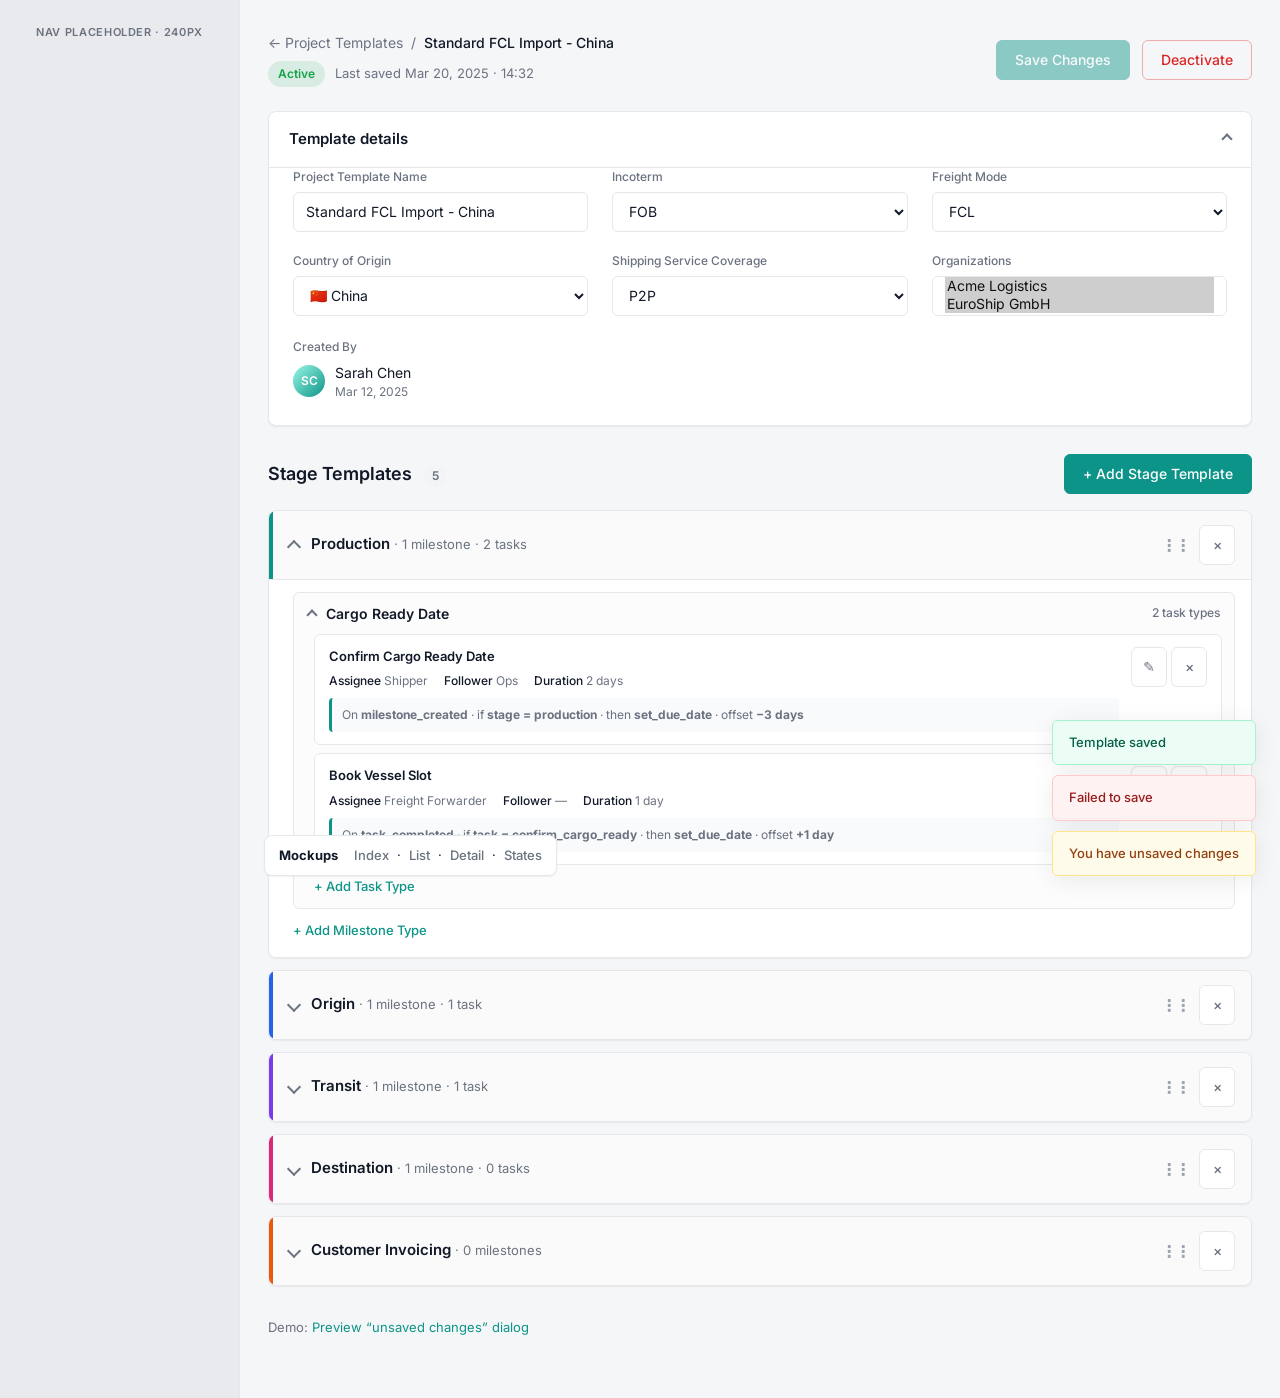
<file: project-template-mockups/detail.html>
<!DOCTYPE html>
<html lang="en">
  <head>
    <meta charset="UTF-8" />
    <meta name="viewport" content="width=device-width, initial-scale=1.0" />
    <title>Standard FCL Import - China — Detail</title>
    <link rel="preconnect" href="https://fonts.googleapis.com" />
    <link rel="preconnect" href="https://fonts.gstatic.com" crossorigin />
    <link
      href="https://fonts.googleapis.com/css2?family=Inter:wght@400;500;600;700&display=swap"
      rel="stylesheet"
    />
    <link rel="stylesheet" href="css/mockups.css" />
  </head>
  <body class="pt-mock--with-sidebar">
    <div class="app-shell stage-accent-colors">
      <aside class="sidebar-placeholder" aria-hidden="true">
        <span>Nav placeholder · 240px</span>
      </aside>
      <div class="main-area">
        <div class="main-inner">
          <header class="top-bar top-bar--detail">
            <div>
              <div class="breadcrumb">
                <a href="list.html">← Project Templates</a>
                <span aria-hidden="true">/</span>
                <strong>Standard FCL Import - China</strong>
              </div>
              <p style="margin: 8px 0 0; display: flex; align-items: center; gap: 10px">
                <span class="badge badge--success">Active</span>
                <span style="font-size: 13px; color: var(--text-muted)">Last saved Mar 20, 2025 · 14:32</span>
              </p>
            </div>
            <div class="top-bar__actions">
              <button type="button" class="btn btn--primary" disabled title="Enabled when there are unsaved edits">
                Save Changes
              </button>
              <a class="btn btn--danger-ghost" href="#modal-deactivate-template">Deactivate</a>
            </div>
          </header>

          <details class="panel-disclosure" open>
            <summary>Template details</summary>
            <div class="panel-disclosure__body">
              <div class="meta-grid">
                <div>
                  <label class="label" for="d-name">Project Template Name</label>
                  <input id="d-name" class="input" type="text" value="Standard FCL Import - China" />
                </div>
                <div>
                  <label class="label" for="d-incoterm">Incoterm</label>
                  <select id="d-incoterm" class="select">
                    <option selected>FOB</option>
                    <option>CIF</option>
                    <option>EXW</option>
                  </select>
                </div>
                <div>
                  <label class="label" for="d-mode">Freight Mode</label>
                  <select id="d-mode" class="select">
                    <option selected>FCL</option>
                    <option>LCL</option>
                    <option>Air</option>
                  </select>
                </div>
                <div>
                  <label class="label" for="d-country">Country of Origin</label>
                  <select id="d-country" class="select">
                    <option selected>🇨🇳 China</option>
                    <option>🇮🇳 India</option>
                  </select>
                </div>
                <div>
                  <label class="label" for="d-coverage">Shipping Service Coverage</label>
                  <select id="d-coverage" class="select">
                    <option selected>P2P</option>
                    <option>D2D</option>
                  </select>
                </div>
                <div>
                  <label class="label" for="d-orgs">Organizations</label>
                  <select id="d-orgs" class="select" multiple size="2">
                    <option selected>Acme Logistics</option>
                    <option selected>EuroShip GmbH</option>
                    <option>FastHaul Inc</option>
                  </select>
                </div>
                <div style="grid-column: 1 / -1">
                  <span class="label">Created By</span>
                  <div class="static-field">
                    <div class="user-cell">
                      <span class="avatar">SC</span>
                      <div>
                        <div>Sarah Chen</div>
                        <div style="font-size: 12px; color: var(--text-muted)">Mar 12, 2025</div>
                      </div>
                    </div>
                  </div>
                </div>
              </div>
            </div>
          </details>

          <section class="stages-section" aria-labelledby="stages-heading">
            <div class="stages-section__head">
              <h2 class="section-title" id="stages-heading">
                Stage Templates
                <span class="count-badge">5</span>
              </h2>
              <a class="btn btn--primary" href="#modal-add-stage">+ Add Stage Template</a>
            </div>

            <!-- Stage: Production -->
            <details class="stage-block" open style="--stage-color: var(--s0)">
              <summary>
                <span class="chev" aria-hidden="true"></span>
                <span class="stage-title">Production <span class="stage-meta">· 1 milestone · 2 tasks</span></span>
                <span class="stage-actions">
                  <span class="drag-handle" title="Reorder (handle only)" aria-hidden="true">⋮⋮</span>
                  <a class="btn btn--icon btn--icon-sm" href="#modal-remove-stage" title="Remove stage" aria-label="Remove">×</a>
                </span>
              </summary>
              <div class="stage-block__inner">
                <details class="milestone-block" open>
                  <summary>
                    <span class="chev-sm"></span>
                    Cargo Ready Date
                    <span class="milestone-count">2 task types</span>
                  </summary>
                  <div class="milestone-block__tasks">
                    <div class="task-row">
                      <div class="task-row__main">
                        <div class="task-row__name">Confirm Cargo Ready Date</div>
                        <div class="task-row__meta">
                          <span><strong>Assignee</strong> Shipper</span>
                          <span><strong>Follower</strong> Ops</span>
                          <span><strong>Duration</strong> 2 days</span>
                        </div>
                        <div class="task-row__trigger">
                          On <strong>milestone_created</strong> · if <strong>stage = production</strong> · then
                          <strong>set_due_date</strong> · offset <strong>−3 days</strong>
                        </div>
                      </div>
                      <div class="task-row__actions">
                        <a class="btn btn--icon btn--icon-sm" href="#drawer-edit-task" title="Edit">✎</a>
                        <a class="btn btn--icon btn--icon-sm" href="#modal-remove-task" title="Remove">×</a>
                      </div>
                    </div>
                    <div class="task-row">
                      <div class="task-row__main">
                        <div class="task-row__name">Book Vessel Slot</div>
                        <div class="task-row__meta">
                          <span><strong>Assignee</strong> Freight Forwarder</span>
                          <span><strong>Follower</strong> —</span>
                          <span><strong>Duration</strong> 1 day</span>
                        </div>
                        <div class="task-row__trigger">
                          On <strong>task_completed</strong> · if <strong>task = confirm_cargo_ready</strong> · then
                          <strong>set_due_date</strong> · offset <strong>+1 day</strong>
                        </div>
                      </div>
                      <div class="task-row__actions">
                        <a class="btn btn--icon btn--icon-sm" href="#drawer-edit-task" title="Edit">✎</a>
                        <a class="btn btn--icon btn--icon-sm" href="#modal-remove-task" title="Remove">×</a>
                      </div>
                    </div>
                    <div class="add-inline"><a href="#drawer-edit-task">+ Add Task Type</a></div>
                  </div>
                </details>
                <div class="add-inline"><a href="#">+ Add Milestone Type</a></div>
              </div>
            </details>

            <!-- Stage: Origin -->
            <details class="stage-block" style="--stage-color: var(--s1)">
              <summary>
                <span class="chev"></span>
                <span class="stage-title">Origin <span class="stage-meta">· 1 milestone · 1 task</span></span>
                <span class="stage-actions">
                  <span class="drag-handle" aria-hidden="true">⋮⋮</span>
                  <a class="btn btn--icon btn--icon-sm" href="#modal-remove-stage" aria-label="Remove">×</a>
                </span>
              </summary>
              <div class="stage-block__inner">
                <details class="milestone-block" open>
                  <summary>
                    <span class="chev-sm"></span>
                    Vessel Departure
                    <span class="milestone-count">1 task type</span>
                  </summary>
                  <div class="milestone-block__tasks">
                    <div class="task-row">
                      <div class="task-row__main">
                        <div class="task-row__name">Submit Shipping Instructions</div>
                        <div class="task-row__meta">
                          <span><strong>Assignee</strong> Shipper</span>
                          <span><strong>Follower</strong> Forwarder</span>
                          <span><strong>Duration</strong> 4 hours</span>
                        </div>
                        <div class="task-row__trigger">
                          On <strong>milestone_reached</strong> · if <strong>milestone = cargo_ready</strong> · then
                          <strong>notify</strong> · offset <strong>+0 days</strong>
                        </div>
                      </div>
                      <div class="task-row__actions">
                        <a class="btn btn--icon btn--icon-sm" href="#drawer-edit-task">✎</a>
                        <a class="btn btn--icon btn--icon-sm" href="#modal-remove-task">×</a>
                      </div>
                    </div>
                    <div class="add-inline"><a href="#drawer-edit-task">+ Add Task Type</a></div>
                  </div>
                </details>
                <div class="add-inline"><a href="#">+ Add Milestone Type</a></div>
              </div>
            </details>

            <!-- Stage: Transit (collapsed sample) -->
            <details class="stage-block" style="--stage-color: var(--s2)">
              <summary>
                <span class="chev"></span>
                <span class="stage-title">Transit <span class="stage-meta">· 1 milestone · 1 task</span></span>
                <span class="stage-actions">
                  <span class="drag-handle" aria-hidden="true">⋮⋮</span>
                  <a class="btn btn--icon btn--icon-sm" href="#modal-remove-stage" aria-label="Remove">×</a>
                </span>
              </summary>
              <div class="stage-block__inner">
                <details class="milestone-block">
                  <summary>
                    <span class="chev-sm"></span>
                    Vessel Arrival
                    <span class="milestone-count">1 task type</span>
                  </summary>
                  <div class="milestone-block__tasks">
                    <div class="task-row">
                      <div class="task-row__main">
                        <div class="task-row__name">Submit Customs Declaration</div>
                        <div class="task-row__meta">
                          <span><strong>Assignee</strong> Customs Broker</span>
                          <span><strong>Follower</strong> Ops</span>
                          <span><strong>Duration</strong> 3 days</span>
                        </div>
                        <div class="task-row__trigger">
                          On <strong>milestone_reached</strong> · if <strong>milestone = vessel_arrival</strong> · then
                          <strong>set_due_date</strong> · offset <strong>+0 days</strong>
                        </div>
                      </div>
                      <div class="task-row__actions">
                        <a class="btn btn--icon btn--icon-sm" href="#drawer-edit-task">✎</a>
                        <a class="btn btn--icon btn--icon-sm" href="#modal-remove-task">×</a>
                      </div>
                    </div>
                  </div>
                </details>
              </div>
            </details>

            <!-- Stage: Destination -->
            <details class="stage-block" style="--stage-color: var(--s3)">
              <summary>
                <span class="chev"></span>
                <span class="stage-title">Destination <span class="stage-meta">· 1 milestone · 0 tasks</span></span>
                <span class="stage-actions">
                  <span class="drag-handle" aria-hidden="true">⋮⋮</span>
                  <a class="btn btn--icon btn--icon-sm" href="#modal-remove-stage" aria-label="Remove">×</a>
                </span>
              </summary>
              <div class="stage-block__inner">
                <details class="milestone-block" open>
                  <summary>
                    <span class="chev-sm"></span>
                    Delivery Confirmation
                    <span class="milestone-count">0 task types</span>
                  </summary>
                  <div class="milestone-block__tasks">
                    <p style="margin: 0; padding: 12px; font-size: 13px; color: var(--text-muted)">
                      No task types in this milestone yet.
                    </p>
                    <div class="add-inline"><a href="#drawer-edit-task">+ Add Task Type</a></div>
                  </div>
                </details>
              </div>
            </details>

            <!-- Stage: Customer Invoicing -->
            <details class="stage-block" style="--stage-color: var(--s4)">
              <summary>
                <span class="chev"></span>
                <span class="stage-title">Customer Invoicing <span class="stage-meta">· 0 milestones</span></span>
                <span class="stage-actions">
                  <span class="drag-handle" aria-hidden="true">⋮⋮</span>
                  <a class="btn btn--icon btn--icon-sm" href="#modal-remove-stage" aria-label="Remove">×</a>
                </span>
              </summary>
              <div class="stage-block__inner">
                <p style="margin: 0 0 12px; font-size: 13px; color: var(--text-muted)">
                  No milestone types yet. Add a milestone to begin.
                </p>
                <div class="add-inline"><a href="#">+ Add Milestone Type</a></div>
              </div>
            </details>
          </section>

          <p style="margin-top: 32px; font-size: 13px; color: var(--text-muted)">
            Demo: <a href="#modal-unsaved">Preview “unsaved changes” dialog</a>
          </p>
        </div>
      </div>
    </div>

    <!-- Screen 2a: Add stage from library -->
    <div id="modal-add-stage" class="modal-overlay" role="dialog" aria-modal="true" aria-labelledby="add-stage-title">
      <div class="modal modal--wide">
        <div class="modal__header">
          <h2 id="add-stage-title">Add Stage Template</h2>
          <a href="#" class="modal__close" aria-label="Close">&times;</a>
        </div>
        <div class="modal__body">
          <label class="label" for="stage-search">Search library</label>
          <div class="input-wrap" style="margin-bottom: 16px">
            <svg class="search-icon" viewBox="0 0 24 24" fill="none" stroke="currentColor" stroke-width="2">
              <circle cx="11" cy="11" r="8" />
              <path d="M21 21l-4.3-4.3" />
            </svg>
            <input id="stage-search" class="input" type="search" placeholder="Search stage templates…" />
          </div>
          <div class="picker-list">
            <label class="picker-item">
              <input type="checkbox" name="stage" checked />
              <div class="picker-item__body">
                <div class="picker-item__title">Customs Clearance</div>
                <div class="picker-item__meta">3 milestone types · 12 task types</div>
              </div>
            </label>
            <label class="picker-item">
              <input type="checkbox" name="stage" />
              <div class="picker-item__body">
                <div class="picker-item__title">Warehouse Handling</div>
                <div class="picker-item__meta">2 milestone types · 6 task types</div>
              </div>
            </label>
            <label class="picker-item">
              <input type="checkbox" name="stage" />
              <div class="picker-item__body">
                <div class="picker-item__title">Last Mile Delivery</div>
                <div class="picker-item__meta">4 milestone types · 9 task types</div>
              </div>
            </label>
          </div>
        </div>
        <div class="modal__footer">
          <a href="#" class="btn btn--text">Cancel</a>
          <button type="button" class="btn btn--primary">Add Selected (1)</button>
        </div>
      </div>
    </div>

    <!-- Screen 2b: Edit task drawer -->
    <div id="drawer-edit-task" class="drawer-overlay">
      <a href="#" class="drawer-backdrop" aria-label="Close drawer"></a>
      <div class="drawer" role="dialog" aria-modal="true" aria-labelledby="drawer-task-title">
        <div class="drawer__header">
          <h2 id="drawer-task-title">Edit Task Type</h2>
          <a href="#" class="modal__close" aria-label="Close">&times;</a>
        </div>
        <div class="drawer__body">
          <form class="form-stack" action="#" onsubmit="return false;">
            <div>
              <label class="label" for="t-name">Task Type Name</label>
              <input id="t-name" class="input" type="text" value="Confirm Cargo Ready Date" />
            </div>
            <div>
              <label class="label" for="t-assignee">Assignee Type</label>
              <select id="t-assignee" class="select">
                <option selected>Shipper</option>
                <option>Freight Forwarder</option>
                <option>Customs Broker</option>
              </select>
            </div>
            <div>
              <label class="label" for="t-follower">Follower Type</label>
              <select id="t-follower" class="select">
                <option selected>Ops</option>
                <option>None</option>
              </select>
            </div>
            <div style="display: grid; grid-template-columns: 1fr 120px; gap: 12px">
              <div>
                <label class="label" for="t-dur">Duration</label>
                <input id="t-dur" class="input" type="number" value="2" />
              </div>
              <div>
                <label class="label" for="t-dur-unit">Unit</label>
                <select id="t-dur-unit" class="select">
                  <option selected>days</option>
                  <option>hours</option>
                  <option>weeks</option>
                </select>
              </div>
            </div>
            <hr style="border: none; border-top: 1px solid var(--border); margin: 8px 0" />
            <p style="margin: 0; font-size: 12px; font-weight: 600; text-transform: uppercase; letter-spacing: 0.04em; color: var(--text-muted)">
              Trigger configuration
            </p>
            <div>
              <label class="label" for="t-event">Event Type</label>
              <select id="t-event" class="select">
                <option selected>milestone_created</option>
                <option>task_completed</option>
                <option>milestone_reached</option>
              </select>
            </div>
            <div>
              <label class="label" for="t-cond-key">Condition Key</label>
              <select id="t-cond-key" class="select">
                <option selected>stage</option>
                <option>task</option>
                <option>milestone</option>
              </select>
            </div>
            <div>
              <label class="label" for="t-cond-val">Condition Value</label>
              <input id="t-cond-val" class="input" type="text" value="production" />
            </div>
            <div>
              <label class="label" for="t-op">Consequence → Operation</label>
              <select id="t-op" class="select">
                <option selected>set_due_date</option>
                <option>notify</option>
                <option>assign</option>
              </select>
            </div>
            <div style="display: grid; grid-template-columns: 1fr 140px; gap: 12px">
              <div>
                <label class="label" for="t-off">Date offset</label>
                <input id="t-off" class="input" type="number" value="-3" />
              </div>
              <div>
                <label class="label" for="t-off-unit">Unit</label>
                <select id="t-off-unit" class="select">
                  <option selected>days</option>
                  <option>weeks</option>
                </select>
              </div>
            </div>
          </form>
        </div>
        <div class="drawer__footer">
          <a href="#" class="btn btn--text">Cancel</a>
          <button type="button" class="btn btn--primary">Save</button>
        </div>
      </div>
    </div>

    <div id="modal-deactivate-template" class="modal-overlay" role="dialog" aria-modal="true">
      <div class="modal">
        <div class="modal__header">
          <h2>Deactivate template?</h2>
          <a href="#" class="modal__close" aria-label="Close">&times;</a>
        </div>
        <div class="modal__body">
          <p style="margin: 0; color: var(--text-muted); font-size: 14px">
            Are you sure you want to deactivate <strong>Standard FCL Import - China</strong>?
          </p>
        </div>
        <div class="modal__footer">
          <a href="#" class="btn btn--text">Cancel</a>
          <button type="button" class="btn btn--danger-ghost">Deactivate</button>
        </div>
      </div>
    </div>

    <div id="modal-remove-stage" class="modal-overlay" role="dialog" aria-modal="true">
      <div class="modal">
        <div class="modal__header">
          <h2>Remove stage template?</h2>
          <a href="#" class="modal__close" aria-label="Close">&times;</a>
        </div>
        <div class="modal__body">
          <p style="margin: 0; color: var(--text-muted); font-size: 14px">
            This removes the stage and its milestones and task types from this project template only.
          </p>
        </div>
        <div class="modal__footer">
          <a href="#" class="btn btn--text">Cancel</a>
          <button type="button" class="btn btn--danger-ghost">Remove</button>
        </div>
      </div>
    </div>

    <div id="modal-remove-task" class="modal-overlay" role="dialog" aria-modal="true">
      <div class="modal">
        <div class="modal__header">
          <h2>Remove task type?</h2>
          <a href="#" class="modal__close" aria-label="Close">&times;</a>
        </div>
        <div class="modal__body">
          <p style="margin: 0; color: var(--text-muted); font-size: 14px">This action cannot be undone.</p>
        </div>
        <div class="modal__footer">
          <a href="#" class="btn btn--text">Cancel</a>
          <button type="button" class="btn btn--danger-ghost">Remove</button>
        </div>
      </div>
    </div>

    <div id="modal-unsaved" class="modal-overlay" role="dialog" aria-modal="true">
      <div class="modal">
        <div class="modal__header">
          <h2>Unsaved changes</h2>
          <a href="#" class="modal__close" aria-label="Close">&times;</a>
        </div>
        <div class="modal__body">
          <p style="margin: 0; color: var(--text-muted); font-size: 14px">
            You have unsaved changes. Leave without saving?
          </p>
        </div>
        <div class="modal__footer">
          <a href="#" class="btn btn--text">Stay</a>
          <a href="list.html" class="btn btn--danger-ghost">Discard changes</a>
        </div>
      </div>
    </div>

    <div class="mock-toasts" aria-hidden="true">
      <div class="toast toast--success">Template saved</div>
      <div class="toast toast--error">Failed to save</div>
      <div class="toast toast--warn">You have unsaved changes</div>
    </div>

    <nav class="mock-nav" aria-label="Mockup pages">
      <strong>Mockups</strong>
      <a href="index.html">Index</a>
      <span>·</span>
      <a href="list.html">List</a>
      <span>·</span>
      <a href="detail.html">Detail</a>
      <span>·</span>
      <a href="states.html">States</a>
    </nav>
  </body>
</html>
</file>
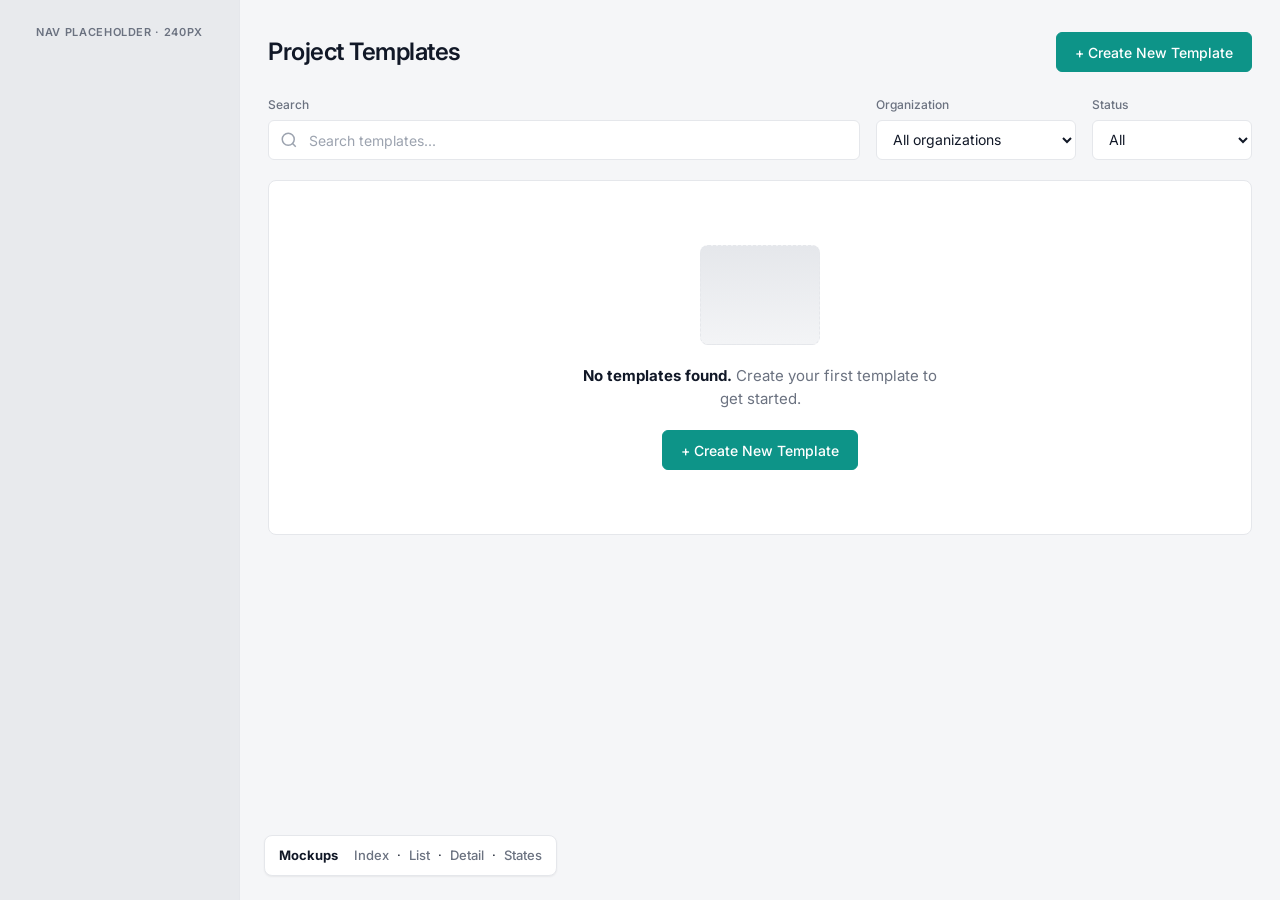
<file: project-template-mockups/list-empty.html>
<!DOCTYPE html>
<html lang="en">
  <head>
    <meta charset="UTF-8" />
    <meta name="viewport" content="width=device-width, initial-scale=1.0" />
    <title>Project Templates — Empty</title>
    <link rel="preconnect" href="https://fonts.googleapis.com" />
    <link rel="preconnect" href="https://fonts.gstatic.com" crossorigin />
    <link
      href="https://fonts.googleapis.com/css2?family=Inter:wght@400;500;600;700&display=swap"
      rel="stylesheet"
    />
    <link rel="stylesheet" href="css/mockups.css" />
  </head>
  <body class="pt-mock--with-sidebar">
    <div class="app-shell">
      <aside class="sidebar-placeholder" aria-hidden="true">
        <span>Nav placeholder · 240px</span>
      </aside>
      <div class="main-area">
        <div class="main-inner">
          <header class="top-bar">
            <h1 class="page-title">Project Templates</h1>
            <a class="btn btn--primary" href="#modal-create">+ Create New Template</a>
          </header>

          <div class="filter-bar">
            <div class="search-field">
              <label class="label" for="search">Search</label>
              <div class="input-wrap">
                <svg class="search-icon" viewBox="0 0 24 24" fill="none" stroke="currentColor" stroke-width="2">
                  <circle cx="11" cy="11" r="8" />
                  <path d="M21 21l-4.3-4.3" />
                </svg>
                <input id="search" class="input" type="search" placeholder="Search templates..." />
              </div>
            </div>
            <div class="filter-group filter-group--wide">
              <label class="label" for="org">Organization</label>
              <select id="org" class="select">
                <option>All organizations</option>
              </select>
            </div>
            <div class="filter-group">
              <label class="label" for="status">Status</label>
              <select id="status" class="select">
                <option>All</option>
              </select>
            </div>
          </div>

          <div class="table-wrap">
            <div class="empty-state">
              <div class="empty-state__art" aria-hidden="true"></div>
              <p><strong style="color: var(--text)">No templates found.</strong> Create your first template to get started.</p>
              <p style="margin-top: 20px">
                <a class="btn btn--primary" href="#modal-create">+ Create New Template</a>
              </p>
            </div>
          </div>
        </div>
      </div>
    </div>

    <div id="modal-create" class="modal-overlay" role="dialog" aria-modal="true" aria-labelledby="create-title">
      <div class="modal">
        <div class="modal__header">
          <h2 id="create-title">Create New Project Template</h2>
          <a href="#" class="modal__close" aria-label="Close">&times;</a>
        </div>
        <div class="modal__body">
          <form class="form-stack">
            <div>
              <label class="label required" for="pt-name">Project Template Name</label>
              <input id="pt-name" class="input input--error" type="text" value="" aria-invalid="true" />
              <p class="field-error">This field is required.</p>
            </div>
            <div>
              <label class="label" for="pt-incoterm">Incoterm</label>
              <select id="pt-incoterm" class="select">
                <option value="">Select incoterm</option>
                <option>FOB</option>
              </select>
            </div>
          </form>
        </div>
        <div class="modal__footer">
          <a href="#" class="btn btn--text">Cancel</a>
          <button type="button" class="btn btn--primary">Create Template</button>
        </div>
      </div>
    </div>

    <nav class="mock-nav" aria-label="Mockup pages">
      <strong>Mockups</strong>
      <a href="index.html">Index</a>
      <span>·</span>
      <a href="list.html">List</a>
      <span>·</span>
      <a href="detail.html">Detail</a>
      <span>·</span>
      <a href="states.html">States</a>
    </nav>
  </body>
</html>
</file>
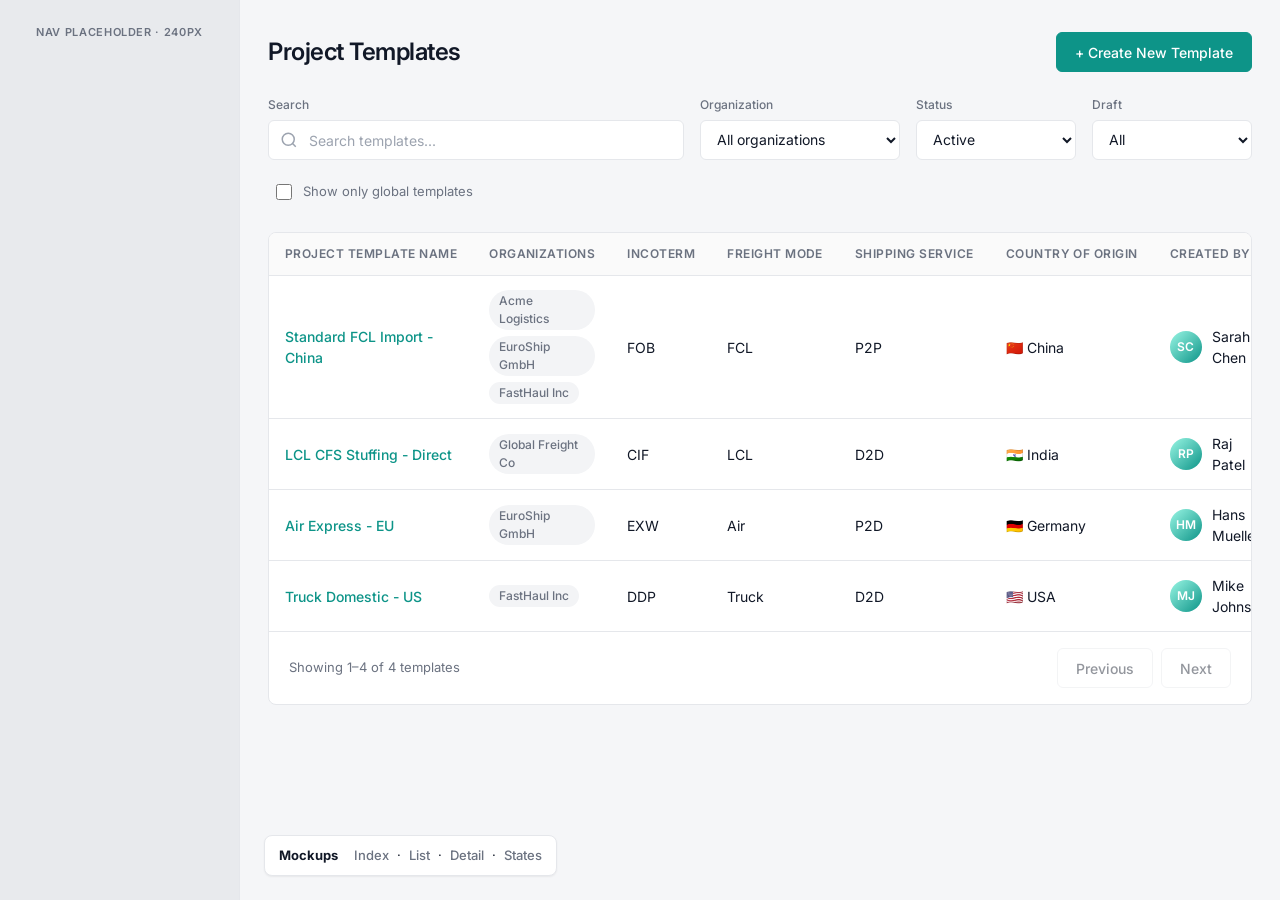
<file: project-template-mockups/list.html>
<!DOCTYPE html>
<html lang="en">
  <head>
    <meta charset="UTF-8" />
    <meta name="viewport" content="width=device-width, initial-scale=1.0" />
    <title>Project Templates — List</title>
    <link rel="preconnect" href="https://fonts.googleapis.com" />
    <link rel="preconnect" href="https://fonts.gstatic.com" crossorigin />
    <link
      href="https://fonts.googleapis.com/css2?family=Inter:wght@400;500;600;700&display=swap"
      rel="stylesheet"
    />
    <link rel="stylesheet" href="css/mockups.css" />
  </head>
  <body class="pt-mock--with-sidebar">
    <div class="app-shell">
      <aside class="sidebar-placeholder" aria-hidden="true">
        <span>Nav placeholder · 240px</span>
      </aside>
      <div class="main-area">
        <div class="main-inner">
          <header class="top-bar">
            <h1 class="page-title">Project Templates</h1>
            <a class="btn btn--primary" href="#modal-create">+ Create New Template</a>
          </header>

          <div class="filter-bar">
            <div class="search-field">
              <label class="label" for="search">Search</label>
              <div class="input-wrap">
                <svg class="search-icon" viewBox="0 0 24 24" fill="none" stroke="currentColor" stroke-width="2" aria-hidden="true">
                  <circle cx="11" cy="11" r="8" />
                  <path d="M21 21l-4.3-4.3" />
                </svg>
                <input id="search" class="input" type="search" placeholder="Search templates..." />
              </div>
            </div>
            <div class="filter-group filter-group--wide">
              <label class="label" for="org">Organization</label>
              <select id="org" class="select" aria-label="Organization filter">
                <option>All organizations</option>
                <option>Acme Logistics</option>
                <option>Global Freight Co</option>
              </select>
            </div>
            <div class="filter-group">
              <label class="label" for="status">Status</label>
              <select id="status" class="select">
                <option>Active</option>
                <option>Inactive</option>
                <option>All</option>
              </select>
            </div>
            <div class="filter-group">
              <label class="label" for="draft">Draft</label>
              <select id="draft" class="select">
                <option>All</option>
                <option>Yes</option>
                <option>No</option>
              </select>
            </div>
            <div class="toggle-inline">
              <input id="global-only" type="checkbox" />
              <label for="global-only">Show only global templates</label>
            </div>
          </div>

          <div class="table-wrap">
            <table class="data-table">
              <thead>
                <tr>
                  <th class="sortable">Project Template Name</th>
                  <th class="sortable">Organizations</th>
                  <th class="sortable">Incoterm</th>
                  <th class="sortable">Freight Mode</th>
                  <th class="sortable">Shipping Service</th>
                  <th class="sortable">Country of Origin</th>
                  <th class="sortable">Created By</th>
                  <th style="text-align: right">Actions</th>
                </tr>
              </thead>
              <tbody>
                <tr>
                  <td>
                    <a class="link-cell" href="detail.html">Standard FCL Import - China</a>
                  </td>
                  <td>
                    <div class="chip-list">
                      <span class="chip">Acme Logistics</span>
                      <span class="chip">EuroShip GmbH</span>
                      <span class="chip">FastHaul Inc</span>
                    </div>
                  </td>
                  <td>FOB</td>
                  <td>FCL</td>
                  <td>P2P</td>
                  <td>🇨🇳 China</td>
                  <td>
                    <div class="user-cell">
                      <span class="avatar" aria-hidden="true">SC</span>
                      <span>Sarah Chen</span>
                    </div>
                  </td>
                  <td>
                    <div class="row-actions">
                      <a class="btn btn--icon btn--icon-sm" href="detail.html" title="Edit" aria-label="Edit">✎</a>
                      <button type="button" class="btn btn--icon btn--icon-sm" title="Clone" aria-label="Clone">⎘</button>
                      <a class="btn btn--icon btn--icon-sm" href="#modal-deactivate" title="Deactivate" aria-label="Deactivate">⌫</a>
                    </div>
                  </td>
                </tr>
                <tr>
                  <td>
                    <a class="link-cell" href="detail.html">LCL CFS Stuffing - Direct</a>
                  </td>
                  <td>
                    <div class="chip-list"><span class="chip">Global Freight Co</span></div>
                  </td>
                  <td>CIF</td>
                  <td>LCL</td>
                  <td>D2D</td>
                  <td>🇮🇳 India</td>
                  <td>
                    <div class="user-cell">
                      <span class="avatar">RP</span>
                      <span>Raj Patel</span>
                    </div>
                  </td>
                  <td>
                    <div class="row-actions">
                      <a class="btn btn--icon btn--icon-sm" href="detail.html" title="Edit">✎</a>
                      <button type="button" class="btn btn--icon btn--icon-sm" title="Clone">⎘</button>
                      <a class="btn btn--icon btn--icon-sm" href="#modal-deactivate" title="Deactivate">⌫</a>
                    </div>
                  </td>
                </tr>
                <tr>
                  <td>
                    <a class="link-cell" href="detail.html">Air Express - EU</a>
                  </td>
                  <td>
                    <div class="chip-list"><span class="chip">EuroShip GmbH</span></div>
                  </td>
                  <td>EXW</td>
                  <td>Air</td>
                  <td>P2D</td>
                  <td>🇩🇪 Germany</td>
                  <td>
                    <div class="user-cell">
                      <span class="avatar">HM</span>
                      <span>Hans Mueller</span>
                    </div>
                  </td>
                  <td>
                    <div class="row-actions">
                      <a class="btn btn--icon btn--icon-sm" href="detail.html" title="Edit">✎</a>
                      <button type="button" class="btn btn--icon btn--icon-sm" title="Clone">⎘</button>
                      <a class="btn btn--icon btn--icon-sm" href="#modal-deactivate" title="Deactivate">⌫</a>
                    </div>
                  </td>
                </tr>
                <tr>
                  <td>
                    <a class="link-cell" href="detail.html">Truck Domestic - US</a>
                  </td>
                  <td>
                    <div class="chip-list"><span class="chip">FastHaul Inc</span></div>
                  </td>
                  <td>DDP</td>
                  <td>Truck</td>
                  <td>D2D</td>
                  <td>🇺🇸 USA</td>
                  <td>
                    <div class="user-cell">
                      <span class="avatar">MJ</span>
                      <span>Mike Johnson</span>
                    </div>
                  </td>
                  <td>
                    <div class="row-actions">
                      <a class="btn btn--icon btn--icon-sm" href="detail.html" title="Edit">✎</a>
                      <button type="button" class="btn btn--icon btn--icon-sm" title="Clone">⎘</button>
                      <a class="btn btn--icon btn--icon-sm" href="#modal-deactivate" title="Deactivate">⌫</a>
                    </div>
                  </td>
                </tr>
              </tbody>
            </table>
            <div class="pagination">
              <span>Showing 1–4 of 4 templates</span>
              <div class="pagination__controls">
                <button type="button" class="btn btn--ghost" disabled>Previous</button>
                <button type="button" class="btn btn--ghost" disabled>Next</button>
              </div>
            </div>
          </div>
        </div>
      </div>
    </div>

    <!-- Screen 1a: Create modal -->
    <div id="modal-create" class="modal-overlay" role="dialog" aria-modal="true" aria-labelledby="create-title">
      <div class="modal">
        <div class="modal__header">
          <h2 id="create-title">Create New Project Template</h2>
          <a href="#" class="modal__close" aria-label="Close">&times;</a>
        </div>
        <div class="modal__body">
          <form class="form-stack" action="#" onsubmit="return false;">
            <div>
              <label class="label required" for="pt-name">Project Template Name</label>
              <input id="pt-name" class="input" type="text" placeholder="e.g. Standard FCL Import - China" />
            </div>
            <div>
              <label class="label" for="pt-incoterm">Incoterm</label>
              <select id="pt-incoterm" class="select">
                <option value="">Select incoterm</option>
                <option>FOB</option>
                <option>CIF</option>
                <option>EXW</option>
                <option>DDP</option>
                <option>DAP</option>
                <option>FCA</option>
              </select>
            </div>
            <div>
              <label class="label" for="pt-mode">Freight Mode</label>
              <select id="pt-mode" class="select">
                <option value="">Select mode</option>
                <option>FCL</option>
                <option>LCL</option>
                <option>Air</option>
                <option>Truck</option>
                <option>Rail</option>
              </select>
            </div>
            <div>
              <label class="label" for="pt-coverage">Shipping Service Coverage</label>
              <select id="pt-coverage" class="select">
                <option value="">Select coverage</option>
                <option>P2P</option>
                <option>D2D</option>
                <option>P2D</option>
                <option>D2P</option>
              </select>
            </div>
            <div>
              <label class="label" for="pt-country">Country of Origin</label>
              <select id="pt-country" class="select">
                <option value="">Search countries…</option>
                <option>🇨🇳 China</option>
                <option>🇮🇳 India</option>
                <option>🇩🇪 Germany</option>
                <option>🇺🇸 USA</option>
              </select>
            </div>
            <div>
              <label class="label" for="pt-orgs">Organizations</label>
              <select id="pt-orgs" class="select" multiple size="3" aria-label="Organizations multi-select">
                <option>Acme Logistics</option>
                <option>Global Freight Co</option>
                <option>EuroShip GmbH</option>
              </select>
              <p style="margin: 6px 0 0; font-size: 12px; color: var(--text-muted)">
                Mock: native multi-select; product would use a styled multi-select.
              </p>
            </div>
          </form>
        </div>
        <div class="modal__footer">
          <a href="#" class="btn btn--text">Cancel</a>
          <button type="button" class="btn btn--primary">Create Template</button>
        </div>
      </div>
    </div>

    <!-- Confirmation: deactivate -->
    <div id="modal-deactivate" class="modal-overlay" role="dialog" aria-modal="true" aria-labelledby="deact-title">
      <div class="modal">
        <div class="modal__header">
          <h2 id="deact-title">Deactivate template?</h2>
          <a href="#" class="modal__close" aria-label="Close">&times;</a>
        </div>
        <div class="modal__body">
          <p style="margin: 0; color: var(--text-muted); font-size: 14px">
            Are you sure you want to deactivate this template? Active projects using it may be affected.
          </p>
        </div>
        <div class="modal__footer">
          <a href="#" class="btn btn--text">Cancel</a>
          <button type="button" class="btn btn--danger-ghost">Deactivate</button>
        </div>
      </div>
    </div>

    <nav class="mock-nav" aria-label="Mockup pages">
      <strong>Mockups</strong>
      <a href="index.html">Index</a>
      <span>·</span>
      <a href="list.html">List</a>
      <span>·</span>
      <a href="detail.html">Detail</a>
      <span>·</span>
      <a href="states.html">States</a>
    </nav>
  </body>
</html>
</file>
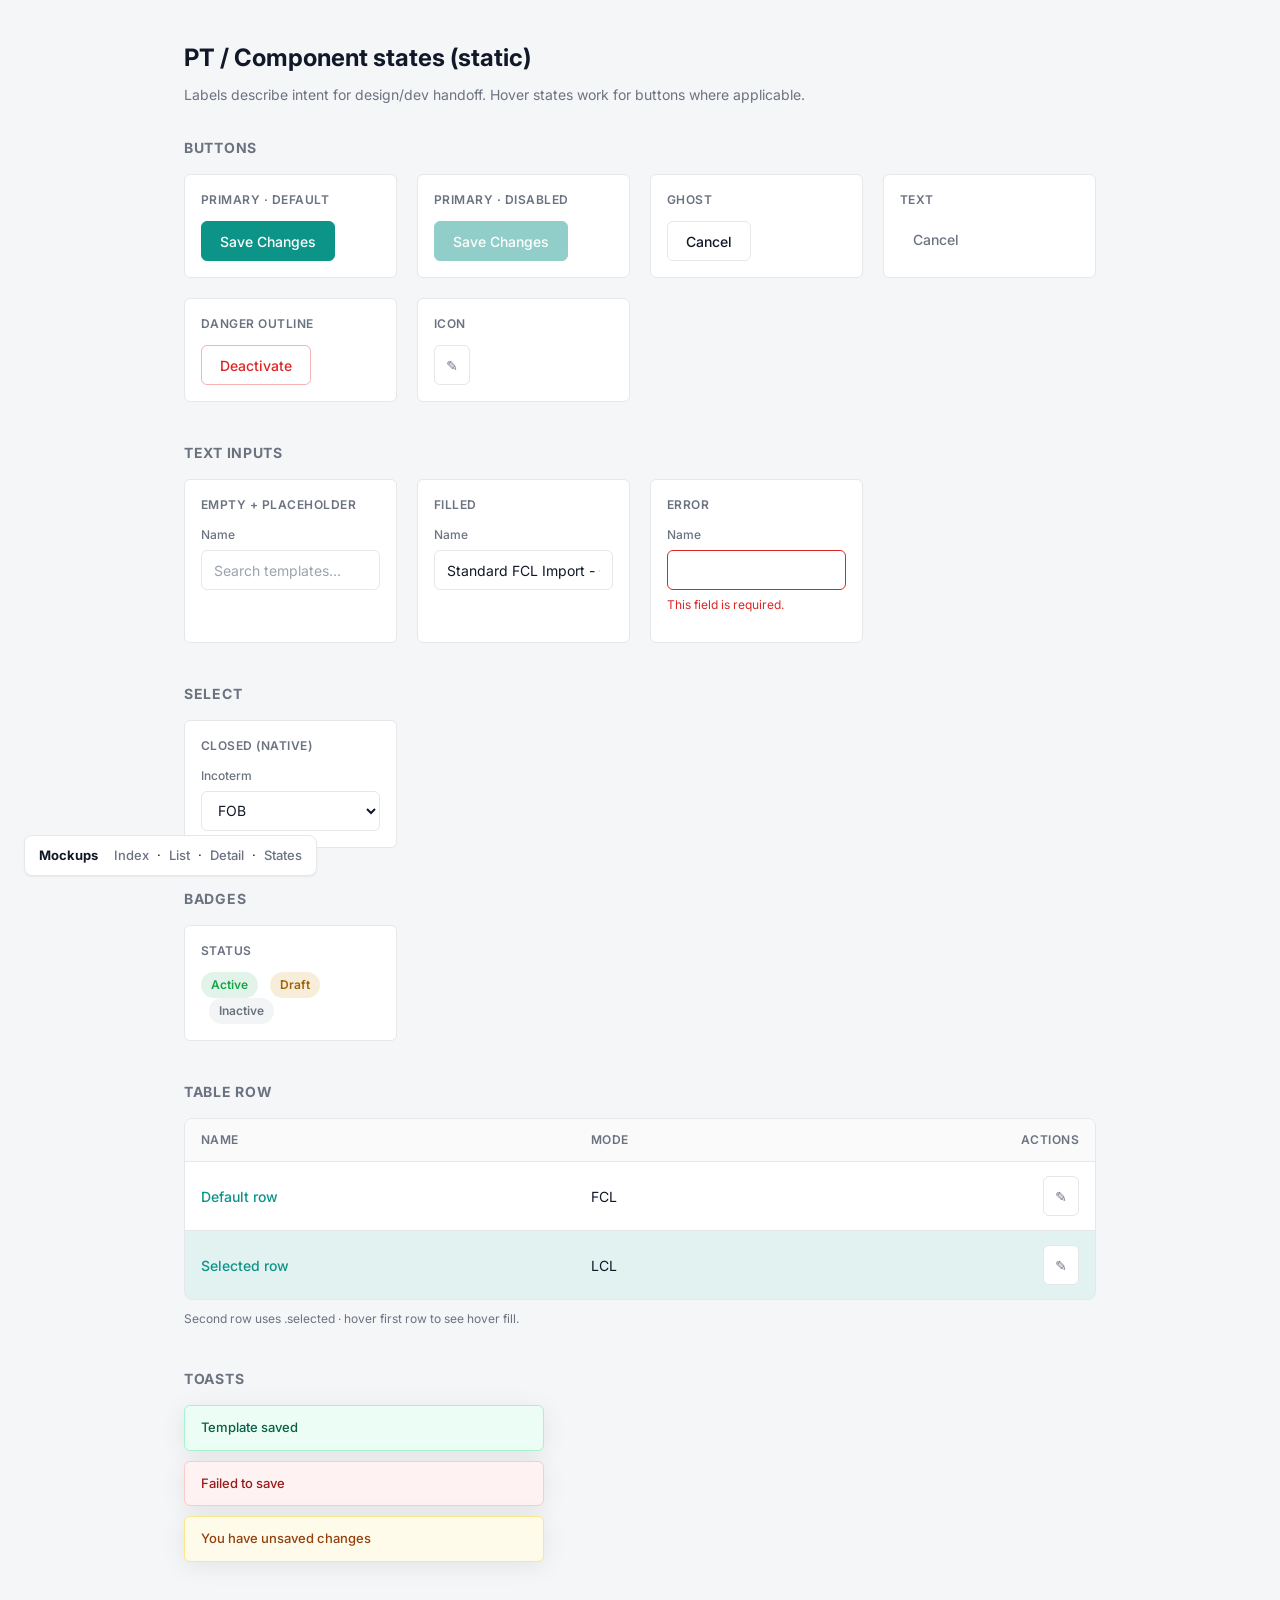
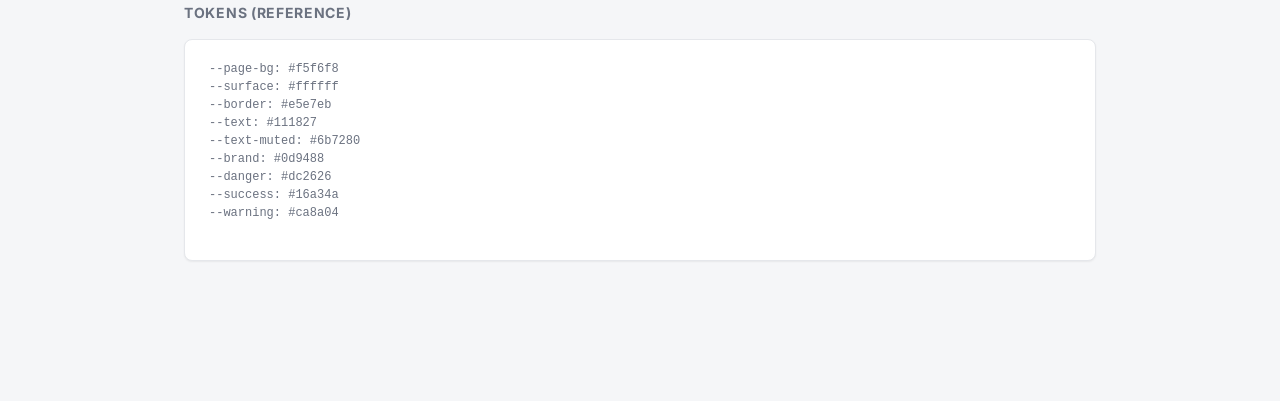
<file: project-template-mockups/states.html>
<!DOCTYPE html>
<html lang="en">
  <head>
    <meta charset="UTF-8" />
    <meta name="viewport" content="width=device-width, initial-scale=1.0" />
    <title>Component states — PT mockups</title>
    <link rel="preconnect" href="https://fonts.googleapis.com" />
    <link rel="preconnect" href="https://fonts.gstatic.com" crossorigin />
    <link
      href="https://fonts.googleapis.com/css2?family=Inter:wght@400;500;600;700&display=swap"
      rel="stylesheet"
    />
    <link rel="stylesheet" href="css/mockups.css" />
    <style>
      .states-page {
        max-width: 960px;
        margin: 0 auto;
        padding: 40px 24px 100px;
      }
      .states-page h1 {
        font-size: 24px;
        margin: 0 0 8px;
      }
      .states-page > p {
        color: var(--text-muted);
        margin: 0 0 32px;
      }
      .states-section {
        margin-bottom: 40px;
      }
      .states-section h2 {
        font-size: 14px;
        text-transform: uppercase;
        letter-spacing: 0.05em;
        color: var(--text-muted);
        margin: 0 0 16px;
      }
    </style>
  </head>
  <body style="background: var(--page-bg)">
    <div class="states-page">
      <h1>PT / Component states (static)</h1>
      <p>Labels describe intent for design/dev handoff. Hover states work for buttons where applicable.</p>

      <section class="states-section" aria-labelledby="s-buttons">
        <h2 id="s-buttons">Buttons</h2>
        <div class="states-grid">
          <div class="state-card">
            <h4>Primary · default</h4>
            <button type="button" class="btn btn--primary">Save Changes</button>
          </div>
          <div class="state-card">
            <h4>Primary · disabled</h4>
            <button type="button" class="btn btn--primary" disabled>Save Changes</button>
          </div>
          <div class="state-card">
            <h4>Ghost</h4>
            <button type="button" class="btn btn--ghost">Cancel</button>
          </div>
          <div class="state-card">
            <h4>Text</h4>
            <button type="button" class="btn btn--text">Cancel</button>
          </div>
          <div class="state-card">
            <h4>Danger outline</h4>
            <button type="button" class="btn btn--danger-ghost">Deactivate</button>
          </div>
          <div class="state-card">
            <h4>Icon</h4>
            <button type="button" class="btn btn--icon btn--icon-sm" aria-label="Edit">✎</button>
          </div>
        </div>
      </section>

      <section class="states-section" aria-labelledby="s-inputs">
        <h2 id="s-inputs">Text inputs</h2>
        <div class="states-grid">
          <div class="state-card">
            <h4>Empty + placeholder</h4>
            <label class="label" for="in1">Name</label>
            <input id="in1" class="input" type="text" placeholder="Search templates…" />
          </div>
          <div class="state-card">
            <h4>Filled</h4>
            <label class="label" for="in2">Name</label>
            <input id="in2" class="input" type="text" value="Standard FCL Import - China" />
          </div>
          <div class="state-card">
            <h4>Error</h4>
            <label class="label" for="in3">Name</label>
            <input id="in3" class="input input--error" type="text" value="" aria-invalid="true" />
            <p class="field-error">This field is required.</p>
          </div>
        </div>
      </section>

      <section class="states-section" aria-labelledby="s-dropdown">
        <h2 id="s-dropdown">Select</h2>
        <div class="states-grid">
          <div class="state-card">
            <h4>Closed (native)</h4>
            <label class="label" for="sel1">Incoterm</label>
            <select id="sel1" class="select">
              <option>FOB</option>
              <option>CIF</option>
            </select>
          </div>
        </div>
      </section>

      <section class="states-section" aria-labelledby="s-badges">
        <h2 id="s-badges">Badges</h2>
        <div class="states-grid">
          <div class="state-card">
            <h4>Status</h4>
            <span class="badge badge--success">Active</span>
            <span class="badge badge--warning" style="margin-left: 8px">Draft</span>
            <span class="badge badge--neutral" style="margin-left: 8px">Inactive</span>
          </div>
        </div>
      </section>

      <section class="states-section" aria-labelledby="s-table">
        <h2 id="s-table">Table row</h2>
        <div class="table-wrap" style="max-width: 100%">
          <table class="data-table">
            <thead>
              <tr>
                <th>Name</th>
                <th>Mode</th>
                <th style="text-align: right">Actions</th>
              </tr>
            </thead>
            <tbody>
              <tr>
                <td><a class="link-cell" href="detail.html">Default row</a></td>
                <td>FCL</td>
                <td style="text-align: right"><button type="button" class="btn btn--icon btn--icon-sm">✎</button></td>
              </tr>
              <tr class="selected">
                <td><span class="link-cell" style="cursor: default">Selected row</span></td>
                <td>LCL</td>
                <td style="text-align: right"><button type="button" class="btn btn--icon btn--icon-sm">✎</button></td>
              </tr>
            </tbody>
          </table>
        </div>
        <p style="font-size: 12px; color: var(--text-muted); margin-top: 10px">Second row uses .selected · hover first row to see hover fill.</p>
      </section>

      <section class="states-section" aria-labelledby="s-toast">
        <h2 id="s-toast">Toasts</h2>
        <div style="display: flex; flex-direction: column; gap: 10px; max-width: 360px">
          <div class="toast toast--success">Template saved</div>
          <div class="toast toast--error">Failed to save</div>
          <div class="toast toast--warn">You have unsaved changes</div>
        </div>
      </section>

      <section class="states-section" aria-labelledby="s-tokens">
        <h2 id="s-tokens">Tokens (reference)</h2>
        <div class="card">
          <div class="card__body">
            <pre style="margin: 0; font-size: 12px; overflow: auto; color: var(--text-muted)">
--page-bg: #f5f6f8
--surface: #ffffff
--border: #e5e7eb
--text: #111827
--text-muted: #6b7280
--brand: #0d9488
--danger: #dc2626
--success: #16a34a
--warning: #ca8a04
            </pre>
          </div>
        </div>
      </section>
    </div>

    <nav class="mock-nav" aria-label="Mockup pages">
      <strong>Mockups</strong>
      <a href="index.html">Index</a>
      <span>·</span>
      <a href="list.html">List</a>
      <span>·</span>
      <a href="detail.html">Detail</a>
      <span>·</span>
      <a href="states.html">States</a>
    </nav>
  </body>
</html>
</file>
<file: project-template-mockups/css/mockups.css>
/* Project Template Management — static mockups (desktop 1440) */

:root {
  --sidebar-w: 240px;
  --content-max: 1200px;
  --page-bg: #f5f6f8;
  --surface: #ffffff;
  --border: #e5e7eb;
  --text: #111827;
  --text-muted: #6b7280;
  --text-faint: #9ca3af;
  --brand: #0d9488;
  --brand-hover: #0f766e;
  --brand-muted: rgba(13, 148, 136, 0.12);
  --danger: #dc2626;
  --danger-muted: rgba(220, 38, 38, 0.08);
  --success: #16a34a;
  --warning: #ca8a04;
  --row-hover: #f9fafb;
  --shadow-card: 0 1px 2px rgba(0, 0, 0, 0.06);
  --shadow-md: 0 4px 24px rgba(0, 0, 0, 0.08);
  --radius: 8px;
  --radius-sm: 6px;
  --font: "Inter", system-ui, -apple-system, sans-serif;
}

*,
*::before,
*::after {
  box-sizing: border-box;
}

html {
  font-size: 16px;
}

body {
  margin: 0;
  min-height: 100vh;
  font-family: var(--font);
  font-size: 14px;
  line-height: 1.5;
  color: var(--text);
  background: var(--page-bg);
}

a {
  color: var(--brand);
  text-decoration: none;
}
a:hover {
  text-decoration: underline;
}

/* ——— Shell ——— */
.app-shell {
  display: flex;
  min-height: 100vh;
}

.sidebar-placeholder {
  width: var(--sidebar-w);
  flex-shrink: 0;
  background: #e8eaed;
  border-right: 1px solid var(--border);
  display: flex;
  align-items: flex-start;
  justify-content: center;
  padding-top: 24px;
}

.sidebar-placeholder span {
  font-size: 11px;
  font-weight: 600;
  letter-spacing: 0.06em;
  text-transform: uppercase;
  color: var(--text-muted);
}

.main-area {
  flex: 1;
  min-width: 0;
  padding: 32px 28px 48px;
}

.main-inner {
  max-width: var(--content-max);
  margin: 0 auto;
}

/* ——— Type ——— */
.page-title {
  margin: 0;
  font-size: 24px;
  font-weight: 600;
  letter-spacing: -0.02em;
}

.section-title {
  margin: 0;
  font-size: 18px;
  font-weight: 600;
}

.label {
  display: block;
  font-size: 12px;
  font-weight: 500;
  color: var(--text-muted);
  margin-bottom: 6px;
}

/* ——— Top bar rows ——— */
.top-bar {
  display: flex;
  align-items: center;
  justify-content: space-between;
  gap: 16px;
  margin-bottom: 24px;
}

.top-bar--detail {
  flex-wrap: wrap;
}

.breadcrumb {
  display: flex;
  align-items: center;
  gap: 8px;
  font-size: 14px;
  color: var(--text-muted);
}

.breadcrumb a {
  color: var(--text-muted);
}
.breadcrumb a:hover {
  color: var(--brand);
}

.breadcrumb strong {
  color: var(--text);
  font-weight: 500;
}

.top-bar__actions {
  display: flex;
  align-items: center;
  gap: 12px;
  flex-wrap: wrap;
}

/* ——— Buttons ——— */
.btn {
  display: inline-flex;
  align-items: center;
  justify-content: center;
  gap: 8px;
  min-height: 40px;
  padding: 0 18px;
  font-family: inherit;
  font-size: 14px;
  font-weight: 500;
  border-radius: var(--radius-sm);
  border: 1px solid transparent;
  cursor: pointer;
  text-decoration: none;
  transition: background 0.15s, border-color 0.15s, color 0.15s, opacity 0.15s;
}

.btn:disabled {
  opacity: 0.45;
  cursor: not-allowed;
}

.btn--primary {
  background: var(--brand);
  color: #fff;
  border-color: var(--brand);
}
.btn--primary:hover:not(:disabled) {
  background: var(--brand-hover);
  border-color: var(--brand-hover);
  text-decoration: none;
}

.btn--ghost {
  background: transparent;
  color: var(--text);
  border-color: var(--border);
}
.btn--ghost:hover:not(:disabled) {
  background: var(--row-hover);
  text-decoration: none;
}

.btn--danger-ghost {
  background: transparent;
  color: var(--danger);
  border-color: rgba(220, 38, 38, 0.35);
}
.btn--danger-ghost:hover:not(:disabled) {
  background: var(--danger-muted);
  text-decoration: none;
}

.btn--text {
  background: transparent;
  color: var(--text-muted);
  border-color: transparent;
  min-height: 36px;
  padding: 0 12px;
}
.btn--text:hover:not(:disabled) {
  color: var(--text);
  background: var(--row-hover);
  text-decoration: none;
}

.btn--icon {
  min-width: 40px;
  padding: 0;
  border-color: var(--border);
  background: var(--surface);
  color: var(--text-muted);
}
.btn--icon:hover:not(:disabled) {
  background: var(--row-hover);
  color: var(--text);
}

/* ——— Badges ——— */
.badge {
  display: inline-flex;
  align-items: center;
  padding: 4px 10px;
  font-size: 12px;
  font-weight: 600;
  border-radius: 999px;
}

.badge--success {
  background: rgba(22, 163, 74, 0.12);
  color: var(--success);
}

.badge--warning {
  background: rgba(202, 138, 4, 0.15);
  color: #a16207;
}

.badge--neutral {
  background: #f3f4f6;
  color: var(--text-muted);
}

.count-badge {
  display: inline-flex;
  align-items: center;
  justify-content: center;
  min-width: 22px;
  height: 22px;
  padding: 0 7px;
  margin-left: 8px;
  font-size: 12px;
  font-weight: 600;
  color: var(--text-muted);
  background: #f3f4f6;
  border-radius: 999px;
}

/* ——— Cards & panels ——— */
.card {
  background: var(--surface);
  border: 1px solid var(--border);
  border-radius: var(--radius);
  box-shadow: var(--shadow-card);
}

.card__body {
  padding: 20px 24px;
}

/* ——— Filters ——— */
.filter-bar {
  display: flex;
  flex-wrap: wrap;
  gap: 12px 16px;
  align-items: flex-end;
  margin-bottom: 20px;
}

.search-field {
  flex: 1 1 280px;
  min-width: 200px;
}

.input-wrap {
  position: relative;
}

.input-wrap .input {
  padding-left: 40px;
}

.search-icon {
  position: absolute;
  left: 12px;
  top: 50%;
  transform: translateY(-50%);
  width: 18px;
  height: 18px;
  color: var(--text-faint);
  pointer-events: none;
}

.input,
.select {
  width: 100%;
  height: 40px;
  padding: 0 12px;
  font-family: inherit;
  font-size: 14px;
  color: var(--text);
  background: var(--surface);
  border: 1px solid var(--border);
  border-radius: var(--radius-sm);
}

.input::placeholder {
  color: var(--text-faint);
}

.input:focus,
.select:focus {
  outline: 2px solid var(--brand);
  outline-offset: 1px;
  border-color: var(--brand);
}

.input--error {
  border-color: var(--danger);
}

.field-error {
  margin-top: 6px;
  font-size: 12px;
  color: var(--danger);
}

.filter-group {
  flex: 0 1 160px;
}

.filter-group--wide {
  flex: 0 1 200px;
}

.toggle-inline {
  display: flex;
  align-items: center;
  gap: 8px;
  height: 40px;
  padding: 0 4px;
  font-size: 13px;
  color: var(--text-muted);
}

.toggle-inline input {
  width: 16px;
  height: 16px;
  accent-color: var(--brand);
}

/* ——— Table ——— */
.table-wrap {
  border: 1px solid var(--border);
  border-radius: var(--radius);
  overflow: hidden;
  background: var(--surface);
}

.data-table {
  width: 100%;
  border-collapse: collapse;
  font-size: 14px;
}

.data-table th {
  text-align: left;
  padding: 12px 16px;
  font-size: 12px;
  font-weight: 600;
  color: var(--text-muted);
  text-transform: uppercase;
  letter-spacing: 0.04em;
  background: #fafafa;
  border-bottom: 1px solid var(--border);
  white-space: nowrap;
}

.data-table th.sortable {
  cursor: pointer;
  user-select: none;
}
.data-table th.sortable:hover {
  color: var(--text);
}

.data-table td {
  padding: 14px 16px;
  border-bottom: 1px solid var(--border);
  vertical-align: middle;
}

.data-table tr:last-child td {
  border-bottom: none;
}

.data-table tbody tr {
  transition: background 0.12s;
}

.data-table tbody tr:hover {
  background: var(--row-hover);
}

.data-table tbody tr.selected {
  background: var(--brand-muted);
}

.link-cell {
  font-weight: 500;
  color: var(--brand);
}

.chip-list {
  display: flex;
  flex-wrap: wrap;
  gap: 6px;
}

.chip {
  display: inline-flex;
  align-items: center;
  padding: 2px 10px;
  font-size: 12px;
  font-weight: 500;
  color: var(--text-muted);
  background: #f3f4f6;
  border-radius: 999px;
}

.user-cell {
  display: flex;
  align-items: center;
  gap: 10px;
}

.avatar {
  width: 32px;
  height: 32px;
  border-radius: 50%;
  background: linear-gradient(135deg, #99f6e4, var(--brand));
  color: #fff;
  font-size: 12px;
  font-weight: 600;
  display: flex;
  align-items: center;
  justify-content: center;
  flex-shrink: 0;
}

.row-actions {
  display: flex;
  gap: 6px;
  justify-content: flex-end;
}

.pagination {
  display: flex;
  align-items: center;
  justify-content: space-between;
  padding: 16px 20px;
  border-top: 1px solid var(--border);
  font-size: 13px;
  color: var(--text-muted);
}

.pagination__controls {
  display: flex;
  gap: 8px;
}

/* ——— Empty state ——— */
.empty-state {
  text-align: center;
  padding: 64px 24px;
  color: var(--text-muted);
}

.empty-state__art {
  width: 120px;
  height: 100px;
  margin: 0 auto 20px;
  background: linear-gradient(180deg, #e5e7eb 0%, #f3f4f6 100%);
  border-radius: var(--radius);
  border: 1px dashed var(--border);
}

.empty-state p {
  margin: 0;
  max-width: 360px;
  margin-left: auto;
  margin-right: auto;
  font-size: 15px;
}

/* ——— Modal (:target) ——— */
.modal-overlay {
  display: none;
  position: fixed;
  inset: 0;
  z-index: 100;
  align-items: center;
  justify-content: center;
  padding: 24px;
  background: rgba(17, 24, 39, 0.45);
  backdrop-filter: blur(2px);
}

.modal-overlay:target {
  display: flex;
}

.modal {
  width: 100%;
  max-width: 520px;
  max-height: calc(100vh - 48px);
  overflow: auto;
  background: var(--surface);
  border-radius: var(--radius);
  box-shadow: var(--shadow-md);
  border: 1px solid var(--border);
}

.modal--wide {
  max-width: 560px;
}

.modal__header {
  display: flex;
  align-items: center;
  justify-content: space-between;
  padding: 20px 24px;
  border-bottom: 1px solid var(--border);
}

.modal__header h2 {
  margin: 0;
  font-size: 18px;
  font-weight: 600;
}

.modal__close {
  display: flex;
  align-items: center;
  justify-content: center;
  width: 36px;
  height: 36px;
  border: none;
  border-radius: var(--radius-sm);
  background: transparent;
  color: var(--text-muted);
  cursor: pointer;
  font-size: 20px;
  line-height: 1;
  text-decoration: none;
}
.modal__close:hover {
  background: var(--row-hover);
  color: var(--text);
}

.modal__body {
  padding: 24px;
}

.modal__footer {
  display: flex;
  align-items: center;
  justify-content: space-between;
  gap: 12px;
  padding: 16px 24px;
  border-top: 1px solid var(--border);
  background: #fafafa;
}

.form-stack {
  display: flex;
  flex-direction: column;
  gap: 18px;
}

.required::after {
  content: " *";
  color: var(--danger);
}

/* ——— Drawer (:target) ——— */
.drawer-overlay {
  display: none;
  position: fixed;
  inset: 0;
  z-index: 90;
  background: rgba(17, 24, 39, 0.35);
}

.drawer-overlay:target {
  display: block;
}

.drawer-backdrop {
  position: fixed;
  inset: 0;
  z-index: 91;
  cursor: default;
}

.drawer {
  position: fixed;
  top: 0;
  right: 0;
  z-index: 95;
  width: min(440px, 100vw);
  height: 100vh;
  background: var(--surface);
  border-left: 1px solid var(--border);
  box-shadow: -8px 0 32px rgba(0, 0, 0, 0.08);
  display: flex;
  flex-direction: column;
  transform: translateX(100%);
  transition: transform 0.2s ease;
}

.drawer-overlay:target .drawer {
  transform: translateX(0);
}

.drawer__header {
  display: flex;
  align-items: center;
  justify-content: space-between;
  padding: 20px 24px;
  border-bottom: 1px solid var(--border);
}

.drawer__header h2 {
  margin: 0;
  font-size: 17px;
  font-weight: 600;
}

.drawer__body {
  flex: 1;
  overflow: auto;
  padding: 24px;
}

.drawer__footer {
  display: flex;
  justify-content: flex-end;
  gap: 12px;
  padding: 16px 24px;
  border-top: 1px solid var(--border);
}

/* ——— Detail: metadata grid ——— */
.meta-grid {
  display: grid;
  grid-template-columns: repeat(3, 1fr);
  gap: 20px 24px;
}

@media (max-width: 1100px) {
  .meta-grid {
    grid-template-columns: repeat(2, 1fr);
  }
}

.static-field {
  font-size: 14px;
  color: var(--text);
}

.static-field .user-cell {
  margin-top: 4px;
}

/* ——— Collapsible section (template details) ——— */
details.panel-disclosure {
  border: 1px solid var(--border);
  border-radius: var(--radius);
  background: var(--surface);
  box-shadow: var(--shadow-card);
  margin-bottom: 28px;
}

details.panel-disclosure > summary {
  list-style: none;
  cursor: pointer;
  padding: 16px 20px;
  font-size: 15px;
  font-weight: 600;
  display: flex;
  align-items: center;
  justify-content: space-between;
  user-select: none;
}

details.panel-disclosure > summary::-webkit-details-marker {
  display: none;
}

details.panel-disclosure > summary::after {
  content: "";
  width: 8px;
  height: 8px;
  border-right: 2px solid var(--text-muted);
  border-bottom: 2px solid var(--text-muted);
  transform: rotate(45deg);
  transition: transform 0.15s;
}

details.panel-disclosure[open] > summary::after {
  transform: rotate(-135deg);
}

details.panel-disclosure .panel-disclosure__body {
  padding: 0 24px 24px;
  border-top: 1px solid var(--border);
}

/* ——— Stage / Milestone / Task tree ——— */
.stages-section__head {
  display: flex;
  align-items: center;
  justify-content: space-between;
  gap: 16px;
  margin-bottom: 16px;
}

.stage-accent-colors {
  --s0: #0d9488;
  --s1: #2563eb;
  --s2: #7c3aed;
  --s3: #db2777;
  --s4: #ea580c;
  --s5: #ca8a04;
}

.stage-block {
  margin-bottom: 12px;
  border: 1px solid var(--border);
  border-radius: var(--radius);
  background: var(--surface);
  overflow: hidden;
  box-shadow: var(--shadow-card);
}

.stage-block > summary {
  list-style: none;
  display: flex;
  align-items: center;
  gap: 12px;
  padding: 14px 16px;
  cursor: pointer;
  font-weight: 600;
  font-size: 15px;
  border-left: 4px solid var(--stage-color, var(--brand));
  background: #fafafa;
  user-select: none;
}

.stage-block > summary::-webkit-details-marker {
  display: none;
}

.stage-block > summary .chev {
  width: 10px;
  height: 10px;
  border-right: 2px solid var(--text-muted);
  border-bottom: 2px solid var(--text-muted);
  transform: rotate(45deg);
  transition: transform 0.15s;
  flex-shrink: 0;
}

.stage-block[open] > summary .chev {
  transform: rotate(-135deg);
  margin-top: 4px;
}

.stage-block > summary .stage-title {
  flex: 1;
  min-width: 0;
}

.stage-block > summary .stage-meta {
  font-weight: 400;
  font-size: 13px;
  color: var(--text-muted);
}

.stage-block > summary .stage-actions {
  display: flex;
  align-items: center;
  gap: 4px;
}

.drag-handle {
  color: var(--text-faint);
  cursor: grab;
  padding: 4px 6px;
  font-size: 16px;
  letter-spacing: -2px;
}

.stage-block__inner {
  padding: 12px 16px 16px 24px;
  border-top: 1px solid var(--border);
  background: var(--surface);
}

.milestone-block {
  margin-bottom: 10px;
  border: 1px solid var(--border);
  border-radius: var(--radius-sm);
  background: #fcfcfd;
}

.milestone-block > summary {
  list-style: none;
  display: flex;
  align-items: center;
  gap: 10px;
  padding: 10px 14px;
  cursor: pointer;
  font-weight: 600;
  font-size: 14px;
  user-select: none;
}

.milestone-block > summary::-webkit-details-marker {
  display: none;
}

.milestone-block > summary .chev-sm {
  width: 8px;
  height: 8px;
  border-right: 2px solid var(--text-muted);
  border-bottom: 2px solid var(--text-muted);
  transform: rotate(45deg);
  flex-shrink: 0;
}

.milestone-block[open] > summary .chev-sm {
  transform: rotate(-135deg);
  margin-top: 3px;
}

.milestone-block > summary .milestone-count {
  margin-left: auto;
  font-size: 12px;
  font-weight: 500;
  color: var(--text-muted);
}

.milestone-block__tasks {
  padding: 0 12px 12px 20px;
}

.task-row {
  display: grid;
  grid-template-columns: 1fr auto;
  gap: 12px;
  align-items: start;
  padding: 12px 14px;
  margin-bottom: 8px;
  background: var(--surface);
  border: 1px solid var(--border);
  border-radius: var(--radius-sm);
  font-size: 13px;
}

.task-row:last-child {
  margin-bottom: 0;
}

.task-row:hover {
  border-color: #d1d5db;
}

.task-row__main {
  min-width: 0;
}

.task-row__name {
  font-weight: 600;
  color: var(--text);
  margin-bottom: 6px;
}

.task-row__meta {
  display: flex;
  flex-wrap: wrap;
  gap: 6px 16px;
  color: var(--text-muted);
  font-size: 12px;
}

.task-row__meta span strong {
  color: var(--text);
  font-weight: 500;
}

.task-row__trigger {
  margin-top: 8px;
  padding: 8px 10px;
  font-size: 12px;
  color: var(--text-muted);
  background: #f9fafb;
  border-radius: 4px;
  border-left: 3px solid var(--brand);
}

.task-row__actions {
  display: flex;
  gap: 4px;
  flex-shrink: 0;
}

.btn--icon-sm {
  min-width: 36px;
  height: 36px;
  padding: 0;
  font-size: 14px;
}

.add-inline {
  margin-top: 10px;
}

.add-inline a {
  font-size: 13px;
  font-weight: 500;
}

/* ——— Stage picker list ——— */
.picker-list {
  display: flex;
  flex-direction: column;
  gap: 8px;
  max-height: 320px;
  overflow: auto;
}

.picker-item {
  display: flex;
  align-items: flex-start;
  gap: 12px;
  padding: 12px 14px;
  border: 1px solid var(--border);
  border-radius: var(--radius-sm);
  cursor: pointer;
  transition: background 0.12s, border-color 0.12s;
}

.picker-item:hover {
  background: var(--row-hover);
  border-color: #d1d5db;
}

.picker-item input {
  margin-top: 3px;
  accent-color: var(--brand);
}

.picker-item__body {
  flex: 1;
  min-width: 0;
}

.picker-item__title {
  font-weight: 600;
  font-size: 14px;
  margin-bottom: 4px;
}

.picker-item__meta {
  font-size: 12px;
  color: var(--text-muted);
}

/* ——— Toast strip (static demo) ——— */
.mock-toasts {
  position: fixed;
  bottom: 24px;
  right: 24px;
  z-index: 50;
  display: flex;
  flex-direction: column;
  gap: 10px;
  max-width: 360px;
  pointer-events: none;
}

.toast {
  padding: 12px 16px;
  border-radius: var(--radius-sm);
  font-size: 13px;
  font-weight: 500;
  box-shadow: var(--shadow-md);
  border: 1px solid var(--border);
}

.toast--success {
  background: #ecfdf5;
  color: #065f46;
  border-color: #a7f3d0;
}

.toast--error {
  background: #fef2f2;
  color: #991b1b;
  border-color: #fecaca;
}

.toast--warn {
  background: #fffbeb;
  color: #92400e;
  border-color: #fde68a;
}

/* ——— Nav between mockups ——— */
.mock-nav {
  position: fixed;
  bottom: 24px;
  left: 24px;
  z-index: 40;
  display: flex;
  flex-wrap: wrap;
  gap: 8px;
  padding: 10px 14px;
  background: var(--surface);
  border: 1px solid var(--border);
  border-radius: var(--radius);
  box-shadow: var(--shadow-card);
  font-size: 13px;
}

.mock-nav a {
  color: var(--text-muted);
  font-weight: 500;
}
.mock-nav a:hover {
  color: var(--brand);
}

.mock-nav strong {
  color: var(--text);
  margin-right: 8px;
}

body.pt-mock--with-sidebar .mock-nav {
  left: calc(var(--sidebar-w) + 24px);
}

/* ——— Demo page: states ——— */
.states-grid {
  display: grid;
  grid-template-columns: repeat(auto-fill, minmax(200px, 1fr));
  gap: 20px;
}

.state-card {
  padding: 16px;
  border: 1px solid var(--border);
  border-radius: var(--radius-sm);
  background: var(--surface);
}

.state-card h4 {
  margin: 0 0 12px;
  font-size: 12px;
  font-weight: 600;
  text-transform: uppercase;
  letter-spacing: 0.04em;
  color: var(--text-muted);
}
</file>
